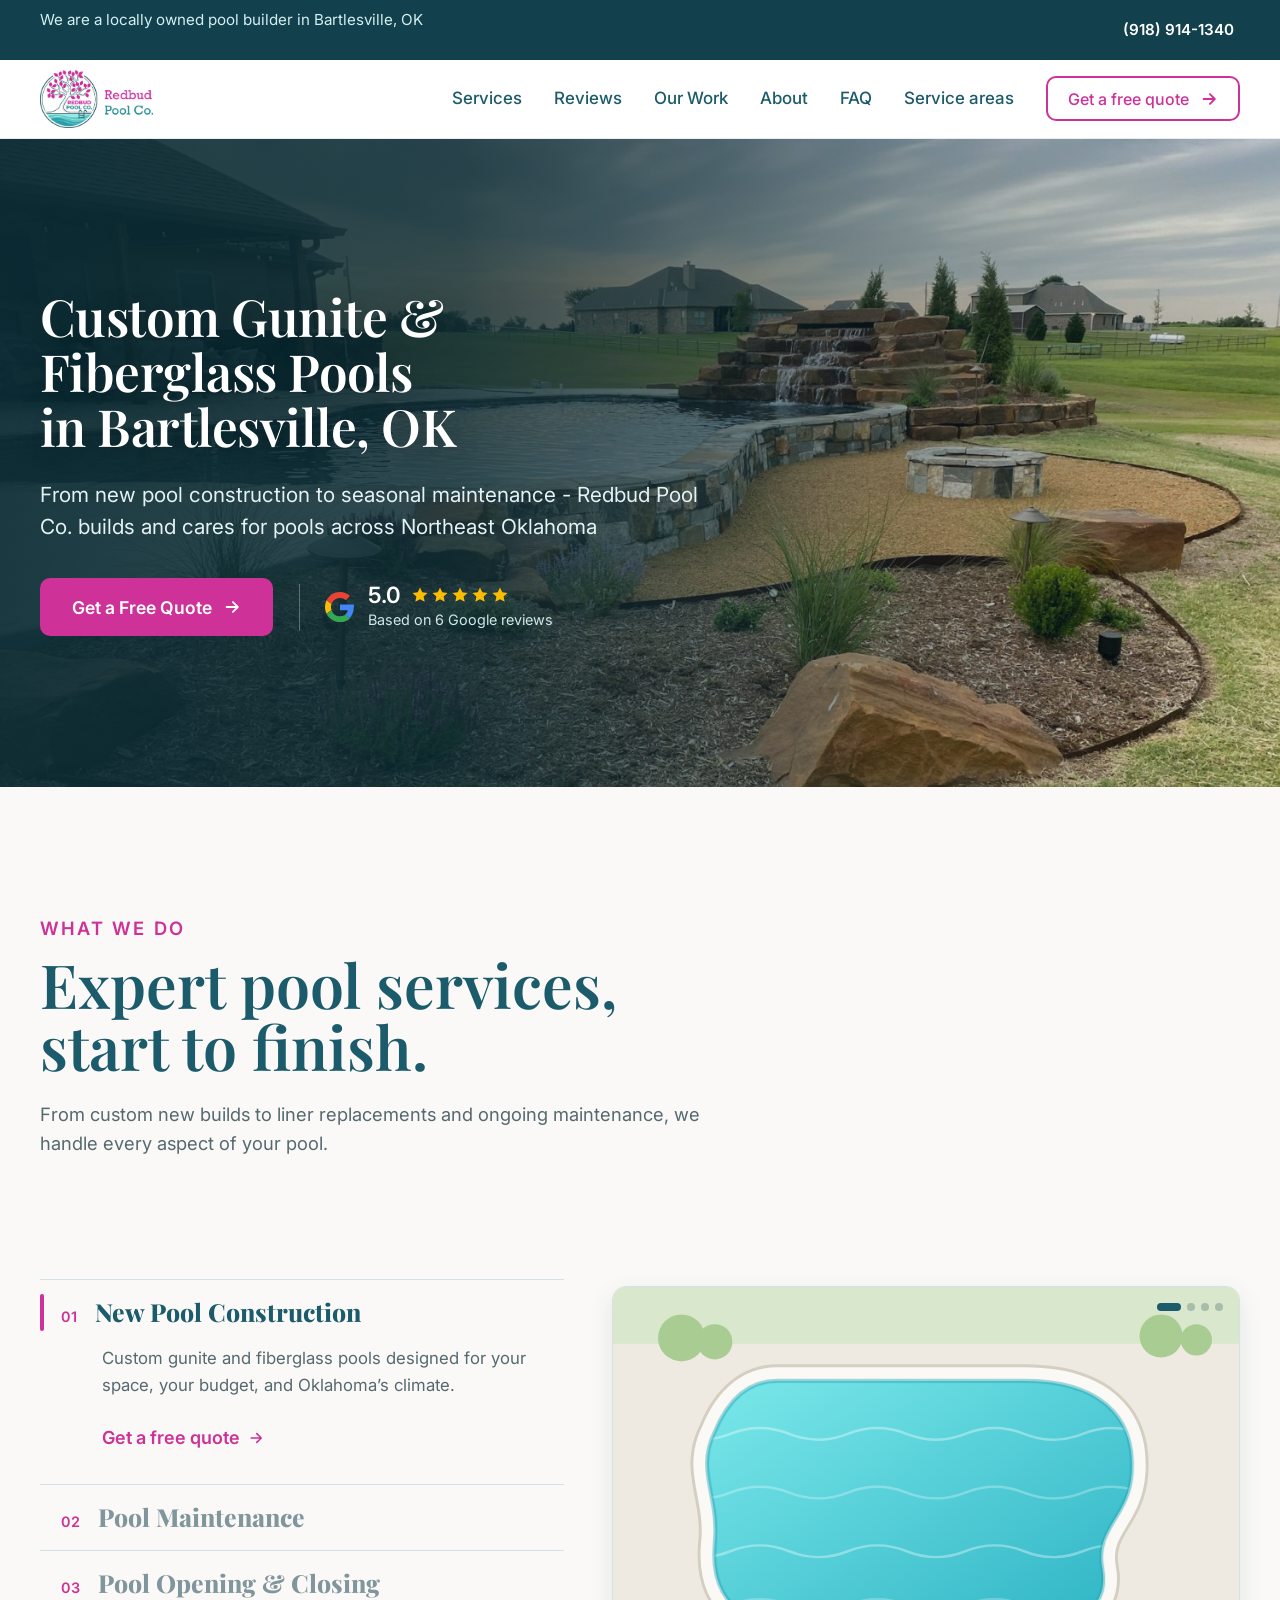
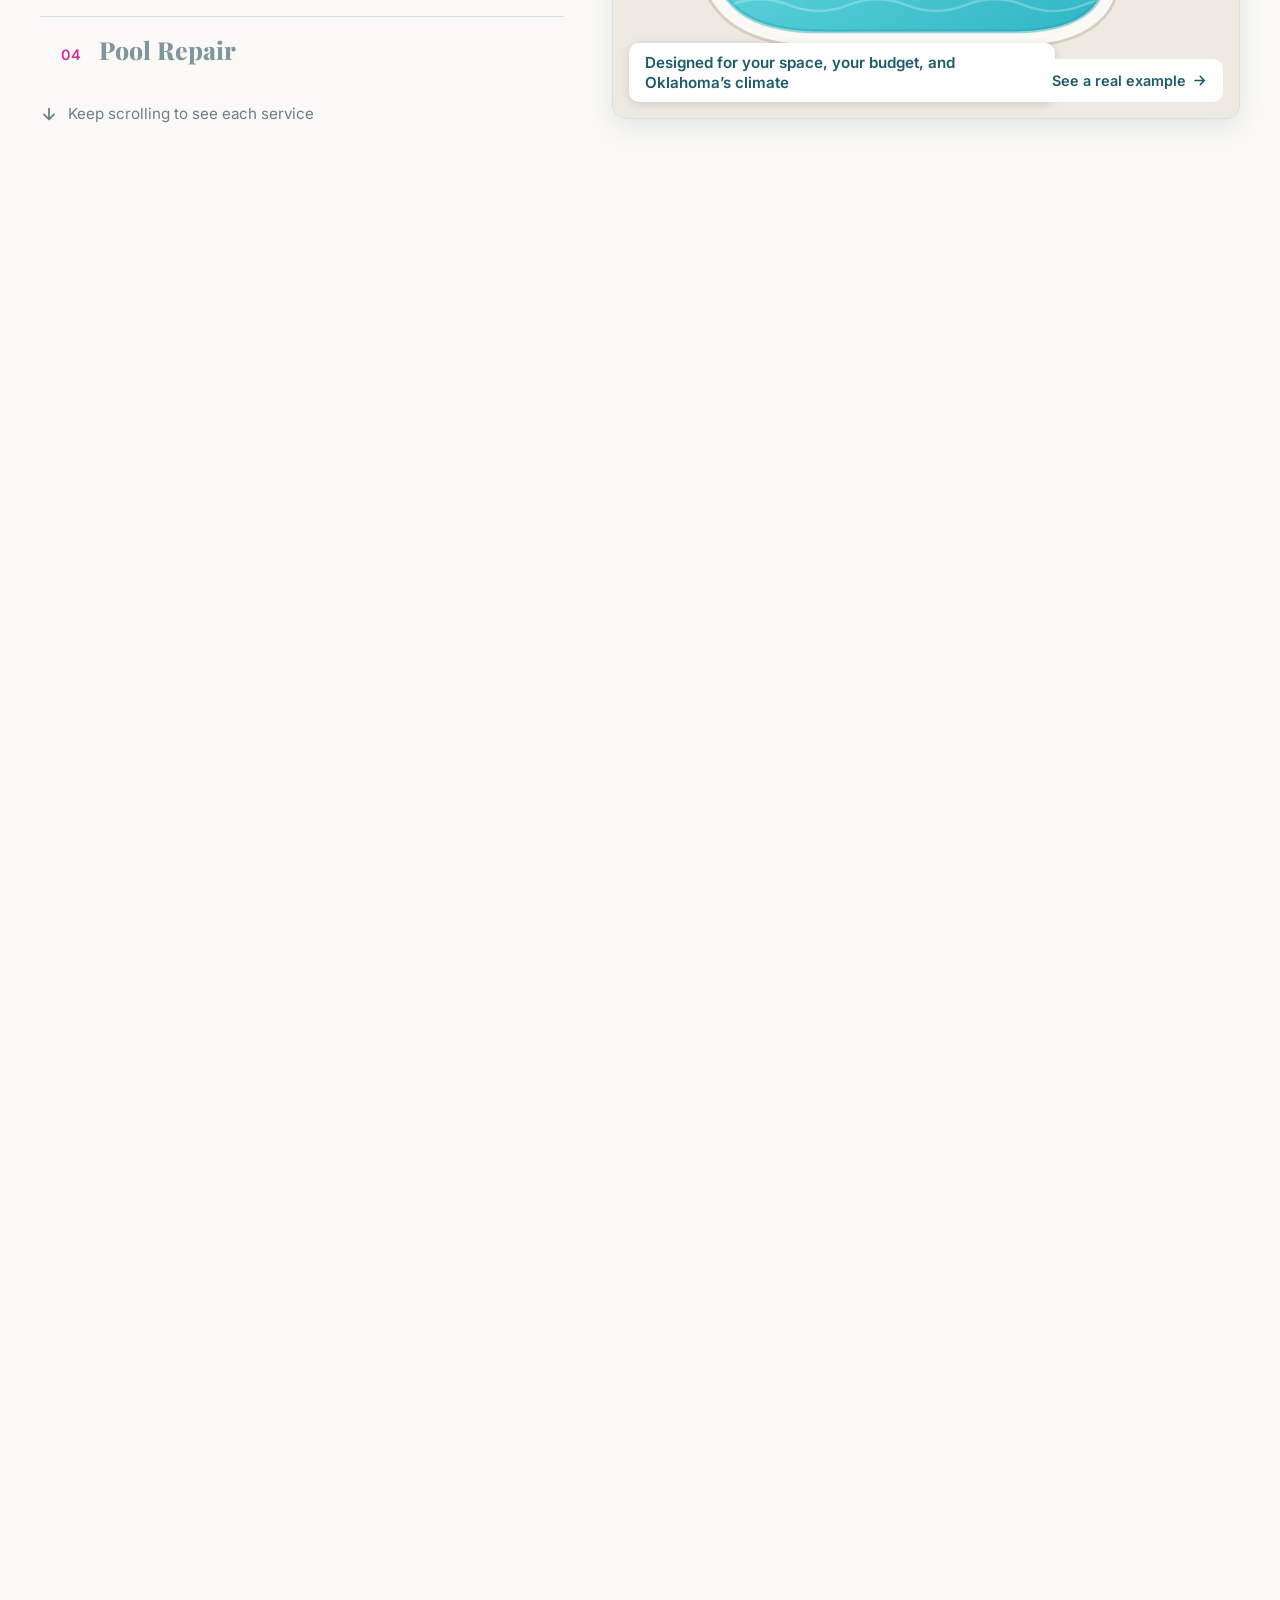
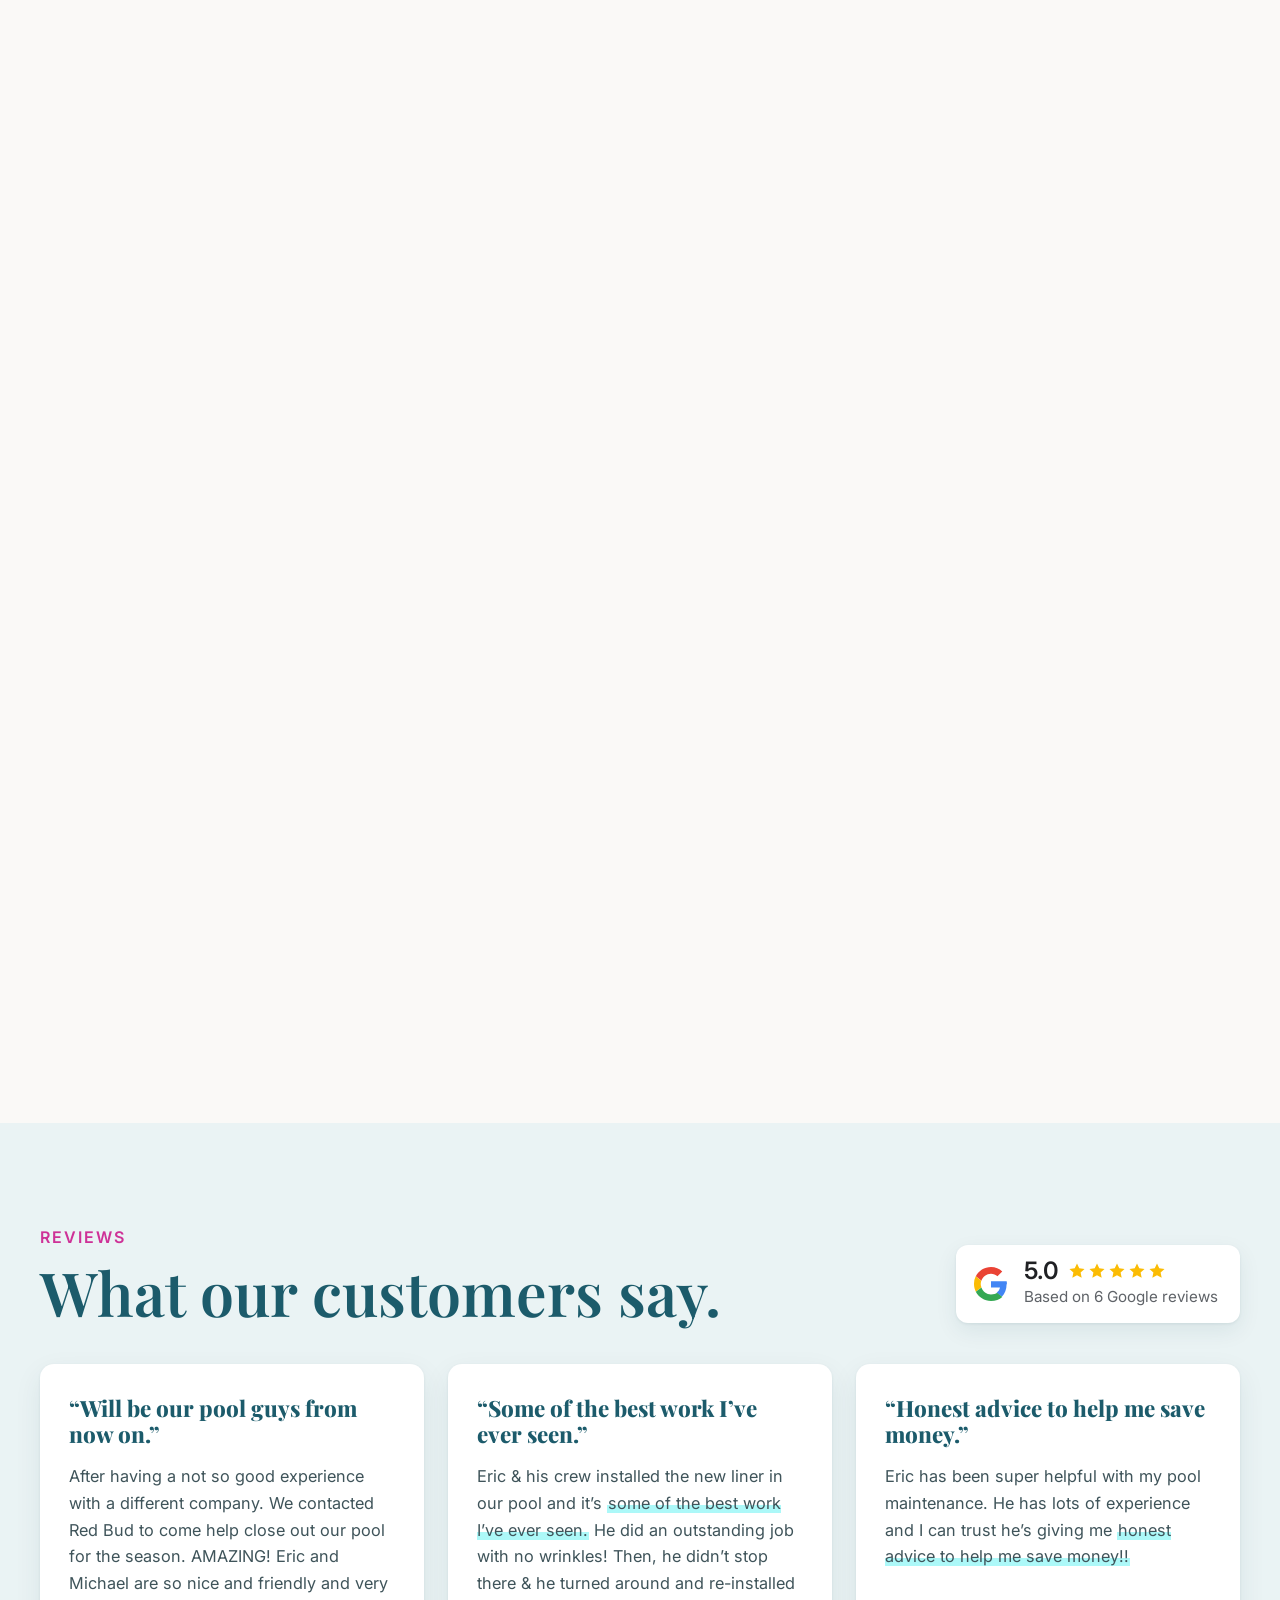
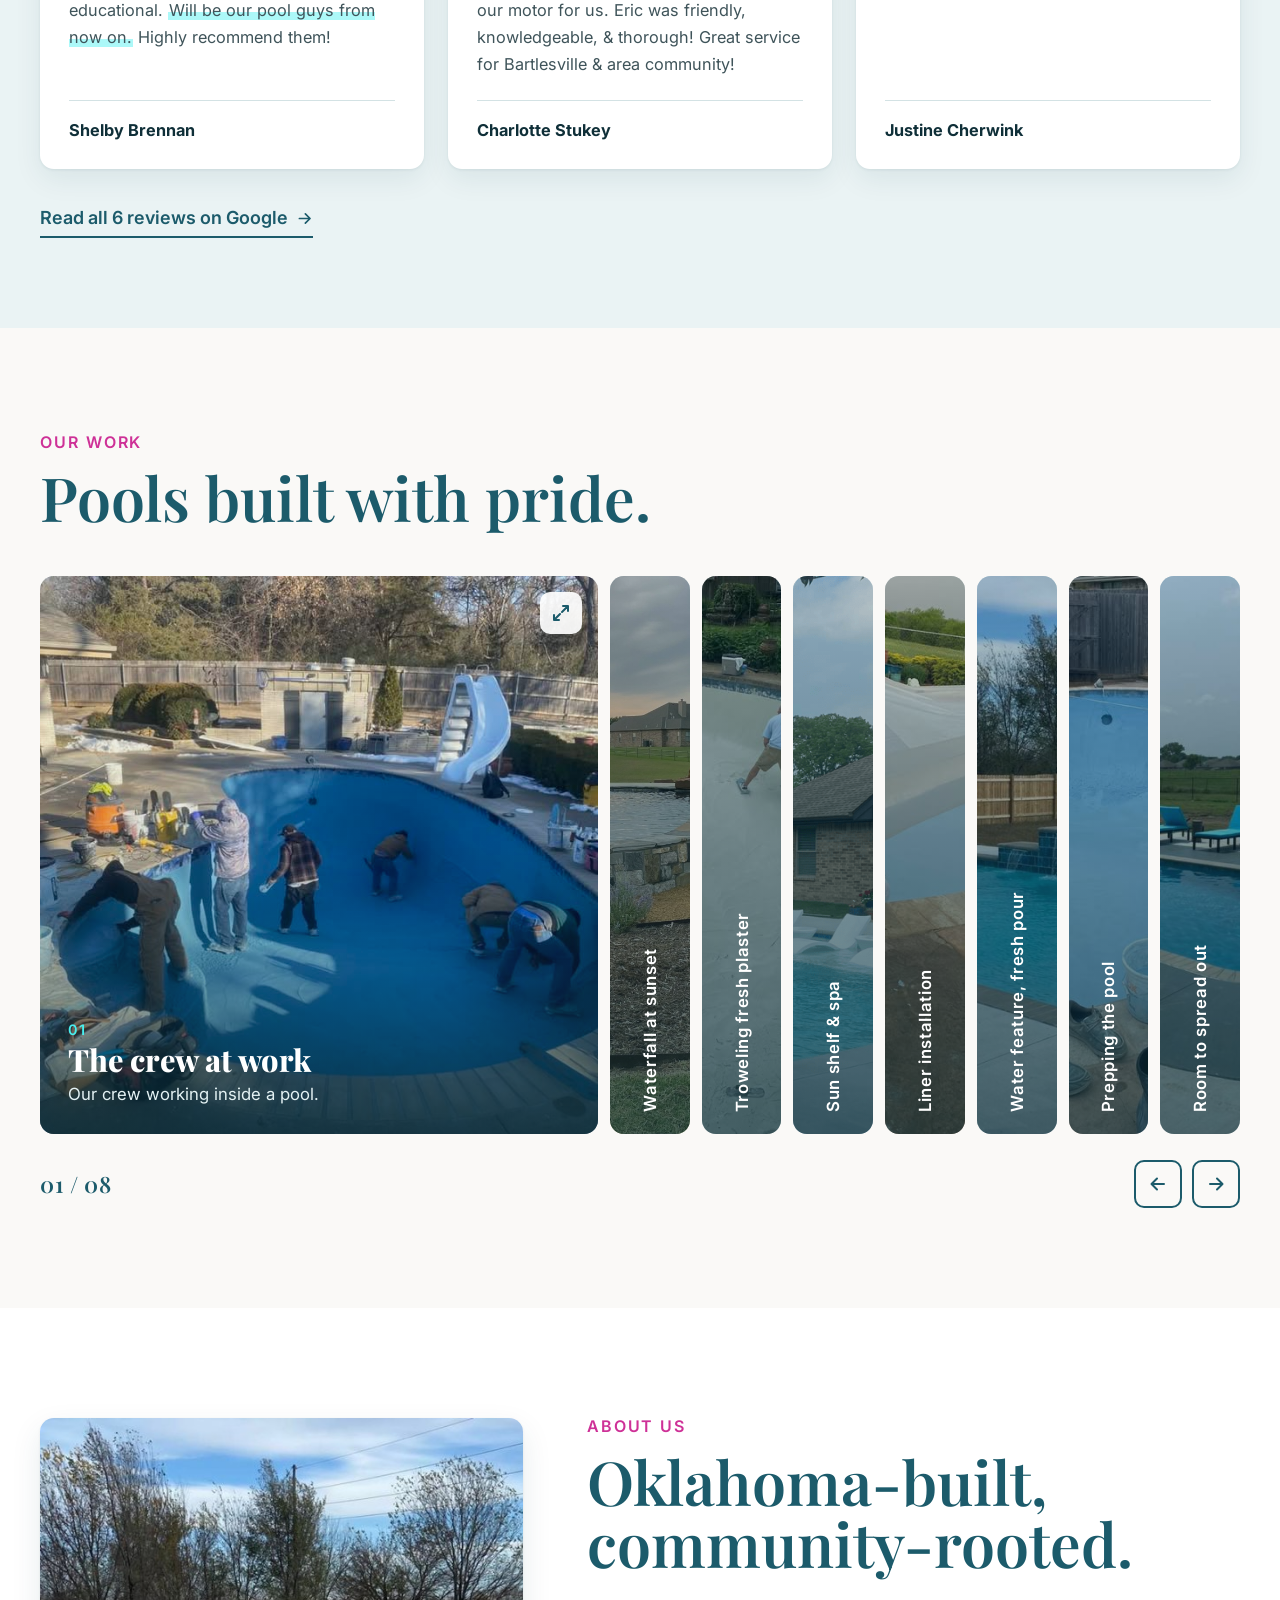
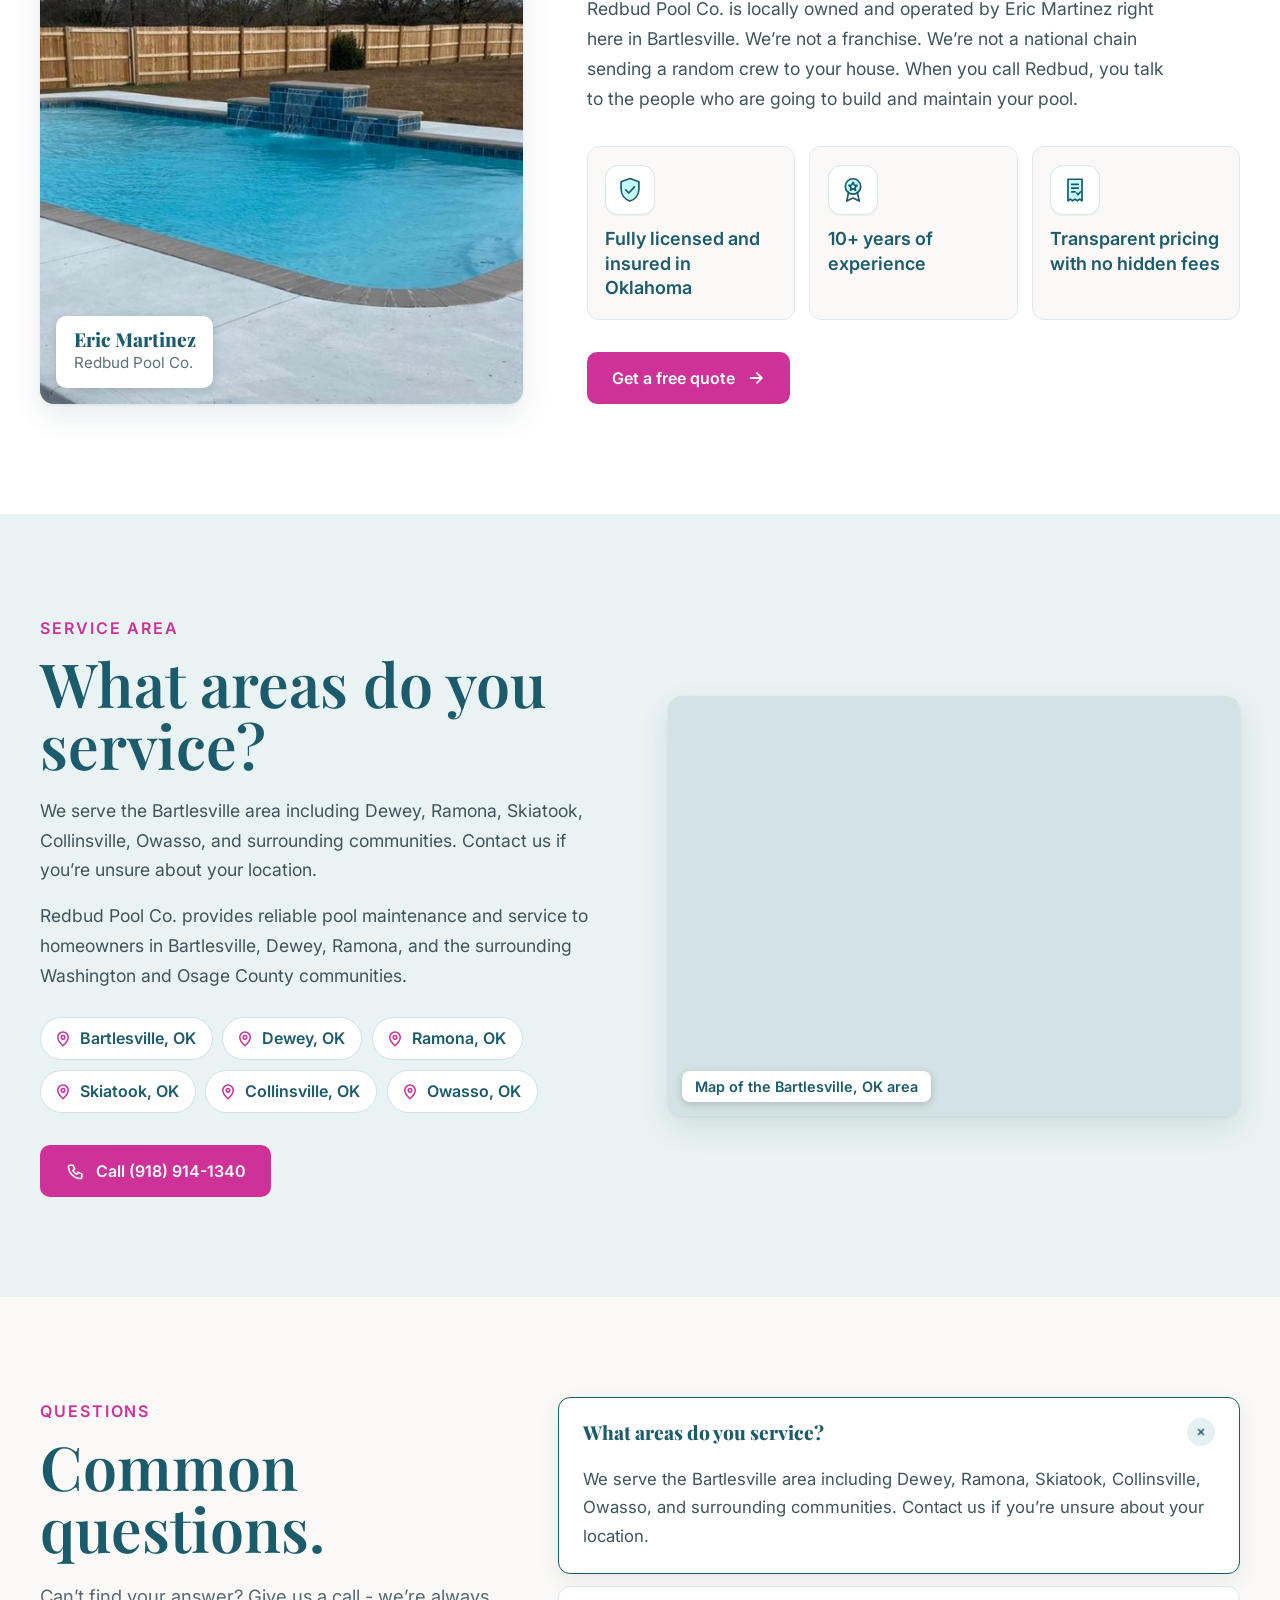
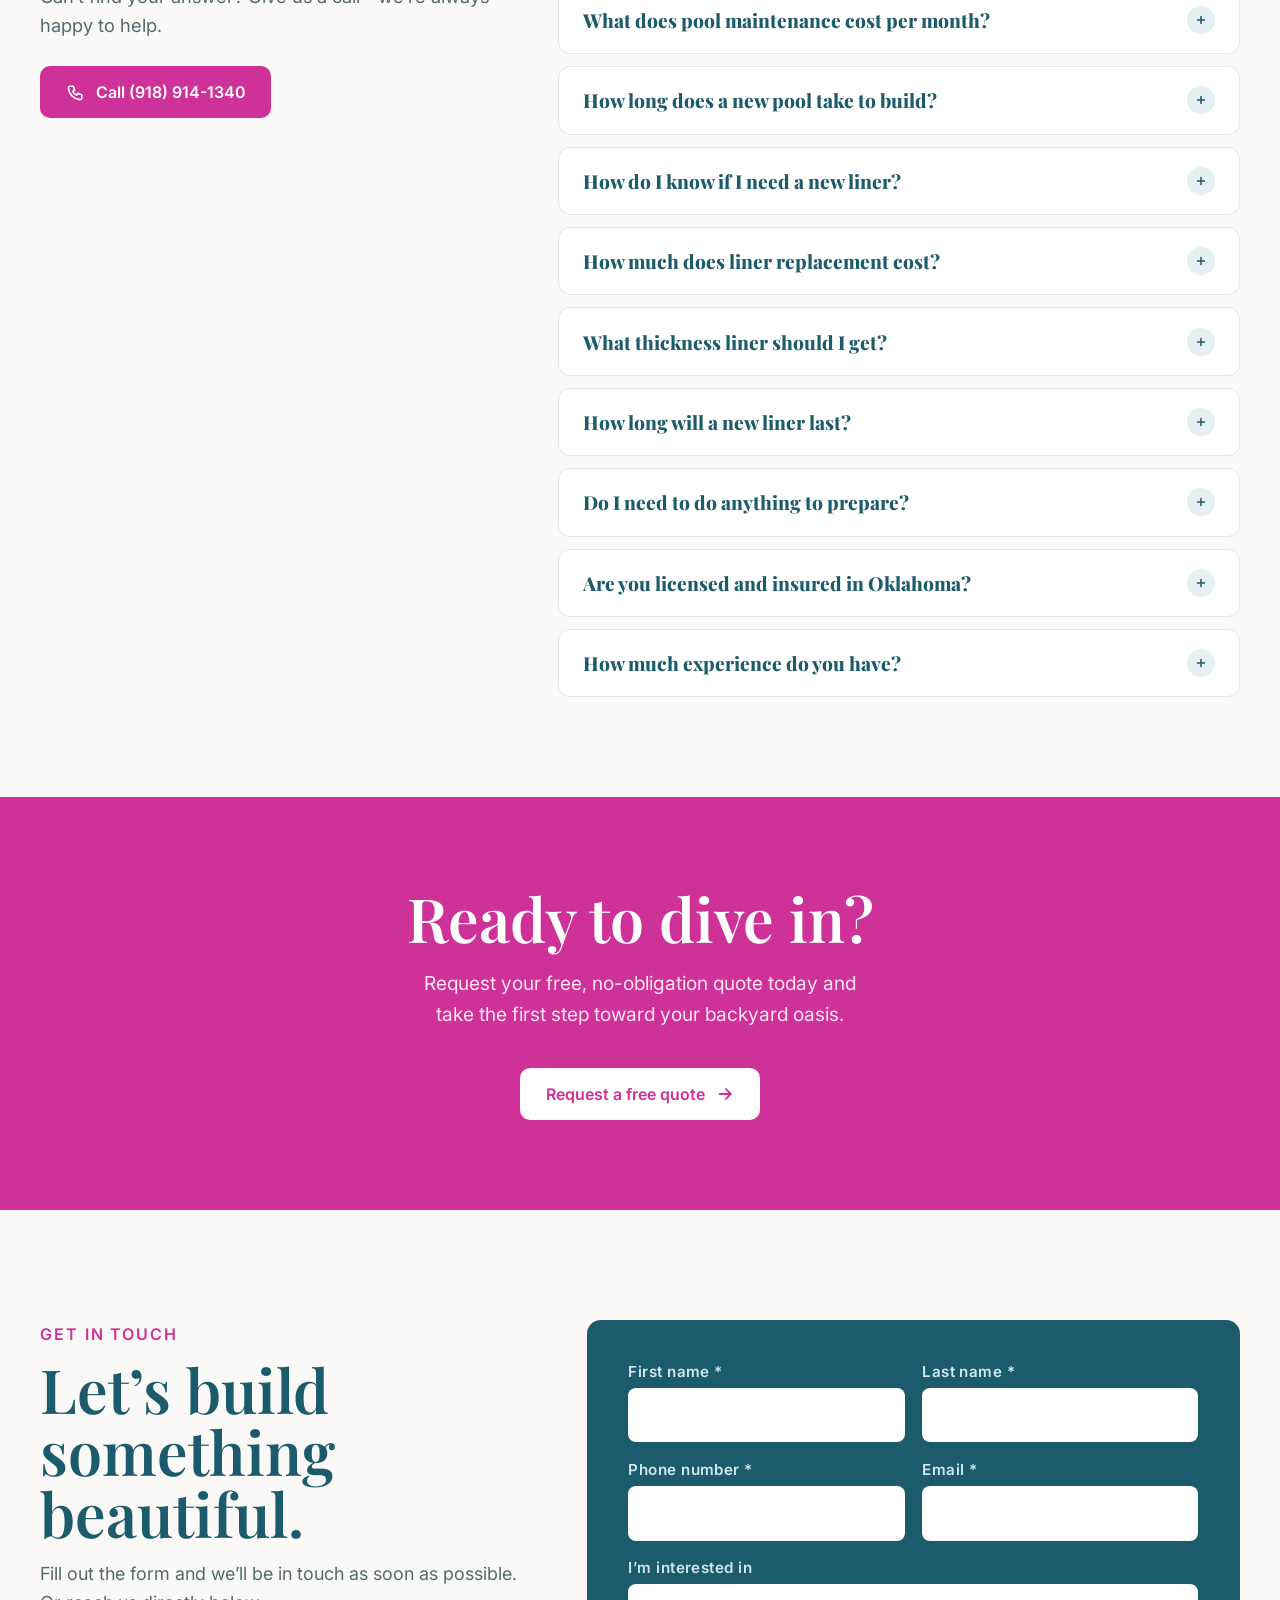
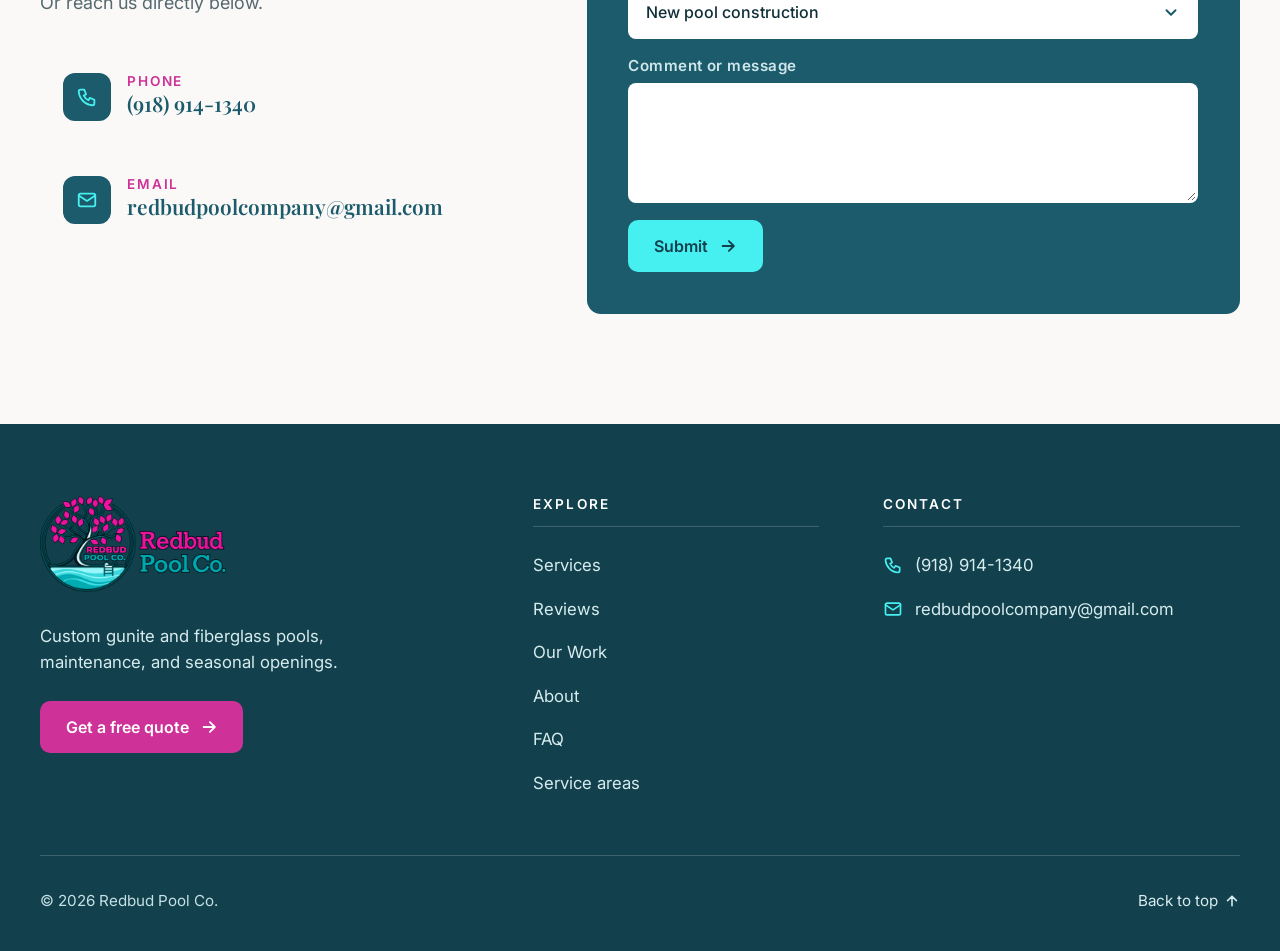
<file: index.html>
<!doctype html>
<html lang="en">
<head>
<meta charset="utf-8">
<meta name="viewport" content="width=device-width,initial-scale=1">
<title>Pool Builder Bartlesville, OK | Redbud Pool Company</title>
<meta name="description" content="We are a locally owned pool builder in Bartlesville, OK. Custom gunite and fiberglass pools, maintenance, and seasonal openings. 918.914.1340">
<link rel="preconnect" href="https://fonts.googleapis.com"><link rel="preconnect" href="https://fonts.gstatic.com" crossorigin>
<link href="https://fonts.googleapis.com/css2?family=Inter:wght@400;500;600;700&family=Playfair+Display:ital,wght@0,600;0,800;1,600&display=swap" rel="stylesheet">
<link rel="stylesheet" href="home.css?v=135">
</head>
<body>
<div class="topbar"><div class="wrap"><span>We are a locally owned pool builder in Bartlesville, OK</span><a href="tel:+19189141340">(918) 914-1340</a></div></div>
<header class="nav"><div class="wrap">
  <a class="logo" href="index.html" aria-label="Redbud Pool Co. home"><img src="assets/redbud-logo.png" alt="Redbud Pool Co."></a>
  <button class="burger" aria-label="Menu" aria-expanded="false"><span></span><span></span><span></span></button>
  <ul class="menu">
    <li><a href="#services">Services</a></li><li><a href="#reviews">Reviews</a></li><li><a href="#work">Our Work</a></li><li><a href="#about">About</a></li><li><a href="#faq">FAQ</a></li><li><a href="#area">Service areas</a></li>
    <li><a class="btn" href="#contact">Get a free quote <svg class="ar" viewBox="0 0 20 20" fill="none" stroke="currentColor" stroke-width="2" stroke-linecap="round" stroke-linejoin="round" aria-hidden="true"><path d="M4 10h12M11 4.5 16.5 10 11 15.5"/></svg></a></li>
  </ul>
</div></header>

<main id="main">
<section class="hero">
  <div class="hero-copy">
    <h1>Custom Gunite &amp; Fiberglass Pools in Bartlesville, OK</h1>
    <p class="lead">From new pool construction to seasonal maintenance - Redbud Pool Co. builds and cares for pools across Northeast Oklahoma</p>
    <div class="hero-cta"><a class="btn big" href="#contact">Get a Free Quote <svg class="ar" viewBox="0 0 20 20" fill="none" stroke="currentColor" stroke-width="2" stroke-linecap="round" stroke-linejoin="round" aria-hidden="true"><path d="M4 10h12M11 4.5 16.5 10 11 15.5"/></svg></a><a class="gbar" href="https://www.google.com/maps/place/Redbud+Pool+Co/data=!4m2!3m1!1s0x0:0x89cc2a04338c44eb" target="_blank" rel="noopener"><svg class="gicon" viewBox="0 0 48 48" aria-hidden="true"><path fill="#EA4335" d="M24 9.5c3.5 0 6.6 1.2 9.1 3.6l6.8-6.8C35.8 2.4 30.3 0 24 0 14.6 0 6.5 5.4 2.6 13.2l7.9 6.1C12.4 13.6 17.7 9.5 24 9.5z"/><path fill="#4285F4" d="M46.5 24.5c0-1.6-.1-3.1-.4-4.5H24v9h12.7c-.6 3-2.2 5.5-4.7 7.2l7.3 5.7c4.3-4 6.7-9.9 6.7-17.4z"/><path fill="#FBBC05" d="M10.5 28.7A14.5 14.5 0 0 1 9.5 24c0-1.6.3-3.2.8-4.7l-7.9-6.1A24 24 0 0 0 0 24c0 3.9.9 7.5 2.6 10.8l7.9-6.1z"/><path fill="#34A853" d="M24 48c6.5 0 11.9-2.1 15.9-5.8l-7.3-5.7c-2 1.4-4.6 2.3-8.6 2.3-6.3 0-11.6-4.1-13.5-9.8l-7.9 6.1C6.5 42.6 14.6 48 24 48z"/></svg><span class="gtxt"><span class="gtop"><b>5.0</b><span class="starrow" aria-hidden="true"><svg viewBox="0 0 20 20" aria-hidden="true"><path d="M10 1.6l2.5 5.4 5.9.7-4.4 4 1.2 5.8L10 14.6 4.8 17.5 6 11.7 1.6 7.7l5.9-.7z"/></svg><svg viewBox="0 0 20 20" aria-hidden="true"><path d="M10 1.6l2.5 5.4 5.9.7-4.4 4 1.2 5.8L10 14.6 4.8 17.5 6 11.7 1.6 7.7l5.9-.7z"/></svg><svg viewBox="0 0 20 20" aria-hidden="true"><path d="M10 1.6l2.5 5.4 5.9.7-4.4 4 1.2 5.8L10 14.6 4.8 17.5 6 11.7 1.6 7.7l5.9-.7z"/></svg><svg viewBox="0 0 20 20" aria-hidden="true"><path d="M10 1.6l2.5 5.4 5.9.7-4.4 4 1.2 5.8L10 14.6 4.8 17.5 6 11.7 1.6 7.7l5.9-.7z"/></svg><svg viewBox="0 0 20 20" aria-hidden="true"><path d="M10 1.6l2.5 5.4 5.9.7-4.4 4 1.2 5.8L10 14.6 4.8 17.5 6 11.7 1.6 7.7l5.9-.7z"/></svg></span></span><small>Based on 6 Google reviews</small></span></a></div>
  </div>
  <div class="hero-photo"><img src="assets/pool-494-project.jpg" alt="A Redbud pool with a stone waterfall at sunset" fetchpriority="high"></div>
</section>


<section class="services" id="services">
  <div class="wrap">
    <div class="sec-head"><div><p class="kicker">What we do</p><h2>Expert pool services,<br>start to finish.</h2></div><p>From custom new builds to liner replacements and ongoing maintenance, we handle every aspect of your pool.</p></div>
    <div class="svcx-track"><div class="svcx-sticky"><div class="svcx" data-state="build">
    <div class="svcx-list">
      <div class="item on" data-i="0"><button type="button" class="tab" id="t0" aria-expanded="true" aria-controls="m0"><span class="num">01</span><span class="ttl">New Pool Construction</span></button><div class="more" id="m0" role="region" aria-labelledby="t0"><div><p>Custom gunite and fiberglass pools designed for your space, your budget, and Oklahoma’s climate.</p><a class="go" href="#contact" data-svc="New pool construction">Get a free quote <svg class="ar" viewBox="0 0 20 20" fill="none" stroke="currentColor" stroke-width="2" stroke-linecap="round" stroke-linejoin="round" aria-hidden="true"><path d="M4 10h12M11 4.5 16.5 10 11 15.5"/></svg></a></div></div></div>
      <div class="item" data-i="1"><button type="button" class="tab" id="t1" aria-expanded="false" aria-controls="m1"><span class="num">02</span><span class="ttl">Pool Maintenance</span></button><div class="more" id="m1" role="region" aria-labelledby="t1"><div><p>Maintenance plans to keep your water clean, your equipment running, and your pool ready to use. We test, treat, and take care of it so you don’t have to.</p><a class="go" href="#contact" data-svc="Pool maintenance">Get a free quote <svg class="ar" viewBox="0 0 20 20" fill="none" stroke="currentColor" stroke-width="2" stroke-linecap="round" stroke-linejoin="round" aria-hidden="true"><path d="M4 10h12M11 4.5 16.5 10 11 15.5"/></svg></a></div></div></div>
      <div class="item" data-i="2"><button type="button" class="tab" id="t2" aria-expanded="false" aria-controls="m2"><span class="num">03</span><span class="ttl">Pool Opening &amp; Closing</span></button><div class="more" id="m2" role="region" aria-labelledby="t2"><div><p>Seasonal opening and closing services so your pool is protected through winter and ready to go in spring. We handle everything.</p><a class="go" href="#contact" data-svc="Pool opening &amp; closing">Get a free quote <svg class="ar" viewBox="0 0 20 20" fill="none" stroke="currentColor" stroke-width="2" stroke-linecap="round" stroke-linejoin="round" aria-hidden="true"><path d="M4 10h12M11 4.5 16.5 10 11 15.5"/></svg></a></div></div></div>
      <div class="item" data-i="3"><button type="button" class="tab" id="t3" aria-expanded="false" aria-controls="m3"><span class="num">04</span><span class="ttl">Pool Repair</span></button><div class="more" id="m3" role="region" aria-labelledby="t3"><div><p>We offer repair services so you can continue to enjoy your pool.</p><a class="go" href="#contact" data-svc="Pool repair">Get a free quote <svg class="ar" viewBox="0 0 20 20" fill="none" stroke="currentColor" stroke-width="2" stroke-linecap="round" stroke-linejoin="round" aria-hidden="true"><path d="M4 10h12M11 4.5 16.5 10 11 15.5"/></svg></a></div></div></div>
      <p class="hint"><svg viewBox="0 0 20 20" fill="none" stroke="currentColor" stroke-width="2" stroke-linecap="round" stroke-linejoin="round" aria-hidden="true"><path d="M10 4v12M4.5 10.5 10 16l5.5-5.5"/></svg>Keep scrolling to see each service</p>
    </div>
    <div class="svcx-stage">
      <svg class="pool" viewBox="0 0 640 440" preserveAspectRatio="xMidYMid slice" role="img" aria-label="Illustration of a pool: Pool construction" id="poolsvg">
        <defs>
          <path id="P" d="M168 96 H420 C492 96 534 128 530 190 C527 236 492 246 500 288 C508 332 466 352 410 352 H214 C140 352 98 326 104 262 C109 214 84 188 104 148 C118 114 140 96 168 96 Z"/>
          <clipPath id="poolClip"><use href="#P"/></clipPath>
          <linearGradient id="wg" x1="0" y1="0" x2="1" y2="1"><stop offset="0" stop-color="#7BE8EA"/><stop offset="1" stop-color="#2DB3C4"/></linearGradient>
          <pattern id="coverPat" width="16" height="16" patternUnits="userSpaceOnUse" patternTransform="rotate(35)"><rect width="16" height="16" fill="#1C5B6B"/><rect width="6" height="16" fill="#25707f"/></pattern>
          <pattern id="dirtPat" width="22" height="22" patternUnits="userSpaceOnUse"><rect width="22" height="22" fill="#C9A47B"/><circle cx="5" cy="6" r="2" fill="#B58D63"/><circle cx="16" cy="15" r="2.4" fill="#B58D63"/><circle cx="14" cy="4" r="1.3" fill="#D8B78F"/></pattern>
          <path id="wave" d="M0 0 q30 -12 60 0 t60 0 t60 0 t60 0 t60 0 t60 0 t60 0 t60 0 t60 0 t60 0 t60 0 t60 0 t60 0 t60 0 t60 0 t60 0 t60 0 t60 0 t60 0 t60 0"/>
          <path id="leafp" d="M0 0 c6 -10 18 -10 24 0 c-6 10 -18 10 -24 0z"/>
          <path id="spark" d="M0 -9 L2.2 -2.2 L9 0 L2.2 2.2 L0 9 L-2.2 2.2 L-9 0 L-2.2 -2.2Z"/>
        </defs>
        <rect width="640" height="440" fill="#EEEAE2"/>
        <rect width="640" height="58" fill="#D9E8CC"/>
        <g fill="#A9CC93"><circle cx="70" cy="52" r="24"/><circle cx="104" cy="56" r="18"/><circle cx="560" cy="50" r="22"/><circle cx="596" cy="54" r="16"/></g>
        <g fill="#fff" stroke="#D5CFC2" stroke-width="2"><rect x="150" y="386" width="86" height="28" rx="14"/><rect x="256" y="386" width="86" height="28" rx="14"/></g>
        <g fill="#7BE8EA"><rect x="158" y="391" width="30" height="18" rx="9"/><rect x="264" y="391" width="30" height="18" rx="9"/></g>
        <use href="#P" fill="none" stroke="#D5CFC2" stroke-width="34" stroke-linejoin="round"/>
        <use href="#P" fill="none" stroke="#FBF9F5" stroke-width="28" stroke-linejoin="round"/>
        <use href="#P" fill="url(#wg)"/>
        <g clip-path="url(#poolClip)">
          <g class="rip a"><use href="#wave" x="-240" y="150" fill="none" stroke="#fff" stroke-opacity=".35" stroke-width="2.5"/></g>
          <g class="rip b"><use href="#wave" x="-240" y="210" fill="none" stroke="#fff" stroke-opacity=".28" stroke-width="2.5"/></g>
          <g class="rip a"><use href="#wave" x="-240" y="270" fill="none" stroke="#fff" stroke-opacity=".35" stroke-width="2.5"/></g>
          <g class="rip b"><use href="#wave" x="-240" y="325" fill="none" stroke="#fff" stroke-opacity=".25" stroke-width="2.5"/></g>
          <rect class="dirt" width="640" height="440" fill="url(#dirtPat)"/>
          <rect class="cover" width="640" height="440" fill="url(#coverPat)"/>
          <g class="l-repair">
            <path class="crack" pathLength="100" d="M352 292 l18 -16 l-8 -18 l20 -13 l-5 -16 l16 -11" fill="none" stroke="#12404c" stroke-width="4" stroke-linecap="round" stroke-linejoin="round"/>
            <g class="bubs" fill="#fff" fill-opacity=".85"><circle class="bub" cx="372" cy="262" r="4"/><circle class="bub d2" cx="386" cy="244" r="3"/><circle class="bub d3" cx="364" cy="272" r="3.2"/></g>
            <g class="patch"><rect x="344" y="226" width="92" height="58" rx="12" fill="#CE3197"/><rect x="351" y="233" width="78" height="44" rx="8" fill="none" stroke="#fff" stroke-width="2" stroke-dasharray="5 5"/></g>
          </g>
        </g>
        <use href="#P" fill="none" stroke="#1FA3B4" stroke-opacity=".45" stroke-width="4"/>
        <path class="b-outline" pathLength="1000" d="M168 96 H420 C492 96 534 128 530 190 C527 236 492 246 500 288 C508 332 466 352 410 352 H214 C140 352 98 326 104 262 C109 214 84 188 104 148 C118 114 140 96 168 96 Z" fill="none" stroke="#CE3197" stroke-width="4" stroke-linejoin="round"/>
        <g class="l-maint">
          <rect x="522" y="172" width="22" height="30" rx="5" fill="#8FA3A8"/>
          <g transform="translate(210 150)"><use class="leaf" href="#leafp" fill="#B7873A" style="--dx:300px;--dy:40px"/></g>
          <g transform="translate(300 290)"><use class="leaf l2" href="#leafp" fill="#9C7A33" style="--dx:215px;--dy:-100px"/></g>
          <g transform="translate(400 130)"><use class="leaf l3" href="#leafp" fill="#B7873A" style="--dx:115px;--dy:60px"/></g>
          <g fill="#fff"><use class="sp" href="#spark" x="190" y="230"/><use class="sp s2" href="#spark" x="330" y="180"/><use class="sp s3" href="#spark" x="440" y="285"/></g>
        </g>
        <g class="l-season">
          <g class="sun"><circle cx="572" cy="100" r="15" fill="#FFC93C"/><g stroke="#FFC93C" stroke-width="3" stroke-linecap="round"><path d="M572 72v8M572 120v8M544 100h8M592 100h8M552 80l6 6M586 114l6 6M592 80l-6 6M558 114l-6 6"/></g></g>
          <g class="flake" stroke="#fff" stroke-width="3" stroke-linecap="round" fill="none"><circle cx="572" cy="100" r="22" fill="#1C5B6B" stroke="none"/><path d="M572 86v28M560 93l24 14M584 93l-24 14"/></g>
          <g class="snow" fill="#fff"><circle class="f" cx="170" cy="140" r="3.5"/><circle class="f f2" cx="230" cy="260" r="3"/><circle class="f f3" cx="290" cy="170" r="3.5"/><circle class="f f4" cx="350" cy="300" r="3"/><circle class="f f2" cx="410" cy="150" r="3.5"/><circle class="f f3" cx="470" cy="240" r="3"/><circle class="f" cx="260" cy="110" r="3"/><circle class="f f4" cx="440" cy="320" r="3.5"/></g>
        </g>
        <g class="check"><circle cx="436" cy="224" r="16" fill="#fff" stroke="#47F0F0" stroke-width="3"/><path d="M428 224l6 6 11-12" fill="none" stroke="#1C9A6B" stroke-width="4" stroke-linecap="round" stroke-linejoin="round"/></g>
      </svg>
      <div class="dots" aria-hidden="true"><i class="on"></i><i></i><i></i><i></i></div>
      <p class="chip c-build">Designed for your space, your budget, and Oklahoma’s climate</p>
      <p class="chip c-maint">We test, treat, and take care of it</p>
      <p class="chip c-season"><span class="t-open">Ready to go in spring</span><span class="t-closed">Protected through winter</span></p>
      <p class="chip c-repair">So you can continue to enjoy your pool</p>
      <a class="real" href="#work">See a real example <svg class="ar" viewBox="0 0 20 20" fill="none" stroke="currentColor" stroke-width="2" stroke-linecap="round" stroke-linejoin="round" aria-hidden="true"><path d="M4 10h12M11 4.5 16.5 10 11 15.5"/></svg></a>
    </div>
  </div></div></div>
  </div>
</section>

<section class="reviews" id="reviews">
  <div class="wrap">
    <div class="rev-head"><div><p class="kicker">Reviews</p><h2>What our customers say.</h2></div><a class="gbar light" href="https://www.google.com/maps/place/Redbud+Pool+Co/data=!4m2!3m1!1s0x0:0x89cc2a04338c44eb" target="_blank" rel="noopener"><svg class="gicon" viewBox="0 0 48 48" aria-hidden="true"><path fill="#EA4335" d="M24 9.5c3.5 0 6.6 1.2 9.1 3.6l6.8-6.8C35.8 2.4 30.3 0 24 0 14.6 0 6.5 5.4 2.6 13.2l7.9 6.1C12.4 13.6 17.7 9.5 24 9.5z"/><path fill="#4285F4" d="M46.5 24.5c0-1.6-.1-3.1-.4-4.5H24v9h12.7c-.6 3-2.2 5.5-4.7 7.2l7.3 5.7c4.3-4 6.7-9.9 6.7-17.4z"/><path fill="#FBBC05" d="M10.5 28.7A14.5 14.5 0 0 1 9.5 24c0-1.6.3-3.2.8-4.7l-7.9-6.1A24 24 0 0 0 0 24c0 3.9.9 7.5 2.6 10.8l7.9-6.1z"/><path fill="#34A853" d="M24 48c6.5 0 11.9-2.1 15.9-5.8l-7.3-5.7c-2 1.4-4.6 2.3-8.6 2.3-6.3 0-11.6-4.1-13.5-9.8l-7.9 6.1C6.5 42.6 14.6 48 24 48z"/></svg><span class="gtxt"><span class="gtop"><b>5.0</b><span class="starrow" aria-hidden="true"><svg viewBox="0 0 20 20" aria-hidden="true"><path d="M10 1.6l2.5 5.4 5.9.7-4.4 4 1.2 5.8L10 14.6 4.8 17.5 6 11.7 1.6 7.7l5.9-.7z"/></svg><svg viewBox="0 0 20 20" aria-hidden="true"><path d="M10 1.6l2.5 5.4 5.9.7-4.4 4 1.2 5.8L10 14.6 4.8 17.5 6 11.7 1.6 7.7l5.9-.7z"/></svg><svg viewBox="0 0 20 20" aria-hidden="true"><path d="M10 1.6l2.5 5.4 5.9.7-4.4 4 1.2 5.8L10 14.6 4.8 17.5 6 11.7 1.6 7.7l5.9-.7z"/></svg><svg viewBox="0 0 20 20" aria-hidden="true"><path d="M10 1.6l2.5 5.4 5.9.7-4.4 4 1.2 5.8L10 14.6 4.8 17.5 6 11.7 1.6 7.7l5.9-.7z"/></svg><svg viewBox="0 0 20 20" aria-hidden="true"><path d="M10 1.6l2.5 5.4 5.9.7-4.4 4 1.2 5.8L10 14.6 4.8 17.5 6 11.7 1.6 7.7l5.9-.7z"/></svg></span></span><small>Based on 6 Google reviews</small></span></a></div>
    <div class="rev-grid">
      <article class="rev"><h3>“Will be our pool guys from now on.”</h3><p>After having a not so good experience with a different company. We contacted Red Bud to come help close out our pool for the season. AMAZING! Eric and Michael are so nice and friendly and very educational. <mark>Will be our pool guys from now on.</mark> Highly recommend them!</p><footer><strong>Shelby Brennan</strong></footer></article>
      <article class="rev"><h3>“Some of the best work I’ve ever seen.”</h3><p>Eric &amp; his crew installed the new liner in our pool and it’s <mark>some of the best work I’ve ever seen.</mark> He did an outstanding job with no wrinkles! Then, he didn’t stop there &amp; he turned around and re-installed our motor for us. Eric was friendly, knowledgeable, &amp; thorough! Great service for Bartlesville &amp; area community!</p><footer><strong>Charlotte Stukey</strong></footer></article>
      <article class="rev"><h3>“Honest advice to help me save money.”</h3><p>Eric has been super helpful with my pool maintenance. He has lots of experience and I can trust he’s giving me <mark>honest advice to help me save money!!</mark></p><footer><strong>Justine Cherwink</strong></footer></article>
    </div>
    <p class="rev-more"><a class="tlink" href="https://www.google.com/maps/place/Redbud+Pool+Co/data=!4m2!3m1!1s0x0:0x89cc2a04338c44eb" target="_blank" rel="noopener">Read all 6 reviews on Google <svg class="ar" viewBox="0 0 20 20" fill="none" stroke="currentColor" stroke-width="2" stroke-linecap="round" stroke-linejoin="round" aria-hidden="true"><path d="M4 10h12M11 4.5 16.5 10 11 15.5"/></svg></a></p>
  </div>
</section>

<section class="work" id="work">
  <div class="wrap">
    <div class="sec-head"><p class="kicker">Our work</p><h2>Pools built with pride.</h2></div>
    <div class="gal">
      <button type="button" class="gal-item on" aria-expanded="true" aria-label="Photo 1 of 8: The crew at work" data-full="assets/work/crew-in-pool.jpg" data-cap="The Redbud crew at work inside a pool." style="--pos:50% 50%"><img src="assets/work/crew-in-pool.jpg" alt="The Redbud crew working in a pool" loading="lazy"><span class="gal-shade"></span><span class="gal-v">The crew at work</span><span class="gal-cap"><span class="gal-n">01</span><strong>The crew at work</strong><span>Our crew working inside a pool.</span></span><span class="gal-exp" aria-hidden="true"><svg viewBox="0 0 20 20" fill="none" stroke="currentColor" stroke-width="2" stroke-linecap="round" stroke-linejoin="round" aria-hidden="true"><path d="M12 3h5v5M8 17H3v-5M17 3l-6 6M3 17l6-6"/></svg></span></button>
      <button type="button" class="gal-item" aria-expanded="false" aria-label="Photo 2 of 8: Waterfall at sunset" data-full="assets/pool-494-project.jpg" data-cap="Stone waterfall, fire pit and a sunset to match." style="--pos:50% 55%"><img src="assets/pool-494-project.jpg" alt="Redbud pool with a stone waterfall and fire pit" loading="lazy"><span class="gal-shade"></span><span class="gal-v">Waterfall at sunset</span><span class="gal-cap"><span class="gal-n">02</span><strong>Waterfall at sunset</strong><span>Natural stone, fire pit and native planting.</span></span><span class="gal-exp" aria-hidden="true"><svg viewBox="0 0 20 20" fill="none" stroke="currentColor" stroke-width="2" stroke-linecap="round" stroke-linejoin="round" aria-hidden="true"><path d="M12 3h5v5M8 17H3v-5M17 3l-6 6M3 17l6-6"/></svg></span></button>
      <button type="button" class="gal-item" aria-expanded="false" aria-label="Photo 3 of 8: Troweling fresh plaster" data-full="assets/work/plaster-crew.jpg" data-cap="Crew members smoothing a new plaster finish by hand." style="--pos:50% 50%"><img src="assets/work/plaster-crew.jpg" alt="Redbud crew troweling fresh plaster in a pool" loading="lazy"><span class="gal-shade"></span><span class="gal-v">Troweling fresh plaster</span><span class="gal-cap"><span class="gal-n">03</span><strong>Troweling fresh plaster</strong><span>Smoothing a new plaster finish by hand.</span></span><span class="gal-exp" aria-hidden="true"><svg viewBox="0 0 20 20" fill="none" stroke="currentColor" stroke-width="2" stroke-linecap="round" stroke-linejoin="round" aria-hidden="true"><path d="M12 3h5v5M8 17H3v-5M17 3l-6 6M3 17l6-6"/></svg></span></button>
      <button type="button" class="gal-item" aria-expanded="false" aria-label="Photo 4 of 8: Sun shelf &amp; spa" data-full="assets/pool-482-project.png" data-cap="Sun shelf loungers and a raised spa, steps from the back porch." style="--pos:60% 60%"><img src="assets/pool-482-project.png" alt="Redbud pool with sun shelf loungers and a spa" loading="lazy"><span class="gal-shade"></span><span class="gal-v">Sun shelf &amp; spa</span><span class="gal-cap"><span class="gal-n">04</span><strong>Sun shelf &amp; spa</strong><span>Loungers in the water, covered patio beyond.</span></span><span class="gal-exp" aria-hidden="true"><svg viewBox="0 0 20 20" fill="none" stroke="currentColor" stroke-width="2" stroke-linecap="round" stroke-linejoin="round" aria-hidden="true"><path d="M12 3h5v5M8 17H3v-5M17 3l-6 6M3 17l6-6"/></svg></span></button>
      <button type="button" class="gal-item" aria-expanded="false" aria-label="Photo 5 of 8: Liner installation" data-full="assets/work/liner-install.jpg" data-cap="Fitting a new vinyl liner under protective sheeting." style="--pos:50% 50%"><img src="assets/work/liner-install.jpg" alt="Redbud crew installing a pool liner under protective sheeting" loading="lazy"><span class="gal-shade"></span><span class="gal-v">Liner installation</span><span class="gal-cap"><span class="gal-n">05</span><strong>Liner installation</strong><span>Fitting a new vinyl liner under protective sheeting.</span></span><span class="gal-exp" aria-hidden="true"><svg viewBox="0 0 20 20" fill="none" stroke="currentColor" stroke-width="2" stroke-linecap="round" stroke-linejoin="round" aria-hidden="true"><path d="M12 3h5v5M8 17H3v-5M17 3l-6 6M3 17l6-6"/></svg></span></button>
      <button type="button" class="gal-item" aria-expanded="false" aria-label="Photo 6 of 8: Water feature, fresh pour" data-full="assets/pool-476-project.jpg" data-cap="A pool with a three-spout tiled water feature." style="--pos:50% 55%"><img src="assets/pool-476-project.jpg" alt="Redbud pool with a tiled water feature" loading="lazy"><span class="gal-shade"></span><span class="gal-v">Water feature, fresh pour</span><span class="gal-cap"><span class="gal-n">06</span><strong>Water feature, fresh pour</strong><span>Tiled spillway into a clean new deck.</span></span><span class="gal-exp" aria-hidden="true"><svg viewBox="0 0 20 20" fill="none" stroke="currentColor" stroke-width="2" stroke-linecap="round" stroke-linejoin="round" aria-hidden="true"><path d="M12 3h5v5M8 17H3v-5M17 3l-6 6M3 17l6-6"/></svg></span></button>
      <button type="button" class="gal-item" aria-expanded="false" aria-label="Photo 7 of 8: Prepping the pool" data-full="assets/work/crew-prep.jpg" data-cap="Our crew preparing a pool for the next step." style="--pos:50% 50%"><img src="assets/work/crew-prep.jpg" alt="Redbud crew preparing a pool" loading="lazy"><span class="gal-shade"></span><span class="gal-v">Prepping the pool</span><span class="gal-cap"><span class="gal-n">07</span><strong>Prepping the pool</strong><span>Our crew preparing a pool.</span></span><span class="gal-exp" aria-hidden="true"><svg viewBox="0 0 20 20" fill="none" stroke="currentColor" stroke-width="2" stroke-linecap="round" stroke-linejoin="round" aria-hidden="true"><path d="M12 3h5v5M8 17H3v-5M17 3l-6 6M3 17l6-6"/></svg></span></button>
      <button type="button" class="gal-item" aria-expanded="false" aria-label="Photo 8 of 8: Room to spread out" data-full="assets/pool-470-project.jpg" data-cap="A clean rectangle with bright loungers and plenty of room." style="--pos:70% 60%"><img src="assets/pool-470-project.jpg" alt="Redbud pool with blue loungers on the deck" loading="lazy"><span class="gal-shade"></span><span class="gal-v">Room to spread out</span><span class="gal-cap"><span class="gal-n">08</span><strong>Room to spread out</strong><span>Wide deck, patio seating, open Oklahoma sky.</span></span><span class="gal-exp" aria-hidden="true"><svg viewBox="0 0 20 20" fill="none" stroke="currentColor" stroke-width="2" stroke-linecap="round" stroke-linejoin="round" aria-hidden="true"><path d="M12 3h5v5M8 17H3v-5M17 3l-6 6M3 17l6-6"/></svg></span></button>
    </div>
    <div class="gal-nav"><span class="gal-count" aria-live="polite">01 / 08</span><div class="gal-btns"><button type="button" class="gal-prev" aria-label="Previous photo"><svg viewBox="0 0 20 20" fill="none" stroke="currentColor" stroke-width="2" stroke-linecap="round" stroke-linejoin="round" aria-hidden="true"><path d="M16 10H4M9 4.5 3.5 10 9 15.5"/></svg></button><button type="button" class="gal-next" aria-label="Next photo"><svg viewBox="0 0 20 20" fill="none" stroke="currentColor" stroke-width="2" stroke-linecap="round" stroke-linejoin="round" aria-hidden="true"><path d="M4 10h12M11 4.5 16.5 10 11 15.5"/></svg></button></div></div>
  </div>
</section>

<section class="about" id="about">
  <div class="wrap about-grid">
    <figure class="about-img">
      <img src="assets/pool-476-project.jpg" alt="Tiled water feature on a pool built by Redbud" loading="lazy">
      <figcaption class="about-tag"><strong>Eric Martinez</strong><span>Redbud Pool Co.</span></figcaption>
    </figure>
    <div class="about-copy">
      <p class="kicker">About us</p>
      <h2>Oklahoma-built, community-rooted.</h2>
      <p class="about-lead">Redbud Pool Co. is locally owned and operated by Eric Martinez right here in Bartlesville. We’re not a franchise. We’re not a national chain sending a random crew to your house. When you call Redbud, you talk to the people who are going to build and maintain your pool.</p>
      <ul class="facts"><li><i class="ic" aria-hidden="true"><svg viewBox="0 0 32 32" fill="none" stroke="currentColor" stroke-width="1.8" stroke-linecap="round" stroke-linejoin="round"><path fill="#47F0F0" fill-opacity=".32" d="M16 3.8 25.5 7.2v7.6c0 6.2-4 11.1-9.5 13-5.5-1.9-9.5-6.8-9.5-13V7.2z"/><path d="m11.4 15.9 3.3 3.3 6-6.6"/></svg></i><span>Fully licensed and insured in Oklahoma</span></li><li><i class="ic" aria-hidden="true"><svg viewBox="0 0 32 32" fill="none" stroke="currentColor" stroke-width="1.8" stroke-linecap="round" stroke-linejoin="round"><circle fill="#47F0F0" fill-opacity=".32" cx="16" cy="12.2" r="8.2"/><path d="m16 7.9 1.35 2.75 3 .43-2.18 2.12.52 3L16 14.7l-2.69 1.5.52-3-2.18-2.12 3-.43z"/><path d="m11.3 18.6-2 9.2 6.7-3.3 6.7 3.3-2-9.2"/></svg></i><span>10+ years of experience</span></li><li><i class="ic" aria-hidden="true"><svg viewBox="0 0 32 32" fill="none" stroke="currentColor" stroke-width="1.8" stroke-linecap="round" stroke-linejoin="round"><path fill="#47F0F0" fill-opacity=".32" d="M8.5 4.5h15v23l-2.5-1.8-2.5 1.8-2.5-1.8-2.5 1.8-2.5-1.8-2.5 1.8z"/><path d="M12.5 10h7M12.5 14h7M12.5 18h3.5"/><path d="m17.8 19.4 1.5 1.5 2.7-3"/></svg></i><span>Transparent pricing with no hidden fees</span></li></ul>
      <a class="btn" href="#contact">Get a free quote <svg class="ar" viewBox="0 0 20 20" fill="none" stroke="currentColor" stroke-width="2" stroke-linecap="round" stroke-linejoin="round" aria-hidden="true"><path d="M4 10h12M11 4.5 16.5 10 11 15.5"/></svg></a>
    </div>
  </div>
</section>

<section class="pg alt" id="area">
  <div class="wrap area-grid">
    <div>
      <p class="kicker">Service area</p>
      <h2>What areas do you service?</h2>
      <p class="area-lead">We serve the Bartlesville area including Dewey, Ramona, Skiatook, Collinsville, Owasso, and surrounding communities. Contact us if you’re unsure about your location.</p>
      <p class="area-lead">Redbud Pool Co. provides reliable pool maintenance and service to homeowners in Bartlesville, Dewey, Ramona, and the surrounding Washington and Osage County communities.</p>
      <ul class="towns"><li><svg viewBox="0 0 24 24" fill="none" stroke="currentColor" stroke-width="2" stroke-linecap="round" stroke-linejoin="round" aria-hidden="true"><path d="M12 21s-7-6.2-7-11.2A7 7 0 0 1 19 9.8C19 14.8 12 21 12 21z"/><circle cx="12" cy="9.8" r="2.4"/></svg>Bartlesville, OK</li><li><svg viewBox="0 0 24 24" fill="none" stroke="currentColor" stroke-width="2" stroke-linecap="round" stroke-linejoin="round" aria-hidden="true"><path d="M12 21s-7-6.2-7-11.2A7 7 0 0 1 19 9.8C19 14.8 12 21 12 21z"/><circle cx="12" cy="9.8" r="2.4"/></svg>Dewey, OK</li><li><svg viewBox="0 0 24 24" fill="none" stroke="currentColor" stroke-width="2" stroke-linecap="round" stroke-linejoin="round" aria-hidden="true"><path d="M12 21s-7-6.2-7-11.2A7 7 0 0 1 19 9.8C19 14.8 12 21 12 21z"/><circle cx="12" cy="9.8" r="2.4"/></svg>Ramona, OK</li><li><svg viewBox="0 0 24 24" fill="none" stroke="currentColor" stroke-width="2" stroke-linecap="round" stroke-linejoin="round" aria-hidden="true"><path d="M12 21s-7-6.2-7-11.2A7 7 0 0 1 19 9.8C19 14.8 12 21 12 21z"/><circle cx="12" cy="9.8" r="2.4"/></svg>Skiatook, OK</li><li><svg viewBox="0 0 24 24" fill="none" stroke="currentColor" stroke-width="2" stroke-linecap="round" stroke-linejoin="round" aria-hidden="true"><path d="M12 21s-7-6.2-7-11.2A7 7 0 0 1 19 9.8C19 14.8 12 21 12 21z"/><circle cx="12" cy="9.8" r="2.4"/></svg>Collinsville, OK</li><li><svg viewBox="0 0 24 24" fill="none" stroke="currentColor" stroke-width="2" stroke-linecap="round" stroke-linejoin="round" aria-hidden="true"><path d="M12 21s-7-6.2-7-11.2A7 7 0 0 1 19 9.8C19 14.8 12 21 12 21z"/><circle cx="12" cy="9.8" r="2.4"/></svg>Owasso, OK</li></ul>
      <a class="btn" href="tel:+19189141340"><svg viewBox="0 0 24 24" fill="none" stroke="currentColor" stroke-width="2" stroke-linecap="round" stroke-linejoin="round" aria-hidden="true"><path d="M5 4h4l2 5-2.5 1.5a11 11 0 0 0 5 5L15 13l5 2v4a2 2 0 0 1-2 2A16 16 0 0 1 3 6a2 2 0 0 1 2-2z"/></svg>Call (918) 914-1340</a>
    </div>
    <figure class="map"><iframe title="Map of the Bartlesville, Oklahoma service area" src="https://www.google.com/maps?q=Bartlesville%2C%20OK&amp;z=10&amp;output=embed" loading="lazy" referrerpolicy="no-referrer-when-downgrade"></iframe><figcaption>Map of the Bartlesville, OK area</figcaption></figure>
  </div>
</section>

<section class="pg paper" id="faq">
  <div class="wrap faq-grid">
    <div class="sec-head"><p class="kicker">Questions</p><h2>Common questions.</h2><p>Can’t find your answer? Give us a call - we’re always happy to help.</p><a class="btn dark" href="tel:+19189141340"><svg viewBox="0 0 24 24" fill="none" stroke="currentColor" stroke-width="2" stroke-linecap="round" stroke-linejoin="round" aria-hidden="true"><path d="M5 4h4l2 5-2.5 1.5a11 11 0 0 0 5 5L15 13l5 2v4a2 2 0 0 1-2 2A16 16 0 0 1 3 6a2 2 0 0 1 2-2z"/></svg>Call (918) 914-1340</a></div>
    <div class="faq">
      <details class="faq-item" open><summary>What areas do you service?</summary><p>We serve the Bartlesville area including Dewey, Ramona, Skiatook, Collinsville, Owasso, and surrounding communities. Contact us if you’re unsure about your location.</p></details>
      <details class="faq-item"><summary>What does pool maintenance cost per month?</summary><p>Monthly maintenance plans typically range from $100-$225/month depending on pool size, visit frequency, and chemical needs. We’ll customize a plan that fits your pool and schedule.</p></details>
      <details class="faq-item"><summary>How long does a new pool take to build?</summary><p>Most inground pool builds take 8-14 weeks from permit approval to finish, depending on design complexity, weather, and material lead times. We’ll give you a realistic timeline upfront.</p></details>
      <details class="faq-item"><summary>How do I know if I need a new liner?</summary><p>Signs include visible fading, cracks, wrinkles, or unexplained water loss. Most vinyl liners last 10-15 years. We offer free liner inspections to assess your situation honestly.</p></details>
      <details class="faq-item"><summary>How much does liner replacement cost?</summary><p>Liner replacement cost varies depending on pool size, liner pattern/thickness, and any wall or floor repairs needed. We provide a free, itemized quote before any work begins.</p></details>
      <details class="faq-item"><summary>What thickness liner should I get?</summary><p>We offer liners with different thickness. Thicker liners are more durable and puncture-resistant. We’ll recommend the right thickness based on your pool usage and budget.</p></details>
      <details class="faq-item"><summary>How long will a new liner last?</summary><p>A properly maintained vinyl liner typically lasts 10–15 years. Proper water chemistry, avoiding sharp objects, and winterizing correctly all extend liner life significantly.</p></details>
      <details class="faq-item"><summary>Do I need to do anything to prepare?</summary><p>Just clear the pool deck area so our crew can work safely. We handle everything else – draining, old liner removal, disposal, and installation. You just need to be available to refill with water after.</p></details>
      <details class="faq-item"><summary>Are you licensed and insured in Oklahoma?</summary><p>Absolutely. Redbud Pool Co. is fully licensed and insured in the state of Oklahoma. We pull all required permits and follow all local building codes on every project.</p></details>
      <details class="faq-item"><summary>How much experience do you have?</summary><p>We have been serving our community for over 10 years. Handling every pool need our customers have.</p></details>
    </div>
  </div>
</section>

<section class="cta">
  <div class="wrap"><h2>Ready to dive in?</h2><p>Request your free, no-obligation quote today and take the first step toward your backyard oasis.</p><a class="btn" href="#contact">Request a free quote <svg class="ar" viewBox="0 0 20 20" fill="none" stroke="currentColor" stroke-width="2" stroke-linecap="round" stroke-linejoin="round" aria-hidden="true"><path d="M4 10h12M11 4.5 16.5 10 11 15.5"/></svg></a></div>
</section>

<section class="contact" id="contact">
  <div class="wrap contact-grid">
    <div ><p class="kicker">Get in touch</p><h2>Let’s build something beautiful.</h2><p>Fill out the form and we’ll be in touch as soon as possible. Or reach us directly below.</p>
      <div class="reach"><a href="tel:+19189141340"><i><svg viewBox="0 0 24 24" fill="none" stroke="currentColor" stroke-width="2" stroke-linecap="round" stroke-linejoin="round" aria-hidden="true"><path d="M5 4h4l2 5-2.5 1.5a11 11 0 0 0 5 5L15 13l5 2v4a2 2 0 0 1-2 2A16 16 0 0 1 3 6a2 2 0 0 1 2-2z"/></svg></i><span><small>PHONE</small><b>(918) 914-1340</b></span></a><a href="mailto:redbudpoolcompany@gmail.com"><i><svg viewBox="0 0 24 24" fill="none" stroke="currentColor" stroke-width="2" stroke-linecap="round" stroke-linejoin="round" aria-hidden="true"><rect x="3" y="5" width="18" height="14" rx="2"/><path d="m3 7 9 6 9-6"/></svg></i><span><small>EMAIL</small><b>redbudpoolcompany@gmail.com</b></span></a></div></div>
    <form id="quote"  novalidate>
      <label>First name *<input name="first" required autocomplete="given-name"></label>
      <label>Last name *<input name="last" required autocomplete="family-name"></label>
      <label>Phone number *<input name="phone" type="tel" required autocomplete="tel"></label>
      <label>Email *<input name="email" type="email" required autocomplete="email"></label>
      <div class="full field"><span class="lbl">I’m interested in</span><select name="service"><option>New pool construction</option><option>Pool maintenance</option><option>Pool opening &amp; closing</option><option>Pool repair</option></select></div>
      <label class="full">Comment or message<textarea name="msg"></textarea></label>
      <button class="btn aqua" type="submit">Submit <svg class="ar" viewBox="0 0 20 20" fill="none" stroke="currentColor" stroke-width="2" stroke-linecap="round" stroke-linejoin="round" aria-hidden="true"><path d="M4 10h12M11 4.5 16.5 10 11 15.5"/></svg></button><span class="note" id="note" aria-live="polite"></span>
    </form>
  </div>
</section>
</main>

<footer class="site"><div class="wrap">
  <div class="f-grid">
    <div class="f-brand">
      <a class="f-logo" href="index.html" aria-label="Redbud Pool Co. home"><img src="assets/redbud-logo-footer.png" alt="Redbud Pool Co."></a>
      <p class="f-note">Custom gunite and fiberglass pools, maintenance, and seasonal openings.</p>
      <a class="btn" href="#contact">Get a free quote <svg class="ar" viewBox="0 0 20 20" fill="none" stroke="currentColor" stroke-width="2" stroke-linecap="round" stroke-linejoin="round" aria-hidden="true"><path d="M4 10h12M11 4.5 16.5 10 11 15.5"/></svg></a>
    </div>
    <nav class="f-col" aria-label="Footer"><h4>Explore</h4><a href="#services">Services</a><a href="#reviews">Reviews</a><a href="#work">Our Work</a><a href="#about">About</a><a href="#faq">FAQ</a><a href="#area">Service areas</a></nav>
    <div class="f-col"><h4>Contact</h4><a class="f-line" href="tel:+19189141340"><svg viewBox="0 0 24 24" fill="none" stroke="currentColor" stroke-width="2" stroke-linecap="round" stroke-linejoin="round" aria-hidden="true"><path d="M5 4h4l2 5-2.5 1.5a11 11 0 0 0 5 5L15 13l5 2v4a2 2 0 0 1-2 2A16 16 0 0 1 3 6a2 2 0 0 1 2-2z"/></svg><span>(918) 914-1340</span></a><a class="f-line" href="mailto:redbudpoolcompany@gmail.com"><svg viewBox="0 0 24 24" fill="none" stroke="currentColor" stroke-width="2" stroke-linecap="round" stroke-linejoin="round" aria-hidden="true"><rect x="3" y="5" width="18" height="14" rx="2"/><path d="m3 7 9 6 9-6"/></svg><span>redbudpoolcompany@gmail.com</span></a></div>
  </div>
  <div class="f-bot"><span>© 2026 Redbud Pool Co.</span><a href="#main">Back to top <svg viewBox="0 0 20 20" fill="none" stroke="currentColor" stroke-width="2" stroke-linecap="round" stroke-linejoin="round" aria-hidden="true"><path d="M10 16V4M4.5 9.5 10 4l5.5 5.5"/></svg></a></div>
</div></footer>

<dialog id="dlg" aria-label="Project photos"><button type="button" id="dx" aria-label="Close">Close ×</button><button type="button" class="lb-nav lb-prev" aria-label="Previous photo"><svg viewBox="0 0 20 20" fill="none" stroke="currentColor" stroke-width="2" stroke-linecap="round" stroke-linejoin="round" aria-hidden="true"><path d="M16 10H4M9 4.5 3.5 10 9 15.5"/></svg></button><img alt=""><button type="button" class="lb-nav lb-next" aria-label="Next photo"><svg viewBox="0 0 20 20" fill="none" stroke="currentColor" stroke-width="2" stroke-linecap="round" stroke-linejoin="round" aria-hidden="true"><path d="M4 10h12M11 4.5 16.5 10 11 15.5"/></svg></button><p></p></dialog>
<script src="home.js?v=134"></script>
</body>
</html>
</file>
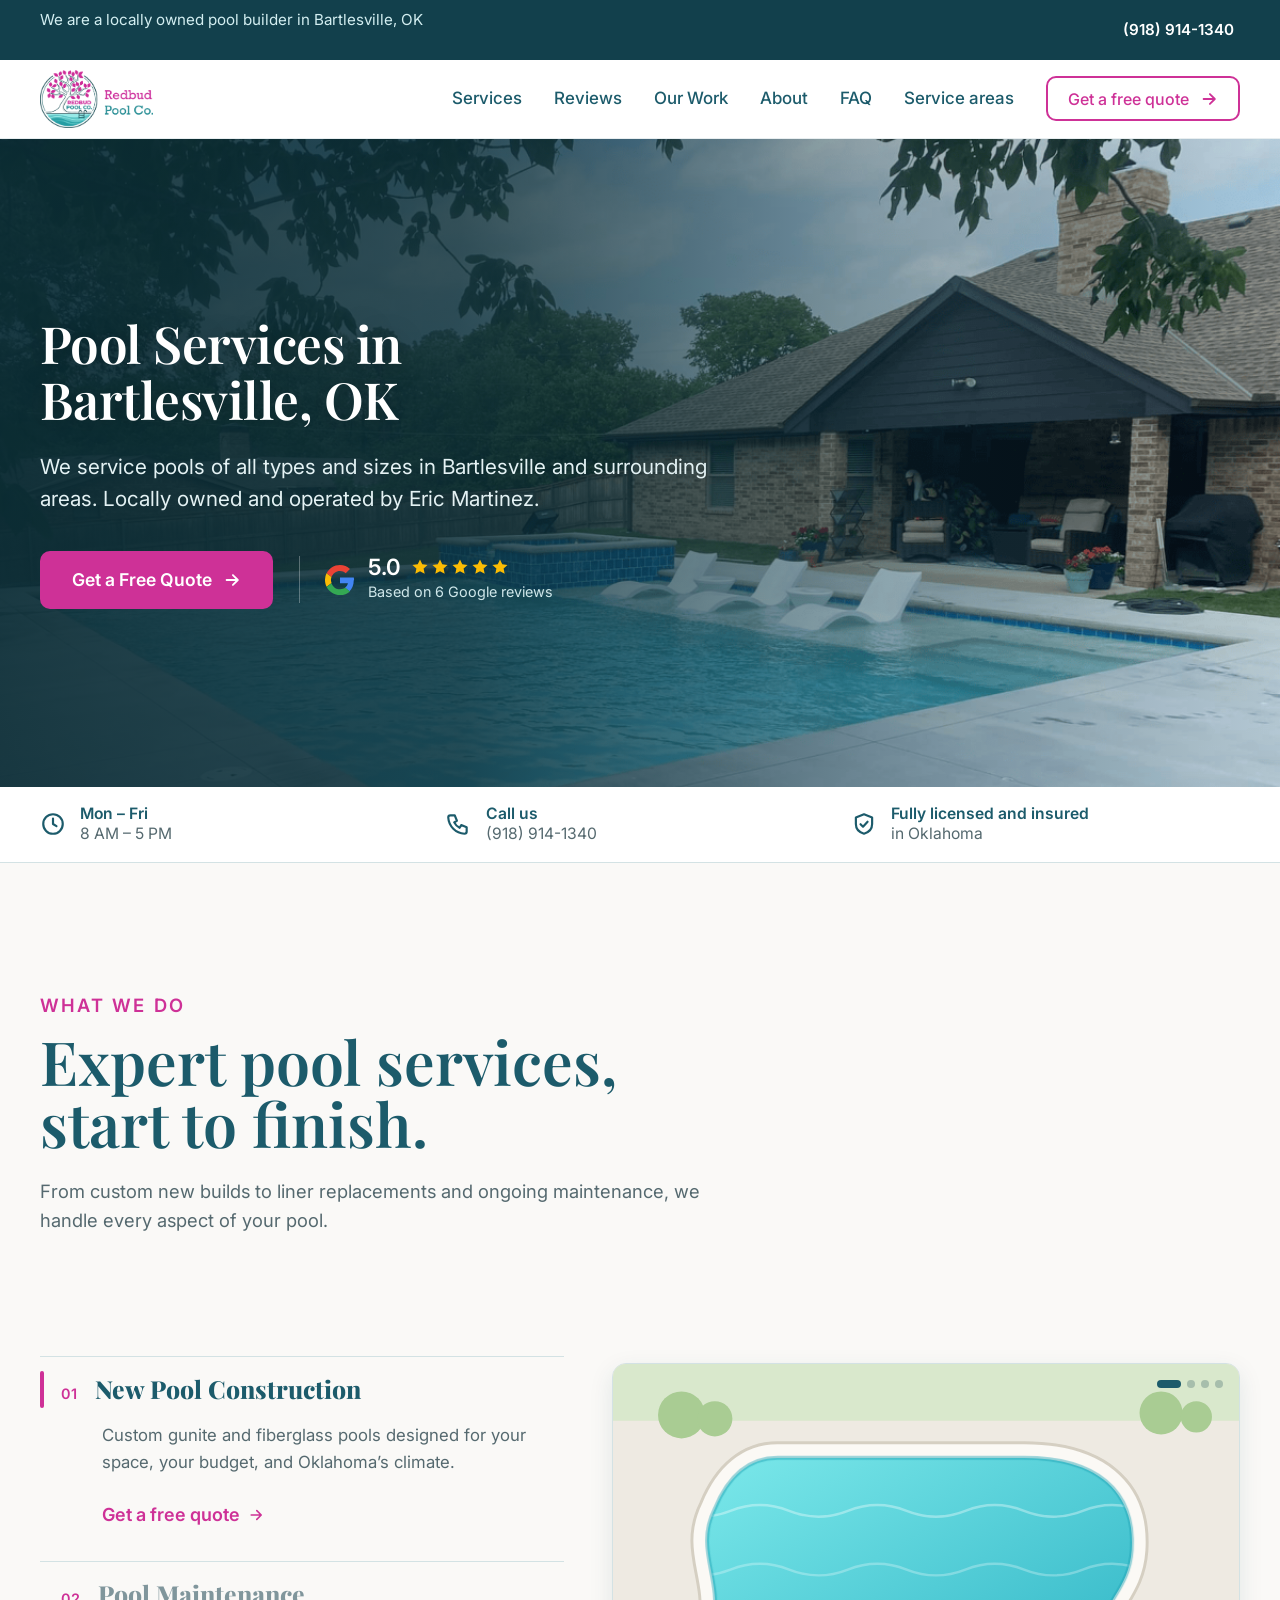
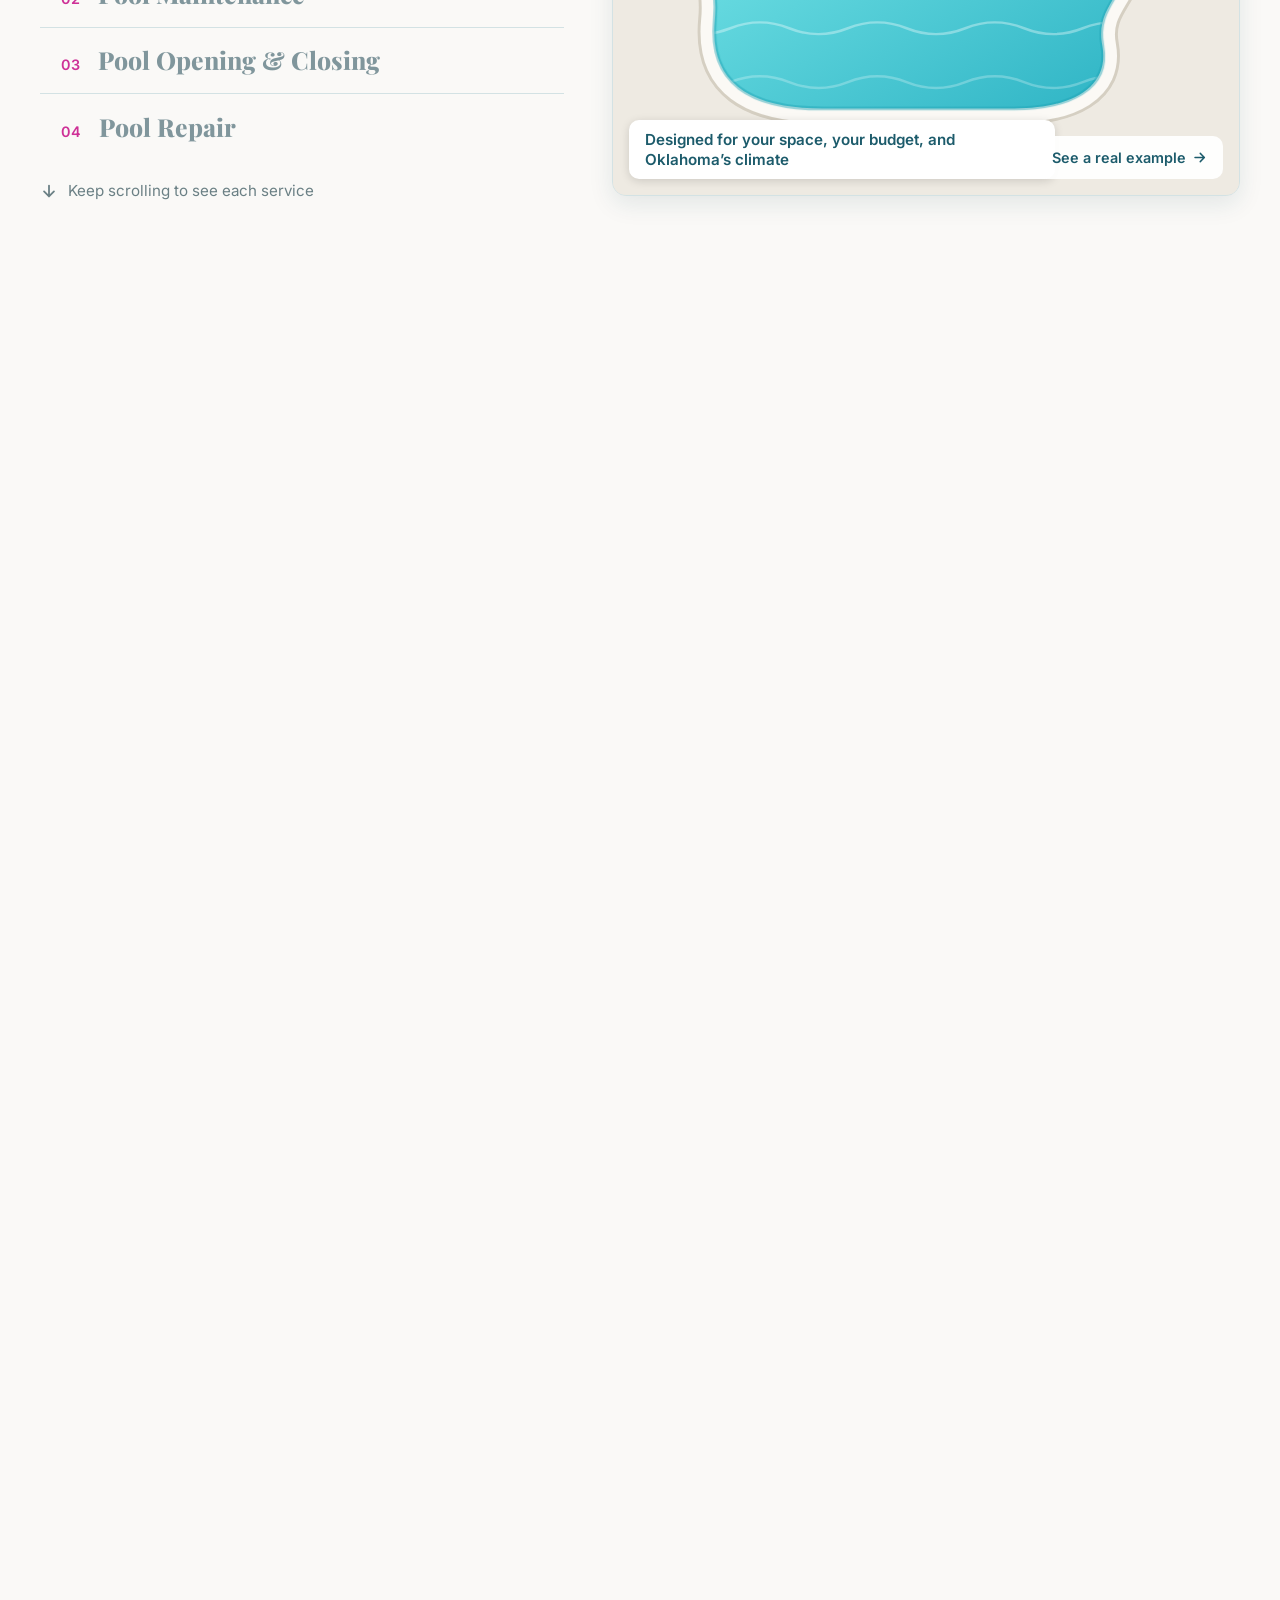
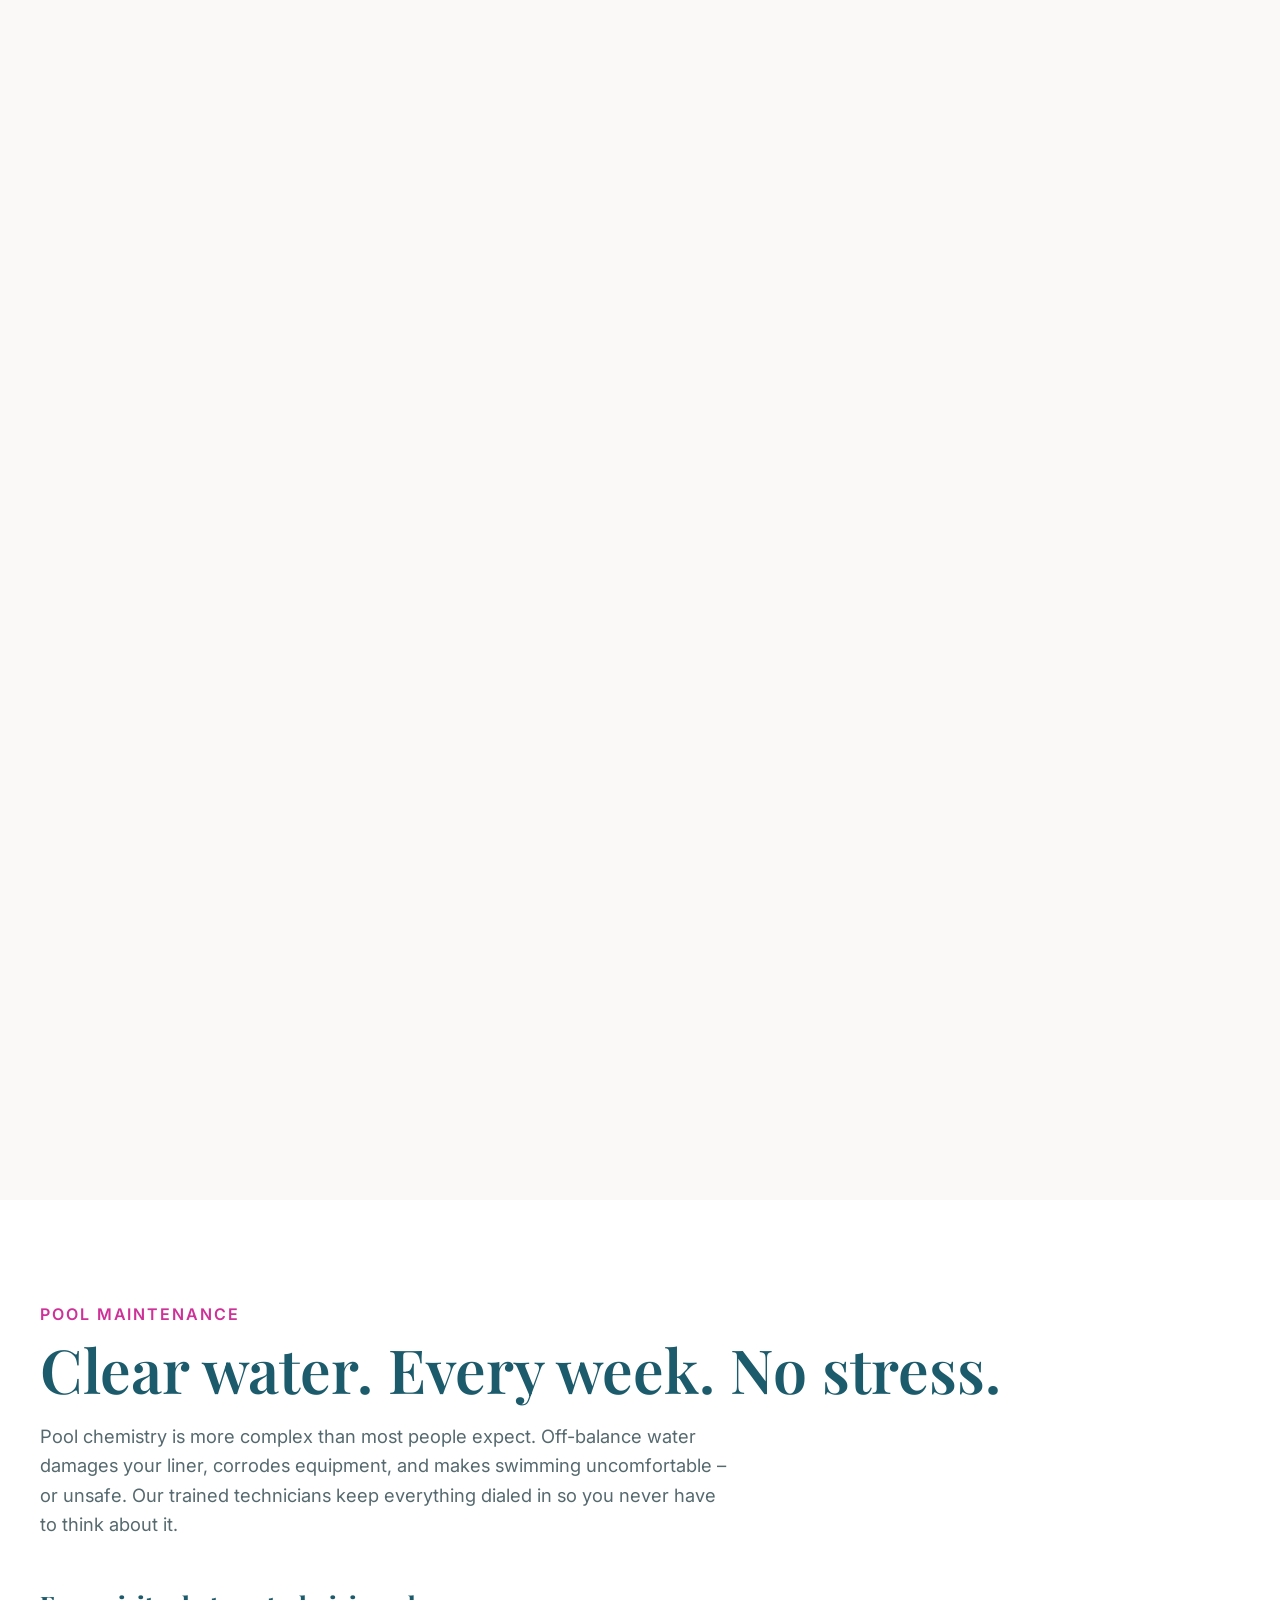
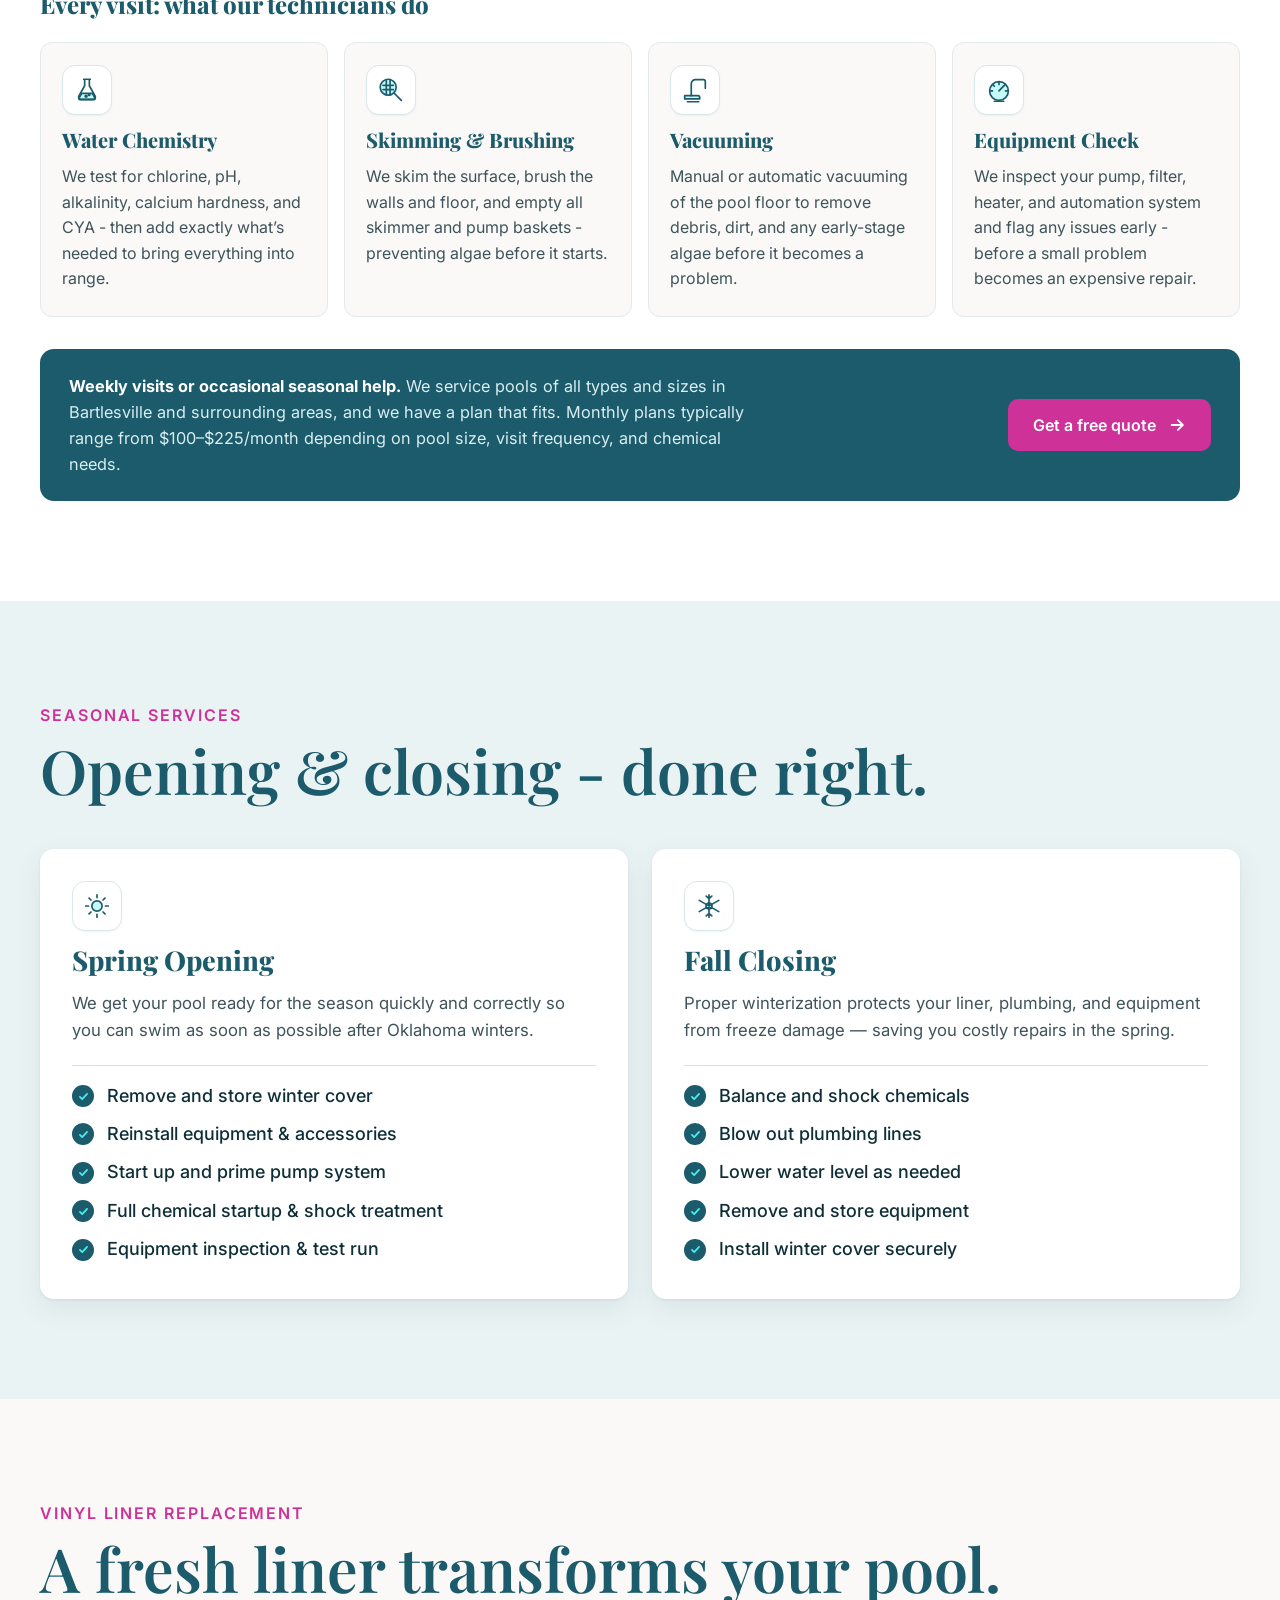
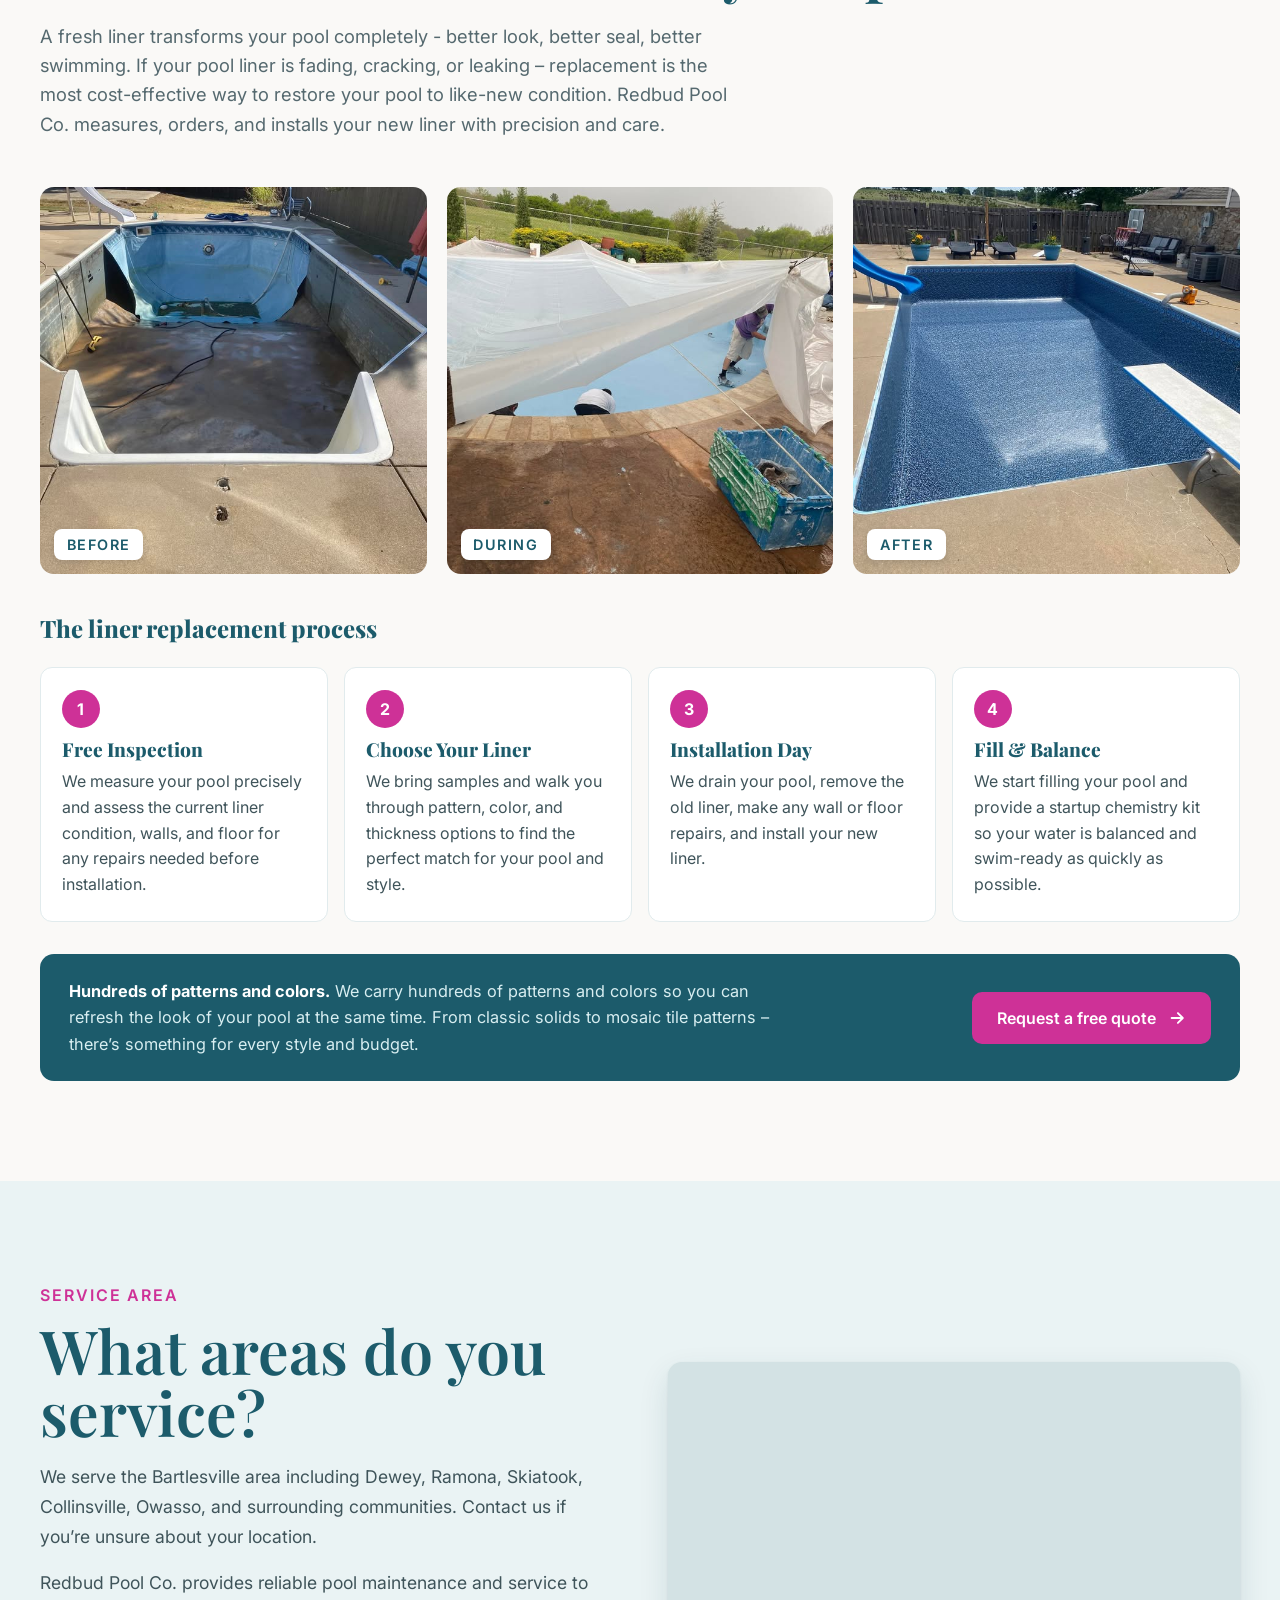
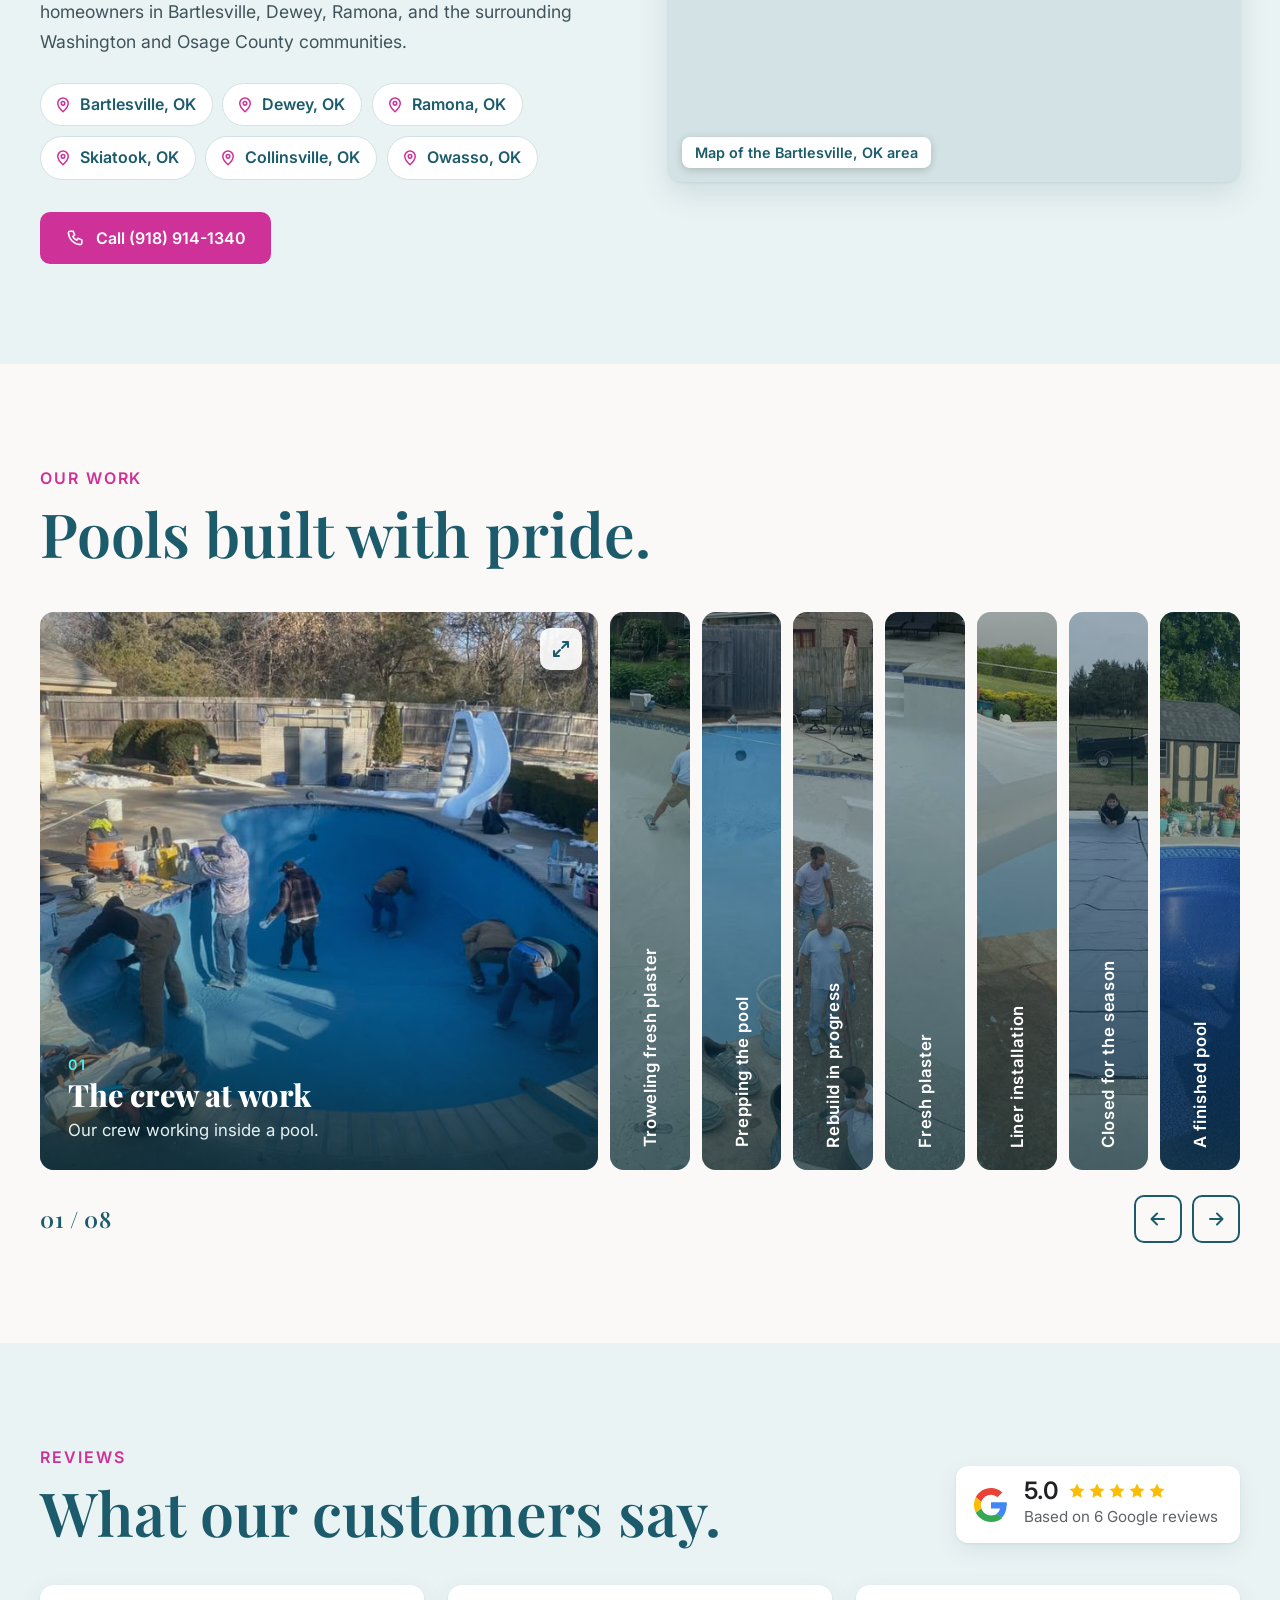
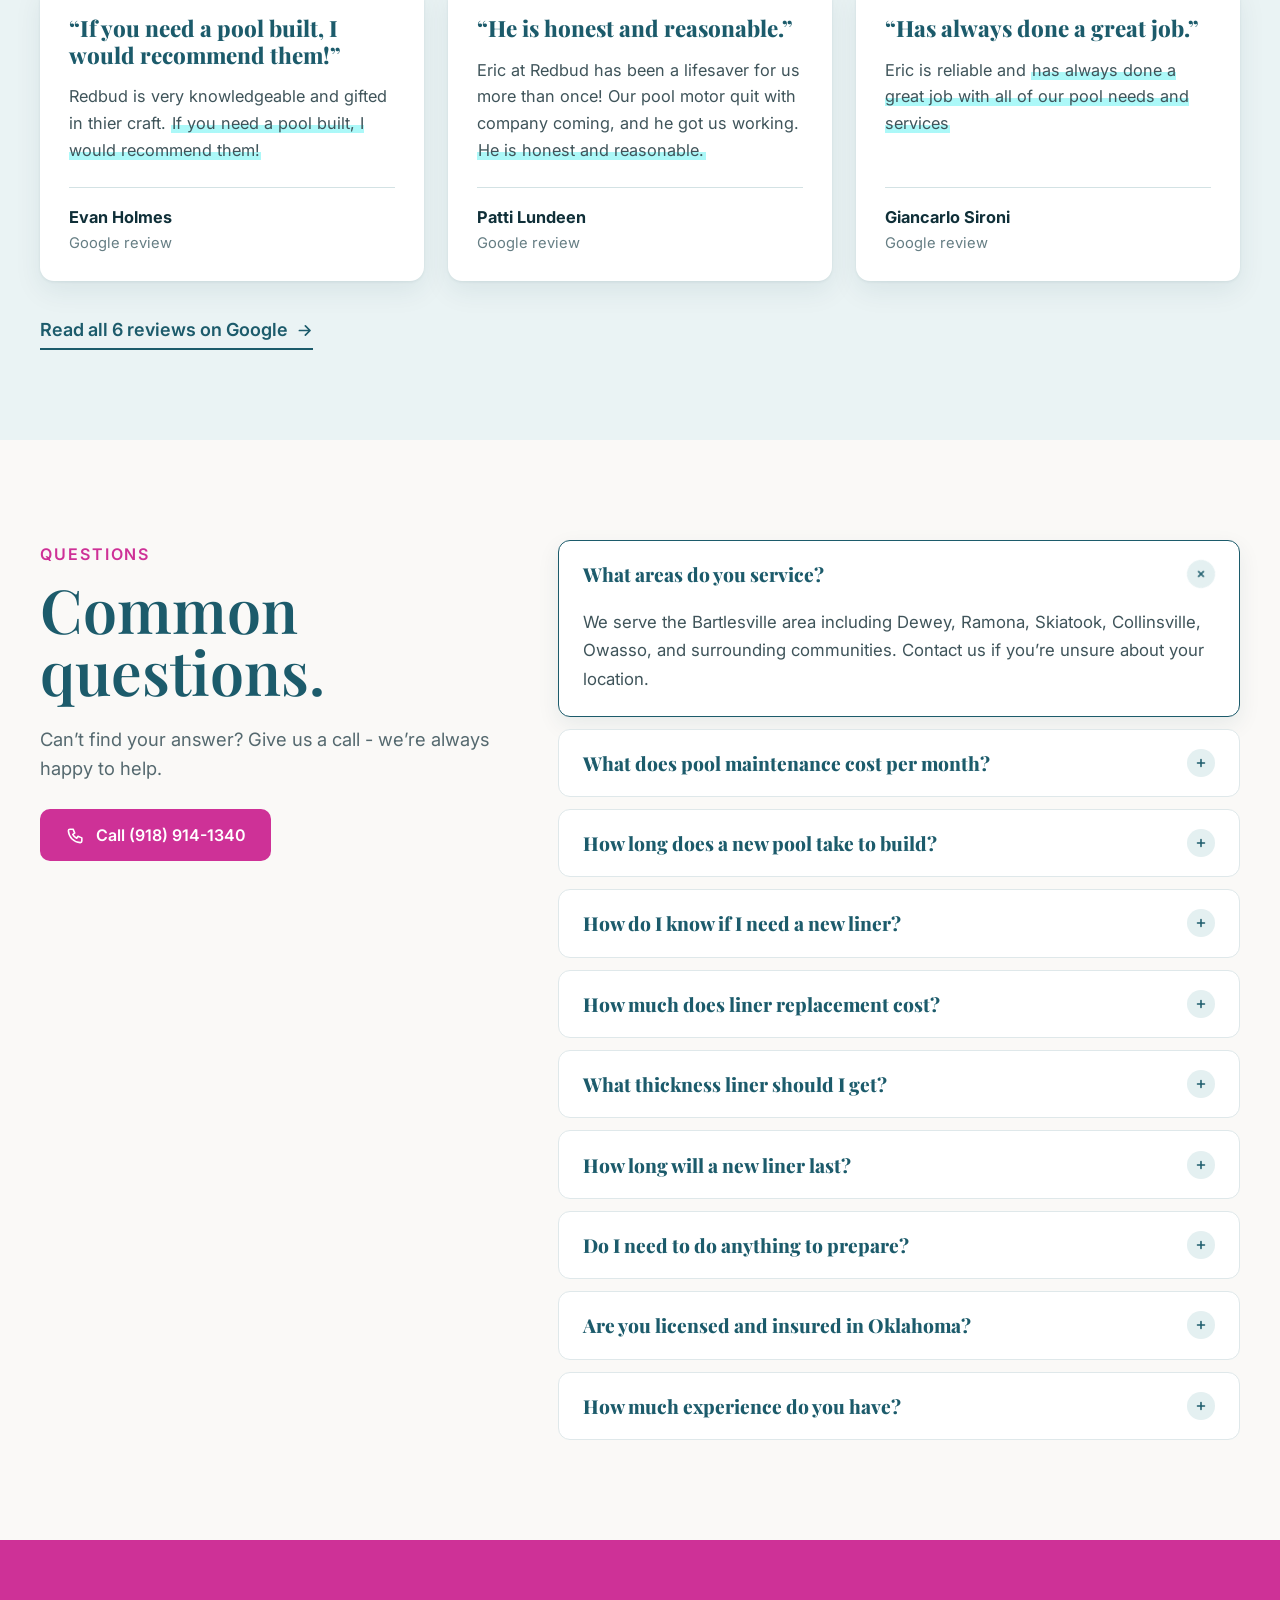
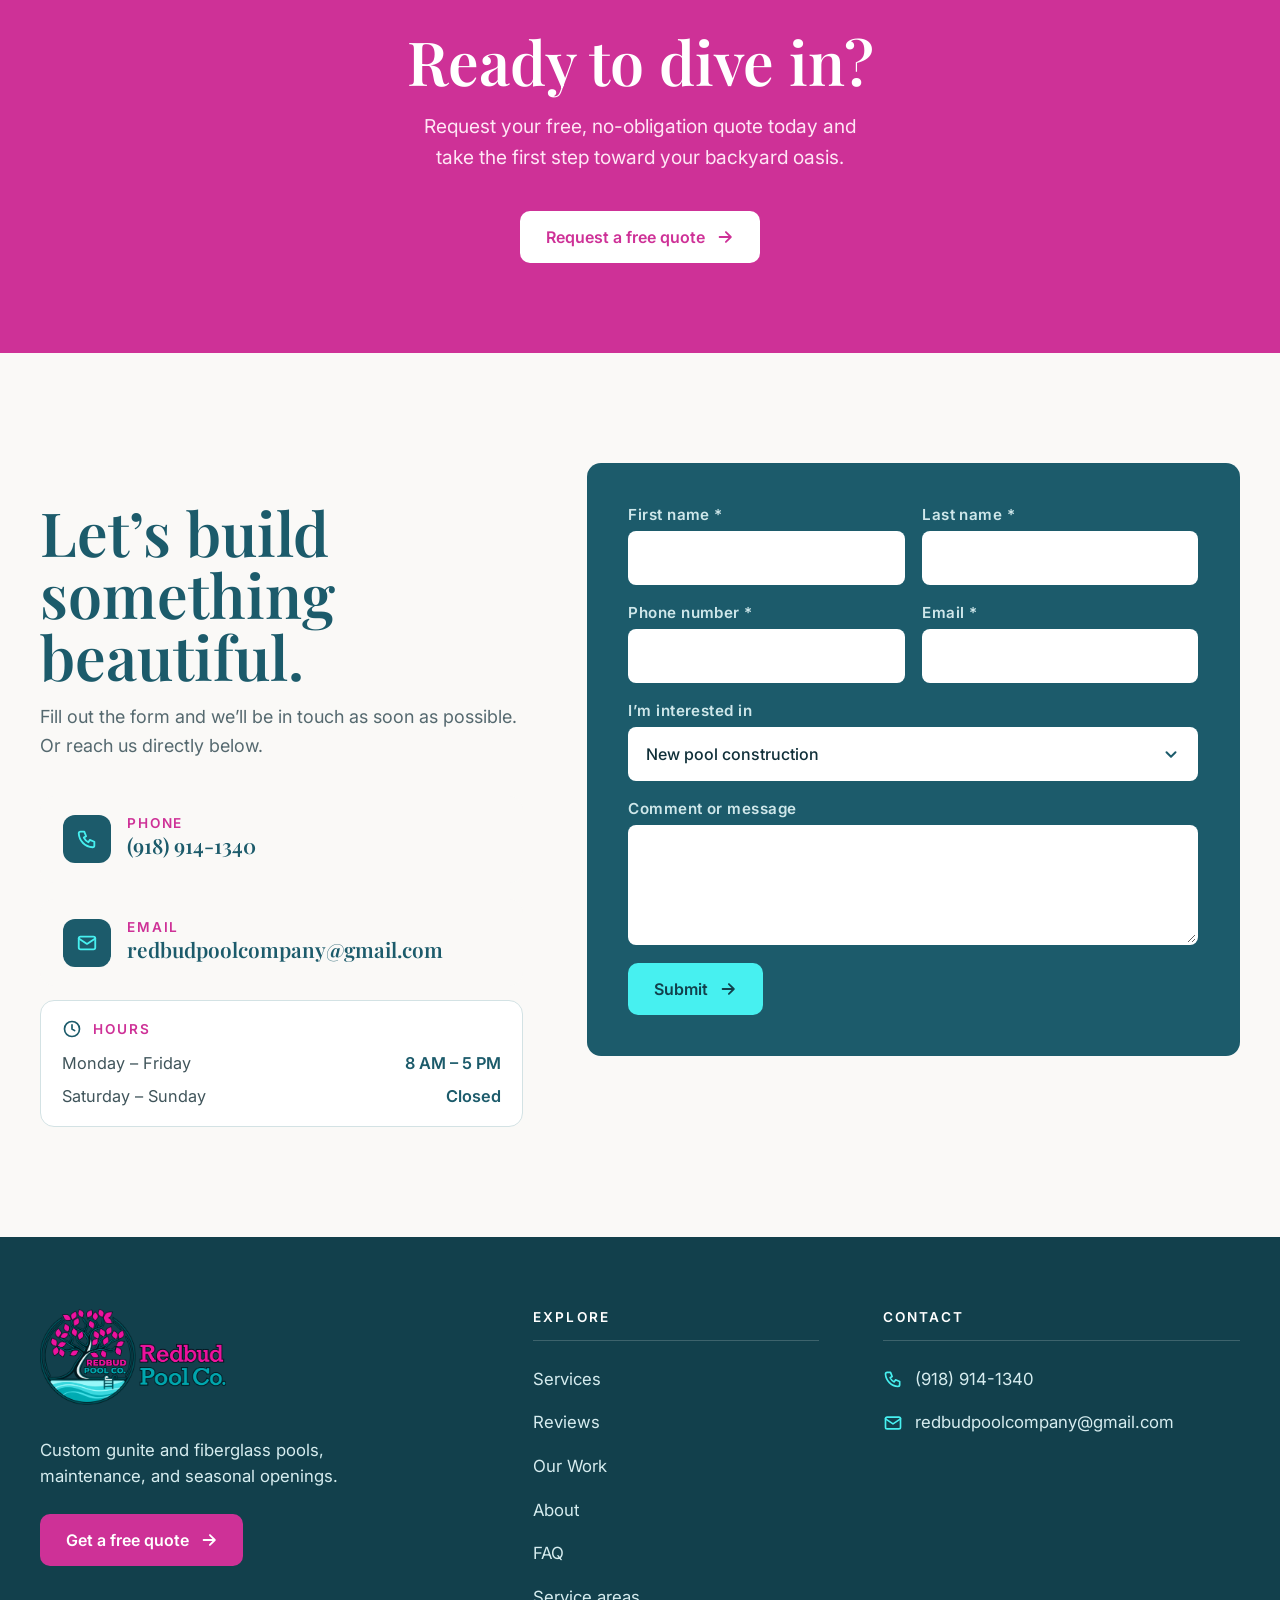
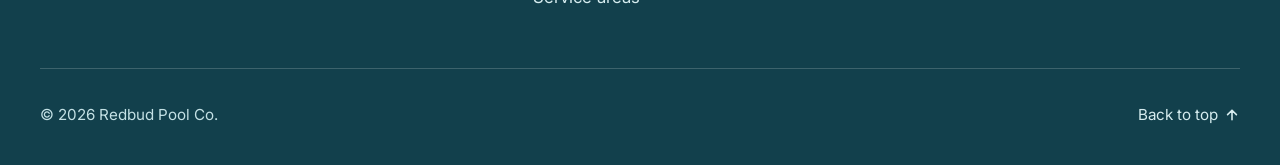
<file: bartlesville.html>
<!doctype html>
<html lang="en">
<head>
<meta charset="utf-8">
<meta name="viewport" content="width=device-width,initial-scale=1">
<title>Pool Services in Bartlesville, OK | Redbud Pool Co.</title>
<meta name="description" content="Pool construction, maintenance, opening and closing, vinyl liner replacement and repairs in Bartlesville, OK, Dewey, Ramona, Skiatook, Collinsville and Owasso. Call (918) 914-1340.">
<link rel="preconnect" href="https://fonts.googleapis.com"><link rel="preconnect" href="https://fonts.gstatic.com" crossorigin>
<link href="https://fonts.googleapis.com/css2?family=Inter:wght@400;500;600;700&family=Playfair+Display:wght@600;800&display=swap" rel="stylesheet">
<link rel="stylesheet" href="home.css?v=135">
<script type="application/ld+json">{"@context":"https://schema.org","@graph":[{"@type":"HomeAndConstructionBusiness","@id":"https://redbudpoolcompany.com/#business","name":"Redbud Pool Co.","url":"https://redbudpoolcompany.com/","telephone":"+1-918-914-1340","email":"redbudpoolcompany@gmail.com","description":"Locally owned pool builder in Bartlesville, OK. Custom gunite and fiberglass pools, maintenance, seasonal openings and closings, vinyl liner replacement and repairs.","areaServed":[{"@type":"City","name":"Bartlesville, OK"},{"@type":"City","name":"Dewey, OK"},{"@type":"City","name":"Ramona, OK"},{"@type":"City","name":"Skiatook, OK"},{"@type":"City","name":"Collinsville, OK"},{"@type":"City","name":"Owasso, OK"}],"openingHoursSpecification":[{"@type":"OpeningHoursSpecification","dayOfWeek":["Monday","Tuesday","Wednesday","Thursday","Friday"],"opens":"08:00","closes":"17:00"}],"aggregateRating":{"@type":"AggregateRating","ratingValue":"5.0","reviewCount":"6"},"sameAs":["https://www.facebook.com/people/Redbud-Pool-Co-LLC/100063706654412/","https://www.google.com/maps/place/Redbud+Pool+Co/data=!4m2!3m1!1s0x0:0x89cc2a04338c44eb"]},{"@type":"FAQPage","mainEntity":[{"@type":"Question","name":"What areas do you service?","acceptedAnswer":{"@type":"Answer","text":"We serve the Bartlesville area including Dewey, Ramona, Skiatook, Collinsville, Owasso, and surrounding communities. Contact us if you’re unsure about your location."}},{"@type":"Question","name":"What does pool maintenance cost per month?","acceptedAnswer":{"@type":"Answer","text":"Monthly maintenance plans typically range from $100-$225/month depending on pool size, visit frequency, and chemical needs. We’ll customize a plan that fits your pool and schedule."}},{"@type":"Question","name":"How long does a new pool take to build?","acceptedAnswer":{"@type":"Answer","text":"Most inground pool builds take 8-14 weeks from permit approval to finish, depending on design complexity, weather, and material lead times. We’ll give you a realistic timeline upfront."}},{"@type":"Question","name":"How do I know if I need a new liner?","acceptedAnswer":{"@type":"Answer","text":"Signs include visible fading, cracks, wrinkles, or unexplained water loss. Most vinyl liners last 10-15 years. We offer free liner inspections to assess your situation honestly."}},{"@type":"Question","name":"How much does liner replacement cost?","acceptedAnswer":{"@type":"Answer","text":"Liner replacement cost varies depending on pool size, liner pattern/thickness, and any wall or floor repairs needed. We provide a free, itemized quote before any work begins."}},{"@type":"Question","name":"What thickness liner should I get?","acceptedAnswer":{"@type":"Answer","text":"We offer liners with different thickness. Thicker liners are more durable and puncture-resistant. We’ll recommend the right thickness based on your pool usage and budget."}},{"@type":"Question","name":"How long will a new liner last?","acceptedAnswer":{"@type":"Answer","text":"A properly maintained vinyl liner typically lasts 10–15 years. Proper water chemistry, avoiding sharp objects, and winterizing correctly all extend liner life significantly."}},{"@type":"Question","name":"Do I need to do anything to prepare?","acceptedAnswer":{"@type":"Answer","text":"Just clear the pool deck area so our crew can work safely. We handle everything else – draining, old liner removal, disposal, and installation. You just need to be available to refill with water after."}},{"@type":"Question","name":"Are you licensed and insured in Oklahoma?","acceptedAnswer":{"@type":"Answer","text":"Absolutely. Redbud Pool Co. is fully licensed and insured in the state of Oklahoma. We pull all required permits and follow all local building codes on every project."}},{"@type":"Question","name":"How much experience do you have?","acceptedAnswer":{"@type":"Answer","text":"We have been serving our community for over 10 years. Handling every pool need our customers have."}}]}]}</script>
</head>
<body>
<div class="topbar"><div class="wrap"><span>We are a locally owned pool builder in Bartlesville, OK</span><a href="tel:+19189141340">(918) 914-1340</a></div></div>
<header class="nav"><div class="wrap">
  <a class="logo" href="index.html" aria-label="Redbud Pool Co. home"><img src="assets/redbud-logo.png" alt="Redbud Pool Co."></a>
  <button class="burger" aria-label="Menu" aria-expanded="false"><span></span><span></span><span></span></button>
  <ul class="menu">
    <li><a href="index.html#services">Services</a></li><li><a href="index.html#reviews">Reviews</a></li><li><a href="index.html#work">Our Work</a></li><li><a href="index.html#about">About</a></li><li><a href="index.html#faq">FAQ</a></li><li><a href="index.html#area">Service areas</a></li>
    <li><a class="btn" href="#contact">Get a free quote <svg class="ar" viewBox="0 0 20 20" fill="none" stroke="currentColor" stroke-width="2" stroke-linecap="round" stroke-linejoin="round" aria-hidden="true"><path d="M4 10h12M11 4.5 16.5 10 11 15.5"/></svg></a></li>
  </ul>
</div></header>

<main id="main">
<section class="hero">
  <div class="hero-copy">
    <h1>Pool Services in Bartlesville, OK</h1>
    <p class="lead">We service pools of all types and sizes in Bartlesville and surrounding areas. Locally owned and operated by Eric Martinez.</p>
    <div class="hero-cta"><a class="btn big" href="#contact">Get a Free Quote <svg class="ar" viewBox="0 0 20 20" fill="none" stroke="currentColor" stroke-width="2" stroke-linecap="round" stroke-linejoin="round" aria-hidden="true"><path d="M4 10h12M11 4.5 16.5 10 11 15.5"/></svg></a><a class="gbar" href="https://www.google.com/maps/place/Redbud+Pool+Co/data=!4m2!3m1!1s0x0:0x89cc2a04338c44eb" target="_blank" rel="noopener"><svg class="gicon" viewBox="0 0 48 48" aria-hidden="true"><path fill="#EA4335" d="M24 9.5c3.5 0 6.6 1.2 9.1 3.6l6.8-6.8C35.8 2.4 30.3 0 24 0 14.6 0 6.5 5.4 2.6 13.2l7.9 6.1C12.4 13.6 17.7 9.5 24 9.5z"/><path fill="#4285F4" d="M46.5 24.5c0-1.6-.1-3.1-.4-4.5H24v9h12.7c-.6 3-2.2 5.5-4.7 7.2l7.3 5.7c4.3-4 6.7-9.9 6.7-17.4z"/><path fill="#FBBC05" d="M10.5 28.7A14.5 14.5 0 0 1 9.5 24c0-1.6.3-3.2.8-4.7l-7.9-6.1A24 24 0 0 0 0 24c0 3.9.9 7.5 2.6 10.8l7.9-6.1z"/><path fill="#34A853" d="M24 48c6.5 0 11.9-2.1 15.9-5.8l-7.3-5.7c-2 1.4-4.6 2.3-8.6 2.3-6.3 0-11.6-4.1-13.5-9.8l-7.9 6.1C6.5 42.6 14.6 48 24 48z"/></svg><span class="gtxt"><span class="gtop"><b>5.0</b><span class="starrow" aria-hidden="true"><svg viewBox="0 0 20 20" aria-hidden="true"><path d="M10 1.6l2.5 5.4 5.9.7-4.4 4 1.2 5.8L10 14.6 4.8 17.5 6 11.7 1.6 7.7l5.9-.7z"/></svg><svg viewBox="0 0 20 20" aria-hidden="true"><path d="M10 1.6l2.5 5.4 5.9.7-4.4 4 1.2 5.8L10 14.6 4.8 17.5 6 11.7 1.6 7.7l5.9-.7z"/></svg><svg viewBox="0 0 20 20" aria-hidden="true"><path d="M10 1.6l2.5 5.4 5.9.7-4.4 4 1.2 5.8L10 14.6 4.8 17.5 6 11.7 1.6 7.7l5.9-.7z"/></svg><svg viewBox="0 0 20 20" aria-hidden="true"><path d="M10 1.6l2.5 5.4 5.9.7-4.4 4 1.2 5.8L10 14.6 4.8 17.5 6 11.7 1.6 7.7l5.9-.7z"/></svg><svg viewBox="0 0 20 20" aria-hidden="true"><path d="M10 1.6l2.5 5.4 5.9.7-4.4 4 1.2 5.8L10 14.6 4.8 17.5 6 11.7 1.6 7.7l5.9-.7z"/></svg></span></span><small>Based on 6 Google reviews</small></span></a></div>
  </div>
  <div class="hero-photo"><img src="assets/pool-482-project.png" alt="A Redbud pool with a sun shelf and covered patio in Bartlesville" fetchpriority="high"></div>
</section>

<div class="qbar"><div class="wrap">
  <div class="qi"><svg viewBox="0 0 24 24" fill="none" stroke="currentColor" stroke-width="2" stroke-linecap="round" stroke-linejoin="round" aria-hidden="true"><circle cx="12" cy="12" r="9"/><path d="M12 7v5l3.2 2"/></svg><span><b>Mon – Fri</b>8 AM – 5 PM</span></div>
  <a class="qi" href="tel:+19189141340"><svg viewBox="0 0 24 24" fill="none" stroke="currentColor" stroke-width="2" stroke-linecap="round" stroke-linejoin="round" aria-hidden="true"><path d="M5 4h4l2 5-2.5 1.5a11 11 0 0 0 5 5L15 13l5 2v4a2 2 0 0 1-2 2A16 16 0 0 1 3 6a2 2 0 0 1 2-2z"/></svg><span><b>Call us</b>(918) 914-1340</span></a>
  <div class="qi"><svg viewBox="0 0 24 24" fill="none" stroke="currentColor" stroke-width="2" stroke-linecap="round" stroke-linejoin="round" aria-hidden="true"><path d="M12 3 19.5 6v6c0 4.6-3.1 7.7-7.5 9-4.4-1.3-7.5-4.4-7.5-9V6z"/><path d="m8.8 12.2 2.3 2.3 4.2-4.6"/></svg><span><b>Fully licensed and insured</b>in Oklahoma</span></div>
</div></div>

<section class="services" id="services">
  <div class="wrap">
    <div class="sec-head"><div><p class="kicker">What we do</p><h2>Expert pool services,<br>start to finish.</h2></div><p>From custom new builds to liner replacements and ongoing maintenance, we handle every aspect of your pool.</p></div>
    <div class="svcx-track"><div class="svcx-sticky"><div class="svcx" data-state="build">
    <div class="svcx-list">
      <div class="item on" data-i="0"><button type="button" class="tab" id="t0" aria-expanded="true" aria-controls="m0"><span class="num">01</span><span class="ttl">New Pool Construction</span></button><div class="more" id="m0" role="region" aria-labelledby="t0"><div><p>Custom gunite and fiberglass pools designed for your space, your budget, and Oklahoma’s climate.</p><a class="go" href="#contact" data-svc="New pool construction">Get a free quote <svg class="ar" viewBox="0 0 20 20" fill="none" stroke="currentColor" stroke-width="2" stroke-linecap="round" stroke-linejoin="round" aria-hidden="true"><path d="M4 10h12M11 4.5 16.5 10 11 15.5"/></svg></a></div></div></div>
      <div class="item" data-i="1"><button type="button" class="tab" id="t1" aria-expanded="false" aria-controls="m1"><span class="num">02</span><span class="ttl">Pool Maintenance</span></button><div class="more" id="m1" role="region" aria-labelledby="t1"><div><p>Maintenance plans to keep your water clean, your equipment running, and your pool ready to use. We test, treat, and take care of it so you don’t have to.</p><a class="go" href="#contact" data-svc="Pool maintenance">Get a free quote <svg class="ar" viewBox="0 0 20 20" fill="none" stroke="currentColor" stroke-width="2" stroke-linecap="round" stroke-linejoin="round" aria-hidden="true"><path d="M4 10h12M11 4.5 16.5 10 11 15.5"/></svg></a></div></div></div>
      <div class="item" data-i="2"><button type="button" class="tab" id="t2" aria-expanded="false" aria-controls="m2"><span class="num">03</span><span class="ttl">Pool Opening &amp; Closing</span></button><div class="more" id="m2" role="region" aria-labelledby="t2"><div><p>Seasonal opening and closing services so your pool is protected through winter and ready to go in spring. We handle everything.</p><a class="go" href="#contact" data-svc="Pool opening &amp; closing">Get a free quote <svg class="ar" viewBox="0 0 20 20" fill="none" stroke="currentColor" stroke-width="2" stroke-linecap="round" stroke-linejoin="round" aria-hidden="true"><path d="M4 10h12M11 4.5 16.5 10 11 15.5"/></svg></a></div></div></div>
      <div class="item" data-i="3"><button type="button" class="tab" id="t3" aria-expanded="false" aria-controls="m3"><span class="num">04</span><span class="ttl">Pool Repair</span></button><div class="more" id="m3" role="region" aria-labelledby="t3"><div><p>We offer repair services so you can continue to enjoy your pool.</p><a class="go" href="#contact" data-svc="Pool repair">Get a free quote <svg class="ar" viewBox="0 0 20 20" fill="none" stroke="currentColor" stroke-width="2" stroke-linecap="round" stroke-linejoin="round" aria-hidden="true"><path d="M4 10h12M11 4.5 16.5 10 11 15.5"/></svg></a></div></div></div>
      <p class="hint"><svg viewBox="0 0 20 20" fill="none" stroke="currentColor" stroke-width="2" stroke-linecap="round" stroke-linejoin="round" aria-hidden="true"><path d="M10 4v12M4.5 10.5 10 16l5.5-5.5"/></svg>Keep scrolling to see each service</p>
    </div>
    <div class="svcx-stage">
      <svg class="pool" viewBox="0 0 640 440" preserveAspectRatio="xMidYMid slice" role="img" aria-label="Illustration of a pool: Pool construction" id="poolsvg">
        <defs>
          <path id="P" d="M168 96 H420 C492 96 534 128 530 190 C527 236 492 246 500 288 C508 332 466 352 410 352 H214 C140 352 98 326 104 262 C109 214 84 188 104 148 C118 114 140 96 168 96 Z"/>
          <clipPath id="poolClip"><use href="#P"/></clipPath>
          <linearGradient id="wg" x1="0" y1="0" x2="1" y2="1"><stop offset="0" stop-color="#7BE8EA"/><stop offset="1" stop-color="#2DB3C4"/></linearGradient>
          <pattern id="coverPat" width="16" height="16" patternUnits="userSpaceOnUse" patternTransform="rotate(35)"><rect width="16" height="16" fill="#1C5B6B"/><rect width="6" height="16" fill="#25707f"/></pattern>
          <pattern id="dirtPat" width="22" height="22" patternUnits="userSpaceOnUse"><rect width="22" height="22" fill="#C9A47B"/><circle cx="5" cy="6" r="2" fill="#B58D63"/><circle cx="16" cy="15" r="2.4" fill="#B58D63"/><circle cx="14" cy="4" r="1.3" fill="#D8B78F"/></pattern>
          <path id="wave" d="M0 0 q30 -12 60 0 t60 0 t60 0 t60 0 t60 0 t60 0 t60 0 t60 0 t60 0 t60 0 t60 0 t60 0 t60 0 t60 0 t60 0 t60 0 t60 0 t60 0 t60 0 t60 0"/>
          <path id="leafp" d="M0 0 c6 -10 18 -10 24 0 c-6 10 -18 10 -24 0z"/>
          <path id="spark" d="M0 -9 L2.2 -2.2 L9 0 L2.2 2.2 L0 9 L-2.2 2.2 L-9 0 L-2.2 -2.2Z"/>
        </defs>
        <rect width="640" height="440" fill="#EEEAE2"/>
        <rect width="640" height="58" fill="#D9E8CC"/>
        <g fill="#A9CC93"><circle cx="70" cy="52" r="24"/><circle cx="104" cy="56" r="18"/><circle cx="560" cy="50" r="22"/><circle cx="596" cy="54" r="16"/></g>
        <g fill="#fff" stroke="#D5CFC2" stroke-width="2"><rect x="150" y="386" width="86" height="28" rx="14"/><rect x="256" y="386" width="86" height="28" rx="14"/></g>
        <g fill="#7BE8EA"><rect x="158" y="391" width="30" height="18" rx="9"/><rect x="264" y="391" width="30" height="18" rx="9"/></g>
        <use href="#P" fill="none" stroke="#D5CFC2" stroke-width="34" stroke-linejoin="round"/>
        <use href="#P" fill="none" stroke="#FBF9F5" stroke-width="28" stroke-linejoin="round"/>
        <use href="#P" fill="url(#wg)"/>
        <g clip-path="url(#poolClip)">
          <g class="rip a"><use href="#wave" x="-240" y="150" fill="none" stroke="#fff" stroke-opacity=".35" stroke-width="2.5"/></g>
          <g class="rip b"><use href="#wave" x="-240" y="210" fill="none" stroke="#fff" stroke-opacity=".28" stroke-width="2.5"/></g>
          <g class="rip a"><use href="#wave" x="-240" y="270" fill="none" stroke="#fff" stroke-opacity=".35" stroke-width="2.5"/></g>
          <g class="rip b"><use href="#wave" x="-240" y="325" fill="none" stroke="#fff" stroke-opacity=".25" stroke-width="2.5"/></g>
          <rect class="dirt" width="640" height="440" fill="url(#dirtPat)"/>
          <rect class="cover" width="640" height="440" fill="url(#coverPat)"/>
          <g class="l-repair">
            <path class="crack" pathLength="100" d="M352 292 l18 -16 l-8 -18 l20 -13 l-5 -16 l16 -11" fill="none" stroke="#12404c" stroke-width="4" stroke-linecap="round" stroke-linejoin="round"/>
            <g class="bubs" fill="#fff" fill-opacity=".85"><circle class="bub" cx="372" cy="262" r="4"/><circle class="bub d2" cx="386" cy="244" r="3"/><circle class="bub d3" cx="364" cy="272" r="3.2"/></g>
            <g class="patch"><rect x="344" y="226" width="92" height="58" rx="12" fill="#CE3197"/><rect x="351" y="233" width="78" height="44" rx="8" fill="none" stroke="#fff" stroke-width="2" stroke-dasharray="5 5"/></g>
          </g>
        </g>
        <use href="#P" fill="none" stroke="#1FA3B4" stroke-opacity=".45" stroke-width="4"/>
        <path class="b-outline" pathLength="1000" d="M168 96 H420 C492 96 534 128 530 190 C527 236 492 246 500 288 C508 332 466 352 410 352 H214 C140 352 98 326 104 262 C109 214 84 188 104 148 C118 114 140 96 168 96 Z" fill="none" stroke="#CE3197" stroke-width="4" stroke-linejoin="round"/>
        <g class="l-maint">
          <rect x="522" y="172" width="22" height="30" rx="5" fill="#8FA3A8"/>
          <g transform="translate(210 150)"><use class="leaf" href="#leafp" fill="#B7873A" style="--dx:300px;--dy:40px"/></g>
          <g transform="translate(300 290)"><use class="leaf l2" href="#leafp" fill="#9C7A33" style="--dx:215px;--dy:-100px"/></g>
          <g transform="translate(400 130)"><use class="leaf l3" href="#leafp" fill="#B7873A" style="--dx:115px;--dy:60px"/></g>
          <g fill="#fff"><use class="sp" href="#spark" x="190" y="230"/><use class="sp s2" href="#spark" x="330" y="180"/><use class="sp s3" href="#spark" x="440" y="285"/></g>
        </g>
        <g class="l-season">
          <g class="sun"><circle cx="572" cy="100" r="15" fill="#FFC93C"/><g stroke="#FFC93C" stroke-width="3" stroke-linecap="round"><path d="M572 72v8M572 120v8M544 100h8M592 100h8M552 80l6 6M586 114l6 6M592 80l-6 6M558 114l-6 6"/></g></g>
          <g class="flake" stroke="#fff" stroke-width="3" stroke-linecap="round" fill="none"><circle cx="572" cy="100" r="22" fill="#1C5B6B" stroke="none"/><path d="M572 86v28M560 93l24 14M584 93l-24 14"/></g>
          <g class="snow" fill="#fff"><circle class="f" cx="170" cy="140" r="3.5"/><circle class="f f2" cx="230" cy="260" r="3"/><circle class="f f3" cx="290" cy="170" r="3.5"/><circle class="f f4" cx="350" cy="300" r="3"/><circle class="f f2" cx="410" cy="150" r="3.5"/><circle class="f f3" cx="470" cy="240" r="3"/><circle class="f" cx="260" cy="110" r="3"/><circle class="f f4" cx="440" cy="320" r="3.5"/></g>
        </g>
        <g class="check"><circle cx="436" cy="224" r="16" fill="#fff" stroke="#47F0F0" stroke-width="3"/><path d="M428 224l6 6 11-12" fill="none" stroke="#1C9A6B" stroke-width="4" stroke-linecap="round" stroke-linejoin="round"/></g>
      </svg>
      <div class="dots" aria-hidden="true"><i class="on"></i><i></i><i></i><i></i></div>
      <p class="chip c-build">Designed for your space, your budget, and Oklahoma’s climate</p>
      <p class="chip c-maint">We test, treat, and take care of it</p>
      <p class="chip c-season"><span class="t-open">Ready to go in spring</span><span class="t-closed">Protected through winter</span></p>
      <p class="chip c-repair">So you can continue to enjoy your pool</p>
      <a class="real" href="#work">See a real example <svg class="ar" viewBox="0 0 20 20" fill="none" stroke="currentColor" stroke-width="2" stroke-linecap="round" stroke-linejoin="round" aria-hidden="true"><path d="M4 10h12M11 4.5 16.5 10 11 15.5"/></svg></a>
    </div>
  </div></div></div>
  </div>
</section>

<section class="pg" id="maintenance">
  <div class="wrap">
    <div class="sec-head"><p class="kicker">Pool maintenance</p><h2>Clear water. Every week. No stress.</h2><p>Pool chemistry is more complex than most people expect. Off-balance water damages your liner, corrodes equipment, and makes swimming uncomfortable – or unsafe. Our trained technicians keep everything dialed in so you never have to think about it.</p></div>
    <p class="subhead">Every visit: what our technicians do</p>
    <div class="mtiles">
      <div class="mt"><i class="ic" aria-hidden="true"><svg viewBox="0 0 32 32" fill="none" stroke="currentColor" stroke-width="1.8" stroke-linecap="round" stroke-linejoin="round"><path fill="#47F0F0" fill-opacity=".32" d="M10.4 19.5h11.2l2.9 5a1.2 1.2 0 0 1-1 1.8H8.5a1.2 1.2 0 0 1-1-1.8z"/><path d="M12.5 4.5h7M13.5 4.5v7l-6.2 11a2.4 2.4 0 0 0 2.1 3.5h13.2a2.4 2.4 0 0 0 2.1-3.5l-6.2-11v-7"/><circle cx="15" cy="22.6" r="1"/><circle cx="18.3" cy="21" r=".8"/></svg></i><h3>Water Chemistry</h3><p>We test for chlorine, pH, alkalinity, calcium hardness, and CYA - then add exactly what’s needed to bring everything into range.</p></div>
      <div class="mt"><i class="ic" aria-hidden="true"><svg viewBox="0 0 32 32" fill="none" stroke="currentColor" stroke-width="1.8" stroke-linecap="round" stroke-linejoin="round"><circle fill="#47F0F0" fill-opacity=".32" cx="13" cy="13" r="8.5"/><path d="M7.5 11h11M7.5 15.5h11M11 5v16M15 4.7v16.6M19.2 19.2 27 27"/></svg></i><h3>Skimming &amp; Brushing</h3><p>We skim the surface, brush the walls and floor, and empty all skimmer and pump baskets - preventing algae before it starts.</p></div>
      <div class="mt"><i class="ic" aria-hidden="true"><svg viewBox="0 0 32 32" fill="none" stroke="currentColor" stroke-width="1.8" stroke-linecap="round" stroke-linejoin="round"><path fill="#47F0F0" fill-opacity=".32" d="M5 22h14a2 2 0 0 1 2 2v1.5H5z"/><path d="M12 22V9.5A4.5 4.5 0 0 1 16.5 5H22M22 5h3a2 2 0 0 1 2 2v7"/><path d="M8 28.5h12"/></svg></i><h3>Vacuuming</h3><p>Manual or automatic vacuuming of the pool floor to remove debris, dirt, and any early-stage algae before it becomes a problem.</p></div>
      <div class="mt"><i class="ic" aria-hidden="true"><svg viewBox="0 0 32 32" fill="none" stroke="currentColor" stroke-width="1.8" stroke-linecap="round" stroke-linejoin="round"><circle fill="#47F0F0" fill-opacity=".32" cx="16" cy="17" r="10"/><path d="M16 17l4.8-5.2M7 17h2M23 17h2M16 8v2M9.6 10.6l1.4 1.4M22.4 10.6 21 12M11 28h10"/></svg></i><h3>Equipment Check</h3><p>We inspect your pump, filter, heater, and automation system and flag any issues early - before a small problem becomes an expensive repair.</p></div>
    </div>
    <div class="note-bar"><p><strong>Weekly visits or occasional seasonal help.</strong> We service pools of all types and sizes in Bartlesville and surrounding areas, and we have a plan that fits. Monthly plans typically range from $100–$225/month depending on pool size, visit frequency, and chemical needs.</p><a class="btn" href="#contact">Get a free quote <svg class="ar" viewBox="0 0 20 20" fill="none" stroke="currentColor" stroke-width="2" stroke-linecap="round" stroke-linejoin="round" aria-hidden="true"><path d="M4 10h12M11 4.5 16.5 10 11 15.5"/></svg></a></div>
  </div>
</section>

<section class="pg alt" id="seasonal">
  <div class="wrap">
    <div class="sec-head"><p class="kicker">Seasonal services</p><h2>Opening &amp; closing - done right.</h2></div>
    <div class="seasons">
      <article class="season"><i class="ic" aria-hidden="true"><svg viewBox="0 0 32 32" fill="none" stroke="currentColor" stroke-width="1.8" stroke-linecap="round" stroke-linejoin="round"><circle fill="#47F0F0" fill-opacity=".32" cx="16" cy="16" r="5.5"/><path d="M16 4v3M16 25v3M4 16h3M25 16h3M7.5 7.5l2.1 2.1M22.4 22.4l2.1 2.1M24.5 7.5l-2.1 2.1M9.6 22.4l-2.1 2.1"/></svg></i><h3>Spring Opening</h3><p>We get your pool ready for the season quickly and correctly so you can swim as soon as possible after Oklahoma winters.</p><ul class="checks"><li>Remove and store winter cover</li><li>Reinstall equipment &amp; accessories</li><li>Start up and prime pump system</li><li>Full chemical startup &amp; shock treatment</li><li>Equipment inspection &amp; test run</li></ul></article>
      <article class="season"><i class="ic" aria-hidden="true"><svg viewBox="0 0 32 32" fill="none" stroke="currentColor" stroke-width="1.8" stroke-linecap="round" stroke-linejoin="round"><circle fill="#47F0F0" fill-opacity=".32" cx="16" cy="16" r="3.2"/><path d="M16 4v24M5.6 10l20.8 12M26.4 10 5.6 22M13 5.5l3 2.5 3-2.5M13 26.5l3-2.5 3 2.5"/></svg></i><h3>Fall Closing</h3><p>Proper winterization protects your liner, plumbing, and equipment from freeze damage — saving you costly repairs in the spring.</p><ul class="checks"><li>Balance and shock chemicals</li><li>Blow out plumbing lines</li><li>Lower water level as needed</li><li>Remove and store equipment</li><li>Install winter cover securely</li></ul></article>
    </div>
  </div>
</section>

<section class="pg paper" id="liners">
  <div class="wrap">
    <div class="sec-head"><p class="kicker">Vinyl liner replacement</p><h2>A fresh liner transforms your pool.</h2><p>A fresh liner transforms your pool completely - better look, better seal, better swimming. If your pool liner is fading, cracking, or leaking – replacement is the most cost-effective way to restore your pool to like-new condition. Redbud Pool Co. measures, orders, and installs your new liner with precision and care.</p></div>
    <div class="trio">
      <figure><img src="assets/work/old-liner-out.jpg" alt="A pool with its old liner removed" loading="lazy"><figcaption>Before</figcaption></figure>
      <figure><img src="assets/work/liner-install.jpg" alt="Redbud crew installing a new liner" loading="lazy"><figcaption>During</figcaption></figure>
      <figure><img src="assets/work/liner-pool.jpg" alt="A pool with a new blue liner" loading="lazy"><figcaption>After</figcaption></figure>
    </div>
    <p class="subhead">The liner replacement process</p>
    <ol class="steps">
      <li class="step"><span class="sn">1</span><h3>Free Inspection</h3><p>We measure your pool precisely and assess the current liner condition, walls, and floor for any repairs needed before installation.</p></li>
      <li class="step"><span class="sn">2</span><h3>Choose Your Liner</h3><p>We bring samples and walk you through pattern, color, and thickness options to find the perfect match for your pool and style.</p></li>
      <li class="step"><span class="sn">3</span><h3>Installation Day</h3><p>We drain your pool, remove the old liner, make any wall or floor repairs, and install your new liner.</p></li>
      <li class="step"><span class="sn">4</span><h3>Fill &amp; Balance</h3><p>We start filling your pool and provide a startup chemistry kit so your water is balanced and swim-ready as quickly as possible.</p></li>
    </ol>
    <div class="note-bar"><p><strong>Hundreds of patterns and colors.</strong> We carry hundreds of patterns and colors so you can refresh the look of your pool at the same time. From classic solids to mosaic tile patterns – there’s something for every style and budget.</p><a class="btn" href="#contact">Request a free quote <svg class="ar" viewBox="0 0 20 20" fill="none" stroke="currentColor" stroke-width="2" stroke-linecap="round" stroke-linejoin="round" aria-hidden="true"><path d="M4 10h12M11 4.5 16.5 10 11 15.5"/></svg></a></div>
  </div>
</section>

<section class="pg alt" id="area">
  <div class="wrap area-grid">
    <div>
      <p class="kicker">Service area</p>
      <h2>What areas do you service?</h2>
      <p class="area-lead">We serve the Bartlesville area including Dewey, Ramona, Skiatook, Collinsville, Owasso, and surrounding communities. Contact us if you’re unsure about your location.</p>
      <p class="area-lead">Redbud Pool Co. provides reliable pool maintenance and service to homeowners in Bartlesville, Dewey, Ramona, and the surrounding Washington and Osage County communities.</p>
      <ul class="towns"><li><svg viewBox="0 0 24 24" fill="none" stroke="currentColor" stroke-width="2" stroke-linecap="round" stroke-linejoin="round" aria-hidden="true"><path d="M12 21s-7-6.2-7-11.2A7 7 0 0 1 19 9.8C19 14.8 12 21 12 21z"/><circle cx="12" cy="9.8" r="2.4"/></svg>Bartlesville, OK</li><li><svg viewBox="0 0 24 24" fill="none" stroke="currentColor" stroke-width="2" stroke-linecap="round" stroke-linejoin="round" aria-hidden="true"><path d="M12 21s-7-6.2-7-11.2A7 7 0 0 1 19 9.8C19 14.8 12 21 12 21z"/><circle cx="12" cy="9.8" r="2.4"/></svg>Dewey, OK</li><li><svg viewBox="0 0 24 24" fill="none" stroke="currentColor" stroke-width="2" stroke-linecap="round" stroke-linejoin="round" aria-hidden="true"><path d="M12 21s-7-6.2-7-11.2A7 7 0 0 1 19 9.8C19 14.8 12 21 12 21z"/><circle cx="12" cy="9.8" r="2.4"/></svg>Ramona, OK</li><li><svg viewBox="0 0 24 24" fill="none" stroke="currentColor" stroke-width="2" stroke-linecap="round" stroke-linejoin="round" aria-hidden="true"><path d="M12 21s-7-6.2-7-11.2A7 7 0 0 1 19 9.8C19 14.8 12 21 12 21z"/><circle cx="12" cy="9.8" r="2.4"/></svg>Skiatook, OK</li><li><svg viewBox="0 0 24 24" fill="none" stroke="currentColor" stroke-width="2" stroke-linecap="round" stroke-linejoin="round" aria-hidden="true"><path d="M12 21s-7-6.2-7-11.2A7 7 0 0 1 19 9.8C19 14.8 12 21 12 21z"/><circle cx="12" cy="9.8" r="2.4"/></svg>Collinsville, OK</li><li><svg viewBox="0 0 24 24" fill="none" stroke="currentColor" stroke-width="2" stroke-linecap="round" stroke-linejoin="round" aria-hidden="true"><path d="M12 21s-7-6.2-7-11.2A7 7 0 0 1 19 9.8C19 14.8 12 21 12 21z"/><circle cx="12" cy="9.8" r="2.4"/></svg>Owasso, OK</li></ul>
      <a class="btn" href="tel:+19189141340"><svg viewBox="0 0 24 24" fill="none" stroke="currentColor" stroke-width="2" stroke-linecap="round" stroke-linejoin="round" aria-hidden="true"><path d="M5 4h4l2 5-2.5 1.5a11 11 0 0 0 5 5L15 13l5 2v4a2 2 0 0 1-2 2A16 16 0 0 1 3 6a2 2 0 0 1 2-2z"/></svg>Call (918) 914-1340</a>
    </div>
    <figure class="map"><iframe title="Map of the Bartlesville, Oklahoma service area" src="https://www.google.com/maps?q=Bartlesville%2C%20OK&amp;z=10&amp;output=embed" loading="lazy" referrerpolicy="no-referrer-when-downgrade"></iframe><figcaption>Map of the Bartlesville, OK area</figcaption></figure>
  </div>
</section>

<section class="work" id="work">
  <div class="wrap">
    <div class="sec-head"><p class="kicker">Our work</p><h2>Pools built with pride.</h2></div>
    <div class="gal">
      <button type="button" class="gal-item on" aria-expanded="true" aria-label="Photo 1 of 8: The crew at work" data-full="assets/work/crew-in-pool.jpg" data-cap="The Redbud crew at work inside a pool." style="--pos:50% 50%"><img src="assets/work/crew-in-pool.jpg" alt="The Redbud crew working in a pool" loading="lazy"><span class="gal-shade"></span><span class="gal-v">The crew at work</span><span class="gal-cap"><span class="gal-n">01</span><strong>The crew at work</strong><span>Our crew working inside a pool.</span></span><span class="gal-exp" aria-hidden="true"><svg viewBox="0 0 20 20" fill="none" stroke="currentColor" stroke-width="2" stroke-linecap="round" stroke-linejoin="round" aria-hidden="true"><path d="M12 3h5v5M8 17H3v-5M17 3l-6 6M3 17l6-6"/></svg></span></button>
      <button type="button" class="gal-item" aria-expanded="false" aria-label="Photo 2 of 8: Troweling fresh plaster" data-full="assets/work/plaster-crew.jpg" data-cap="Crew members smoothing a new plaster finish by hand." style="--pos:50% 50%"><img src="assets/work/plaster-crew.jpg" alt="Redbud crew troweling fresh plaster in a pool" loading="lazy"><span class="gal-shade"></span><span class="gal-v">Troweling fresh plaster</span><span class="gal-cap"><span class="gal-n">02</span><strong>Troweling fresh plaster</strong><span>Smoothing a new plaster finish by hand.</span></span><span class="gal-exp" aria-hidden="true"><svg viewBox="0 0 20 20" fill="none" stroke="currentColor" stroke-width="2" stroke-linecap="round" stroke-linejoin="round" aria-hidden="true"><path d="M12 3h5v5M8 17H3v-5M17 3l-6 6M3 17l6-6"/></svg></span></button>
      <button type="button" class="gal-item" aria-expanded="false" aria-label="Photo 3 of 8: Prepping the pool" data-full="assets/work/crew-prep.jpg" data-cap="Our crew preparing a pool for the next step." style="--pos:50% 50%"><img src="assets/work/crew-prep.jpg" alt="Redbud crew preparing a pool" loading="lazy"><span class="gal-shade"></span><span class="gal-v">Prepping the pool</span><span class="gal-cap"><span class="gal-n">03</span><strong>Prepping the pool</strong><span>Our crew preparing a pool.</span></span><span class="gal-exp" aria-hidden="true"><svg viewBox="0 0 20 20" fill="none" stroke="currentColor" stroke-width="2" stroke-linecap="round" stroke-linejoin="round" aria-hidden="true"><path d="M12 3h5v5M8 17H3v-5M17 3l-6 6M3 17l6-6"/></svg></span></button>
      <button type="button" class="gal-item" aria-expanded="false" aria-label="Photo 4 of 8: Rebuild in progress" data-full="assets/work/crew-demo.jpg" data-cap="The crew working inside a pool during a rebuild." style="--pos:50% 50%"><img src="assets/work/crew-demo.jpg" alt="Redbud crew working inside a pool during a rebuild" loading="lazy"><span class="gal-shade"></span><span class="gal-v">Rebuild in progress</span><span class="gal-cap"><span class="gal-n">04</span><strong>Rebuild in progress</strong><span>The crew working inside a pool during a rebuild.</span></span><span class="gal-exp" aria-hidden="true"><svg viewBox="0 0 20 20" fill="none" stroke="currentColor" stroke-width="2" stroke-linecap="round" stroke-linejoin="round" aria-hidden="true"><path d="M12 3h5v5M8 17H3v-5M17 3l-6 6M3 17l6-6"/></svg></span></button>
      <button type="button" class="gal-item" aria-expanded="false" aria-label="Photo 5 of 8: Fresh plaster" data-full="assets/work/plaster-finish.jpg" data-cap="A newly plastered pool shell with steps." style="--pos:50% 50%"><img src="assets/work/plaster-finish.jpg" alt="A freshly plastered pool" loading="lazy"><span class="gal-shade"></span><span class="gal-v">Fresh plaster</span><span class="gal-cap"><span class="gal-n">05</span><strong>Fresh plaster</strong><span>A newly plastered pool shell.</span></span><span class="gal-exp" aria-hidden="true"><svg viewBox="0 0 20 20" fill="none" stroke="currentColor" stroke-width="2" stroke-linecap="round" stroke-linejoin="round" aria-hidden="true"><path d="M12 3h5v5M8 17H3v-5M17 3l-6 6M3 17l6-6"/></svg></span></button>
      <button type="button" class="gal-item" aria-expanded="false" aria-label="Photo 6 of 8: Liner installation" data-full="assets/work/liner-install.jpg" data-cap="Fitting a new vinyl liner under protective sheeting." style="--pos:50% 50%"><img src="assets/work/liner-install.jpg" alt="Redbud crew installing a pool liner under protective sheeting" loading="lazy"><span class="gal-shade"></span><span class="gal-v">Liner installation</span><span class="gal-cap"><span class="gal-n">06</span><strong>Liner installation</strong><span>Fitting a new vinyl liner under protective sheeting.</span></span><span class="gal-exp" aria-hidden="true"><svg viewBox="0 0 20 20" fill="none" stroke="currentColor" stroke-width="2" stroke-linecap="round" stroke-linejoin="round" aria-hidden="true"><path d="M12 3h5v5M8 17H3v-5M17 3l-6 6M3 17l6-6"/></svg></span></button>
      <button type="button" class="gal-item" aria-expanded="false" aria-label="Photo 7 of 8: Closed for the season" data-full="assets/work/winter-cover.jpg" data-cap="A winter cover installed for the off-season." style="--pos:50% 50%"><img src="assets/work/winter-cover.jpg" alt="A pool closed for the season with a winter cover" loading="lazy"><span class="gal-shade"></span><span class="gal-v">Closed for the season</span><span class="gal-cap"><span class="gal-n">07</span><strong>Closed for the season</strong><span>A winter cover installed for the off-season.</span></span><span class="gal-exp" aria-hidden="true"><svg viewBox="0 0 20 20" fill="none" stroke="currentColor" stroke-width="2" stroke-linecap="round" stroke-linejoin="round" aria-hidden="true"><path d="M12 3h5v5M8 17H3v-5M17 3l-6 6M3 17l6-6"/></svg></span></button>
      <button type="button" class="gal-item" aria-expanded="false" aria-label="Photo 8 of 8: A finished pool" data-full="assets/work/fiberglass-pool.jpg" data-cap="A finished blue pool with steps." style="--pos:50% 50%"><img src="assets/work/fiberglass-pool.jpg" alt="A finished blue pool with steps" loading="lazy"><span class="gal-shade"></span><span class="gal-v">A finished pool</span><span class="gal-cap"><span class="gal-n">08</span><strong>A finished pool</strong><span>A finished blue pool with steps.</span></span><span class="gal-exp" aria-hidden="true"><svg viewBox="0 0 20 20" fill="none" stroke="currentColor" stroke-width="2" stroke-linecap="round" stroke-linejoin="round" aria-hidden="true"><path d="M12 3h5v5M8 17H3v-5M17 3l-6 6M3 17l6-6"/></svg></span></button>
    </div>
    <div class="gal-nav"><span class="gal-count" aria-live="polite">01 / 08</span><div class="gal-btns"><button type="button" class="gal-prev" aria-label="Previous photo"><svg viewBox="0 0 20 20" fill="none" stroke="currentColor" stroke-width="2" stroke-linecap="round" stroke-linejoin="round" aria-hidden="true"><path d="M16 10H4M9 4.5 3.5 10 9 15.5"/></svg></button><button type="button" class="gal-next" aria-label="Next photo"><svg viewBox="0 0 20 20" fill="none" stroke="currentColor" stroke-width="2" stroke-linecap="round" stroke-linejoin="round" aria-hidden="true"><path d="M4 10h12M11 4.5 16.5 10 11 15.5"/></svg></button></div></div>
  </div>
</section>

<section class="reviews" id="reviews">
  <div class="wrap">
    <div class="rev-head"><div><p class="kicker">Reviews</p><h2>What our customers say.</h2></div><a class="gbar light" href="https://www.google.com/maps/place/Redbud+Pool+Co/data=!4m2!3m1!1s0x0:0x89cc2a04338c44eb" target="_blank" rel="noopener"><svg class="gicon" viewBox="0 0 48 48" aria-hidden="true"><path fill="#EA4335" d="M24 9.5c3.5 0 6.6 1.2 9.1 3.6l6.8-6.8C35.8 2.4 30.3 0 24 0 14.6 0 6.5 5.4 2.6 13.2l7.9 6.1C12.4 13.6 17.7 9.5 24 9.5z"/><path fill="#4285F4" d="M46.5 24.5c0-1.6-.1-3.1-.4-4.5H24v9h12.7c-.6 3-2.2 5.5-4.7 7.2l7.3 5.7c4.3-4 6.7-9.9 6.7-17.4z"/><path fill="#FBBC05" d="M10.5 28.7A14.5 14.5 0 0 1 9.5 24c0-1.6.3-3.2.8-4.7l-7.9-6.1A24 24 0 0 0 0 24c0 3.9.9 7.5 2.6 10.8l7.9-6.1z"/><path fill="#34A853" d="M24 48c6.5 0 11.9-2.1 15.9-5.8l-7.3-5.7c-2 1.4-4.6 2.3-8.6 2.3-6.3 0-11.6-4.1-13.5-9.8l-7.9 6.1C6.5 42.6 14.6 48 24 48z"/></svg><span class="gtxt"><span class="gtop"><b>5.0</b><span class="starrow" aria-hidden="true"><svg viewBox="0 0 20 20" aria-hidden="true"><path d="M10 1.6l2.5 5.4 5.9.7-4.4 4 1.2 5.8L10 14.6 4.8 17.5 6 11.7 1.6 7.7l5.9-.7z"/></svg><svg viewBox="0 0 20 20" aria-hidden="true"><path d="M10 1.6l2.5 5.4 5.9.7-4.4 4 1.2 5.8L10 14.6 4.8 17.5 6 11.7 1.6 7.7l5.9-.7z"/></svg><svg viewBox="0 0 20 20" aria-hidden="true"><path d="M10 1.6l2.5 5.4 5.9.7-4.4 4 1.2 5.8L10 14.6 4.8 17.5 6 11.7 1.6 7.7l5.9-.7z"/></svg><svg viewBox="0 0 20 20" aria-hidden="true"><path d="M10 1.6l2.5 5.4 5.9.7-4.4 4 1.2 5.8L10 14.6 4.8 17.5 6 11.7 1.6 7.7l5.9-.7z"/></svg><svg viewBox="0 0 20 20" aria-hidden="true"><path d="M10 1.6l2.5 5.4 5.9.7-4.4 4 1.2 5.8L10 14.6 4.8 17.5 6 11.7 1.6 7.7l5.9-.7z"/></svg></span></span><small>Based on 6 Google reviews</small></span></a></div>
    <div class="rev-grid">
      <article class="rev"><h3>“If you need a pool built, I would recommend them!”</h3><p>Redbud is very knowledgeable and gifted in thier craft. <mark>If you need a pool built, I would recommend them!</mark></p><footer><strong>Evan Holmes</strong><span>Google review</span></footer></article>
      <article class="rev"><h3>“He is honest and reasonable.”</h3><p>Eric at Redbud has been a lifesaver for us more than once! Our pool motor quit with company coming, and he got us working. <mark>He is honest and reasonable.</mark></p><footer><strong>Patti Lundeen</strong><span>Google review</span></footer></article>
      <article class="rev"><h3>“Has always done a great job.”</h3><p>Eric is reliable and <mark>has always done a great job with all of our pool needs and services</mark></p><footer><strong>Giancarlo Sironi</strong><span>Google review</span></footer></article>
    </div>
    <p class="rev-more"><a class="tlink" href="https://www.google.com/maps/place/Redbud+Pool+Co/data=!4m2!3m1!1s0x0:0x89cc2a04338c44eb" target="_blank" rel="noopener">Read all 6 reviews on Google <svg class="ar" viewBox="0 0 20 20" fill="none" stroke="currentColor" stroke-width="2" stroke-linecap="round" stroke-linejoin="round" aria-hidden="true"><path d="M4 10h12M11 4.5 16.5 10 11 15.5"/></svg></a></p>
  </div>
</section>

<section class="pg paper" id="faq">
  <div class="wrap faq-grid">
    <div class="sec-head"><p class="kicker">Questions</p><h2>Common questions.</h2><p>Can’t find your answer? Give us a call - we’re always happy to help.</p><a class="btn dark" href="tel:+19189141340"><svg viewBox="0 0 24 24" fill="none" stroke="currentColor" stroke-width="2" stroke-linecap="round" stroke-linejoin="round" aria-hidden="true"><path d="M5 4h4l2 5-2.5 1.5a11 11 0 0 0 5 5L15 13l5 2v4a2 2 0 0 1-2 2A16 16 0 0 1 3 6a2 2 0 0 1 2-2z"/></svg>Call (918) 914-1340</a></div>
    <div class="faq">
      <details class="faq-item" open><summary>What areas do you service?</summary><p>We serve the Bartlesville area including Dewey, Ramona, Skiatook, Collinsville, Owasso, and surrounding communities. Contact us if you’re unsure about your location.</p></details>
      <details class="faq-item"><summary>What does pool maintenance cost per month?</summary><p>Monthly maintenance plans typically range from $100-$225/month depending on pool size, visit frequency, and chemical needs. We’ll customize a plan that fits your pool and schedule.</p></details>
      <details class="faq-item"><summary>How long does a new pool take to build?</summary><p>Most inground pool builds take 8-14 weeks from permit approval to finish, depending on design complexity, weather, and material lead times. We’ll give you a realistic timeline upfront.</p></details>
      <details class="faq-item"><summary>How do I know if I need a new liner?</summary><p>Signs include visible fading, cracks, wrinkles, or unexplained water loss. Most vinyl liners last 10-15 years. We offer free liner inspections to assess your situation honestly.</p></details>
      <details class="faq-item"><summary>How much does liner replacement cost?</summary><p>Liner replacement cost varies depending on pool size, liner pattern/thickness, and any wall or floor repairs needed. We provide a free, itemized quote before any work begins.</p></details>
      <details class="faq-item"><summary>What thickness liner should I get?</summary><p>We offer liners with different thickness. Thicker liners are more durable and puncture-resistant. We’ll recommend the right thickness based on your pool usage and budget.</p></details>
      <details class="faq-item"><summary>How long will a new liner last?</summary><p>A properly maintained vinyl liner typically lasts 10–15 years. Proper water chemistry, avoiding sharp objects, and winterizing correctly all extend liner life significantly.</p></details>
      <details class="faq-item"><summary>Do I need to do anything to prepare?</summary><p>Just clear the pool deck area so our crew can work safely. We handle everything else – draining, old liner removal, disposal, and installation. You just need to be available to refill with water after.</p></details>
      <details class="faq-item"><summary>Are you licensed and insured in Oklahoma?</summary><p>Absolutely. Redbud Pool Co. is fully licensed and insured in the state of Oklahoma. We pull all required permits and follow all local building codes on every project.</p></details>
      <details class="faq-item"><summary>How much experience do you have?</summary><p>We have been serving our community for over 10 years. Handling every pool need our customers have.</p></details>
    </div>
  </div>
</section>

<section class="cta">
  <div class="wrap"><h2>Ready to dive in?</h2><p>Request your free, no-obligation quote today and take the first step toward your backyard oasis.</p><a class="btn" href="#contact">Request a free quote <svg class="ar" viewBox="0 0 20 20" fill="none" stroke="currentColor" stroke-width="2" stroke-linecap="round" stroke-linejoin="round" aria-hidden="true"><path d="M4 10h12M11 4.5 16.5 10 11 15.5"/></svg></a></div>
</section>

<section class="contact" id="contact">
  <div class="wrap contact-grid">
    <div ><p class="kicker">Get in touch</p><h2>Let’s build something beautiful.</h2><p>Fill out the form and we’ll be in touch as soon as possible. Or reach us directly below.</p>
      <div class="reach"><a href="tel:+19189141340"><i><svg viewBox="0 0 24 24" fill="none" stroke="currentColor" stroke-width="2" stroke-linecap="round" stroke-linejoin="round" aria-hidden="true"><path d="M5 4h4l2 5-2.5 1.5a11 11 0 0 0 5 5L15 13l5 2v4a2 2 0 0 1-2 2A16 16 0 0 1 3 6a2 2 0 0 1 2-2z"/></svg></i><span><small>PHONE</small><b>(918) 914-1340</b></span></a><a href="mailto:redbudpoolcompany@gmail.com"><i><svg viewBox="0 0 24 24" fill="none" stroke="currentColor" stroke-width="2" stroke-linecap="round" stroke-linejoin="round" aria-hidden="true"><rect x="3" y="5" width="18" height="14" rx="2"/><path d="m3 7 9 6 9-6"/></svg></i><span><small>EMAIL</small><b>redbudpoolcompany@gmail.com</b></span></a></div><div class="hours"><div class="hours-h"><svg viewBox="0 0 24 24" fill="none" stroke="currentColor" stroke-width="2" stroke-linecap="round" stroke-linejoin="round" aria-hidden="true"><circle cx="12" cy="12" r="9"/><path d="M12 7v5l3.2 2"/></svg><span>Hours</span></div><dl><div><dt>Monday – Friday</dt><dd>8 AM – 5 PM</dd></div><div><dt>Saturday – Sunday</dt><dd>Closed</dd></div></dl></div></div>
    <form id="quote"  novalidate>
      <label>First name *<input name="first" required autocomplete="given-name"></label>
      <label>Last name *<input name="last" required autocomplete="family-name"></label>
      <label>Phone number *<input name="phone" type="tel" required autocomplete="tel"></label>
      <label>Email *<input name="email" type="email" required autocomplete="email"></label>
      <div class="full field"><span class="lbl">I’m interested in</span><select name="service"><option>New pool construction</option><option>Pool maintenance</option><option>Pool opening &amp; closing</option><option>Pool repair</option></select></div>
      <label class="full">Comment or message<textarea name="msg"></textarea></label>
      <button class="btn aqua" type="submit">Submit <svg class="ar" viewBox="0 0 20 20" fill="none" stroke="currentColor" stroke-width="2" stroke-linecap="round" stroke-linejoin="round" aria-hidden="true"><path d="M4 10h12M11 4.5 16.5 10 11 15.5"/></svg></button><span class="note" id="note" aria-live="polite"></span>
    </form>
  </div>
</section>
</main>

<footer class="site"><div class="wrap">
  <div class="f-grid">
    <div class="f-brand">
      <a class="f-logo" href="index.html" aria-label="Redbud Pool Co. home"><img src="assets/redbud-logo-footer.png" alt="Redbud Pool Co."></a>
      <p class="f-note">Custom gunite and fiberglass pools, maintenance, and seasonal openings.</p>
      <a class="btn" href="#contact">Get a free quote <svg class="ar" viewBox="0 0 20 20" fill="none" stroke="currentColor" stroke-width="2" stroke-linecap="round" stroke-linejoin="round" aria-hidden="true"><path d="M4 10h12M11 4.5 16.5 10 11 15.5"/></svg></a>
    </div>
    <nav class="f-col" aria-label="Footer"><h4>Explore</h4><a href="index.html#services">Services</a><a href="index.html#reviews">Reviews</a><a href="index.html#work">Our Work</a><a href="index.html#about">About</a><a href="index.html#faq">FAQ</a><a href="index.html#area">Service areas</a></nav>
    <div class="f-col"><h4>Contact</h4><a class="f-line" href="tel:+19189141340"><svg viewBox="0 0 24 24" fill="none" stroke="currentColor" stroke-width="2" stroke-linecap="round" stroke-linejoin="round" aria-hidden="true"><path d="M5 4h4l2 5-2.5 1.5a11 11 0 0 0 5 5L15 13l5 2v4a2 2 0 0 1-2 2A16 16 0 0 1 3 6a2 2 0 0 1 2-2z"/></svg><span>(918) 914-1340</span></a><a class="f-line" href="mailto:redbudpoolcompany@gmail.com"><svg viewBox="0 0 24 24" fill="none" stroke="currentColor" stroke-width="2" stroke-linecap="round" stroke-linejoin="round" aria-hidden="true"><rect x="3" y="5" width="18" height="14" rx="2"/><path d="m3 7 9 6 9-6"/></svg><span>redbudpoolcompany@gmail.com</span></a></div>
  </div>
  <div class="f-bot"><span>© 2026 Redbud Pool Co.</span><a href="#main">Back to top <svg viewBox="0 0 20 20" fill="none" stroke="currentColor" stroke-width="2" stroke-linecap="round" stroke-linejoin="round" aria-hidden="true"><path d="M10 16V4M4.5 9.5 10 4l5.5 5.5"/></svg></a></div>
</div></footer>

<dialog id="dlg" aria-label="Project photos"><button type="button" id="dx" aria-label="Close">Close ×</button><button type="button" class="lb-nav lb-prev" aria-label="Previous photo"><svg viewBox="0 0 20 20" fill="none" stroke="currentColor" stroke-width="2" stroke-linecap="round" stroke-linejoin="round" aria-hidden="true"><path d="M16 10H4M9 4.5 3.5 10 9 15.5"/></svg></button><img alt=""><button type="button" class="lb-nav lb-next" aria-label="Next photo"><svg viewBox="0 0 20 20" fill="none" stroke="currentColor" stroke-width="2" stroke-linecap="round" stroke-linejoin="round" aria-hidden="true"><path d="M4 10h12M11 4.5 16.5 10 11 15.5"/></svg></button><p></p></dialog>
<script src="home.js?v=134"></script>
</body>
</html>
</file>
<file: home.css>
/* Redbud Pool Co. — homepage v3 "alive" */
:root{
  --teal:#1C5B6B; --teal-d:#12404c; --mag:#CE3197; --aqua:#47F0F0; --paper:#FAF9F7; --ink:#0f2f38; --body:#55696f;
  --serif:'Playfair Display',Georgia,serif; --sans:'Inter',system-ui,sans-serif;
  --wrap:1200px; --r:28px;
}
*{box-sizing:border-box;margin:0;padding:0}
html{scroll-behavior:smooth;scroll-padding-top:90px}
body{font-family:var(--sans);color:var(--body);background:#fff;font-size:18px;line-height:1.6;overflow-x:hidden}
img{display:block;max-width:100%}
a{color:inherit}
.wrap{width:min(var(--wrap),100% - 40px);margin-inline:auto}
h1,h2,h3{font-family:var(--serif);font-weight:600;color:var(--teal);line-height:1.02}
h2{font-size:clamp(2.2rem,5vw,3.8rem)}
.kicker{font:600 1rem/1 var(--sans);letter-spacing:.14em;text-transform:uppercase;color:var(--mag);display:inline-flex;align-items:center;gap:.6rem;margin-bottom:1rem}
.kicker::before{content:"";width:22px;height:8px;border-radius:8px;background:currentColor}
.btn{display:inline-flex;align-items:center;gap:.7rem;background:var(--mag);color:#fff;font:600 1rem var(--sans);padding:1rem 1.6rem;border-radius:999px;text-decoration:none;border:0;cursor:pointer;transition:transform .25s,box-shadow .25s,background .25s;box-shadow:0 8px 0 #8d1f66}
.btn:hover{transform:translateY(4px);box-shadow:0 4px 0 #8d1f66}
.btn:active{transform:translateY(8px);box-shadow:0 0 0 #8d1f66}
.btn .ar{width:1.5rem;height:1.5rem;border-radius:50%;background:#fff;color:var(--mag);display:grid;place-items:center;font-size:.95rem;transition:transform .3s}
.btn:hover .ar{transform:rotate(-45deg)}
.btn.aqua{background:var(--aqua);color:var(--teal-d);box-shadow:0 8px 0 #1fa9a9}.btn.aqua:hover{box-shadow:0 4px 0 #1fa9a9}.btn.aqua .ar{background:var(--teal-d);color:var(--aqua)}
:focus-visible{outline:3px solid var(--aqua);outline-offset:3px}

/* top bar + nav */
.topbar{background:var(--teal-d);color:#d3eef1;font-size:.95rem}
.topbar .wrap{display:flex;justify-content:space-between;padding-block:.5rem;gap:1rem}
.topbar a{text-decoration:none;font-weight:600;color:#fff}
header.nav{position:sticky;top:0;z-index:50;background:rgba(255,255,255,.94);backdrop-filter:blur(10px);border-bottom:1px solid #e8eef0}
header.nav .wrap{display:flex;align-items:center;justify-content:space-between;height:78px}
.logo img{height:58px;width:auto}
.menu{display:flex;align-items:center;gap:2rem;list-style:none}
.menu a{text-decoration:none;font-weight:500;font-size:1.06rem;color:var(--teal);position:relative}
.menu a:not(.btn)::after{content:"";position:absolute;left:0;right:0;bottom:-6px;height:3px;border-radius:3px;background:var(--mag);transform:scaleX(0);transform-origin:left;transition:transform .3s}
.menu a:not(.btn):hover::after{transform:scaleX(1)}
.menu .btn{padding:.8rem 1.4rem;font-size:1rem;box-shadow:0 5px 0 #8d1f66;color:#fff}
.burger{display:none;background:none;border:0;width:44px;height:44px;cursor:pointer}
.burger span{display:block;width:24px;height:3px;background:var(--teal);margin:5px auto;border-radius:3px;transition:.3s}

/* hero */
@keyframes drift{to{transform:translateX(-520px)}}
@keyframes draw{to{stroke-dashoffset:0}}

@keyframes morph{50%{border-radius:48% 52% 42% 58%/58% 44% 56% 42%}}
@keyframes pan{to{transform:scale(1.18) translateX(-3%)}}
@keyframes bob{50%{transform:translateY(-14px) rotate(-3deg)}}
@keyframes spin{to{transform:rotate(360deg)}}
@keyframes drift2{to{transform:translateX(-50%)}}

/* tile strip */
.tiles{display:grid;grid-template-columns:repeat(var(--n,40),1fr);gap:3px;padding:3px 0;background:#fff}
.tiles i{aspect-ratio:1;border-radius:3px;background:#c9eef0;animation:shimmer 4s ease-in-out infinite}
@keyframes shimmer{50%{background:var(--aqua);transform:scale(.82)}}

/* services */
section{position:relative}
.services{padding:100px 0 110px;background:var(--paper)}
.sec-head{display:flex;justify-content:space-between;align-items:end;gap:2rem;flex-wrap:wrap;margin-bottom:3.2rem}
.sec-head p{max-width:34ch}

/* reviews */
.marquee{margin-top:110px;background:var(--mag);color:#fff;padding:1.1rem 0;overflow:hidden;transform:rotate(-1.2deg) scaleX(1.03)}
.marquee div{display:flex;width:max-content;gap:3rem;animation:marq 40s linear infinite;font:italic 600 1.55rem var(--serif);white-space:nowrap}
.marquee span::after{content:"✦";margin-left:3rem;color:var(--aqua);font-style:normal}
@keyframes marq{to{transform:translateX(-50%)}}
.marquee:hover div{animation-play-state:paused}

/* work */
.arrows{display:flex;gap:.7rem}
.arrows button{width:56px;height:56px;border-radius:50%;border:2px solid var(--aqua);background:transparent;color:var(--aqua);font-size:1.4rem;cursor:pointer;transition:.25s}
.arrows button:hover{background:var(--aqua);color:var(--teal-d);transform:scale(1.08)}
.rail{display:flex;gap:24px;overflow-x:auto;scroll-snap-type:x mandatory;padding:20px max(20px,calc((100vw - var(--wrap))/2)) 40px;scrollbar-width:none;cursor:grab}
.rail::-webkit-scrollbar{display:none}
.rail.drag{cursor:grabbing;scroll-snap-type:none}
dialog{border:0;border-radius:24px;max-width:min(1000px,94vw);padding:0;background:var(--teal-d);color:#fff;overflow:hidden}
dialog::backdrop{background:rgba(8,30,36,.88)}
dialog img{width:100%;max-height:78vh;object-fit:contain;background:#000}
dialog p{padding:1rem 1.4rem;font-size:1rem}
dialog button{position:absolute;top:12px;right:12px;background:var(--mag);color:#fff;border:0;border-radius:999px;padding:.6rem 1.1rem;font:600 .9rem var(--sans);cursor:pointer}

/* about */

/* cta */
.cta{background:var(--mag);color:#fff;text-align:center;padding:130px 0 120px;overflow:hidden}
.cta .wave-top{position:absolute;left:0;right:0;top:-1px;height:70px;line-height:0;transform:scaleY(-1)}
.cta .wave-top svg{width:200%;height:100%;animation:drift2 22s linear infinite reverse}
.cta h2{color:#fff;font-size:clamp(2.8rem,7vw,5.6rem);margin-bottom:1.2rem}
.cta h2 em{color:var(--aqua)}
.cta p{font-size:1.2rem;color:#ffe6f5;margin:0 auto 2.4rem;max-width:36ch}
.cta .btn{background:#fff;color:var(--mag);box-shadow:0 8px 0 #7d1a58}.cta .btn:hover{box-shadow:0 4px 0 #7d1a58}.cta .btn .ar{background:var(--mag);color:#fff}
.float{position:absolute;width:90px;height:90px;border-radius:50%;border:5px solid rgba(255,255,255,.35);animation:bob 7s ease-in-out infinite}
.float.f1{left:8%;top:30%}.float.f2{right:9%;bottom:20%;width:140px;height:140px;animation-delay:-3s;border-color:rgba(71,240,240,.6)}.float.f3{right:22%;top:18%;width:50px;height:50px;animation-delay:-1s}

/* contact */
.contact{padding:120px 0;background:#fff}
.contact-grid{display:grid;grid-template-columns:.85fr 1.15fr;gap:4rem;align-items:start}
.contact h2{margin-bottom:1rem}
.reach{display:grid;gap:1rem;margin-top:2.2rem}
.reach a{display:flex;gap:1rem;align-items:center;text-decoration:none;background:var(--paper);border-radius:20px;padding:1.1rem 1.3rem;border:2px solid transparent;transition:.3s}
.reach a:hover{border-color:var(--mag);transform:translateX(8px)}
.reach small{display:block;font:600 .85rem var(--sans);letter-spacing:.14em;color:var(--mag)}
.reach b{font:600 1.35rem var(--serif);color:var(--teal);word-break:break-all}
.reach i{width:48px;height:48px;border-radius:50%;background:var(--teal);color:var(--aqua);display:grid;place-items:center;font-style:normal;flex:none}
form{background:var(--teal);border-radius:36px;padding:2.6rem;display:grid;grid-template-columns:1fr 1fr;gap:1.1rem;color:#fff;position:relative}
form .full{grid-column:1/-1}
label{font:600 .95rem var(--sans);letter-spacing:.03em;display:grid;gap:.45rem;color:#cfe7ea}
input,select,textarea{font:500 1rem var(--sans);padding:.95rem 1rem;border-radius:14px;border:2px solid transparent;background:#fff;color:var(--ink);width:100%;transition:border-color .2s,box-shadow .2s}
input:focus,select:focus,textarea:focus{outline:none;border-color:var(--aqua);box-shadow:0 0 0 4px rgba(71,240,240,.3)}
textarea{min-height:120px;resize:vertical}
form .btn{justify-self:start}
.note{font-size:.95rem;color:#b9dde2;align-self:center}

/* footer */

/* reveal */

/* responsive */
@media(max-width:1020px){
  .svc-grid{grid-template-columns:repeat(2,1fr)}
  .about-grid,.contact-grid{grid-template-columns:1fr}
  .stage{max-width:520px;margin:1rem auto 0}
  .rev-grid{grid-template-columns:1fr}.rev:nth-child(n){transform:none!important}
  .rev-top{grid-template-columns:1fr}
  .collage{max-width:480px}
  .f-top{grid-template-columns:1fr 1fr}.f-top>:first-child{grid-column:1/-1}
}
@media(max-width:760px){
  body{font-size:16px}
  .topbar .wrap span:first-child{display:none}.topbar .wrap{justify-content:center}
  .burger{display:block}
  .menu{position:absolute;top:78px;left:0;right:0;background:#fff;flex-direction:column;align-items:flex-start;padding:1.5rem 20px 2rem;gap:1.2rem;border-bottom:1px solid #e8eef0;display:none}
  .menu.open{display:flex}
  
  .svc-grid{grid-template-columns:1fr}.svc{min-height:0}

  form{grid-template-columns:1fr;padding:1.6rem;border-radius:28px}
  .stamp{width:104px;height:104px;left:-6px}
  .f-top{grid-template-columns:1fr}
  .tiles{--n:20!important}
}
@media(prefers-reduced-motion:reduce){
  *,*::before,*::after{animation:none!important;transition:none!important}
  .rv{opacity:1;transform:none}

}

/* ---- calm pass: keep it grounded ---- */
.marquee{transform:none;margin-top:90px;padding:1rem 0}
.marquee div{font-size:1.4rem}
.btn:hover .ar{transform:none}
.cta{padding:110px 0 100px}
@media(max-width:760px){h2{font-size:clamp(2rem,9vw,2.6rem)}}

/* ---- simplified pass ---- */
:root{--r:14px}
.btn{box-shadow:none;border-radius:10px;padding:1rem 1.6rem}.btn:hover{transform:none;box-shadow:none;background:#b02a82}
.btn.aqua{box-shadow:none}.btn.aqua:hover{background:#7ff5f5}
.cta .btn{box-shadow:none}.cta .btn:hover{background:#ffe6f5}
.menu .btn{box-shadow:none;border-radius:10px}
.btn .ar{background:none;color:inherit;width:auto;height:auto}
.btn.aqua .ar,.cta .btn .ar{background:none;color:inherit}
.cta{padding:90px 0}
.reach a{border-radius:var(--r)}
form{border-radius:var(--r)}
input,select,textarea{border-radius:8px}
.kicker::before{width:18px;height:3px;border-radius:0}
.topbar{display:block}
@media(max-width:1020px){.proj-grid{grid-template-columns:1fr 1fr}.proj:first-child{grid-column:span 2}}
@media(max-width:760px){.proj-grid{grid-template-columns:1fr}.proj:first-child{grid-column:auto}}

/* ---- cleanup: no dashes, plain headline, real icons ---- */
.kicker::before{display:none}
.kicker{letter-spacing:.12em}
.btn .ar{width:18px;height:18px;flex:none;background:none;border-radius:0;display:block;transition:transform .25s}
.btn:hover .ar{transform:translateX(4px)}
.gbar{display:inline-flex;align-items:center;gap:1rem;margin-top:2.4rem;background:#fff;color:#3c4043;text-decoration:none;padding:.85rem 1.4rem .85rem 1.1rem;border-radius:12px;box-shadow:0 1px 2px rgba(0,0,0,.15);transition:box-shadow .2s}
.gbar:hover{box-shadow:0 4px 14px rgba(0,0,0,.22)}
.gbar .gicon{width:34px;height:34px;flex:none}
.gbar .gtxt{display:grid;gap:2px}
.gbar .gtop{display:flex;align-items:center;gap:.6rem}
.gbar b{font:600 1.5rem/1 var(--sans);color:#202124}
.gbar small{font-size:.95rem;color:#5f6368}
.starrow{display:inline-flex;gap:2px}
.starrow svg{width:18px;height:18px;fill:#FBBC04}
.gbar.light{margin:0;border:1px solid #dfe8ea;box-shadow:none}
.gbar.light:hover{border-color:var(--teal);box-shadow:none}
.reach i svg{width:22px;height:22px}
.reach i{border-radius:12px}

/* ---- services: photo cards ---- */
.services{padding:110px 0}
.sec-head h2{max-width:none}
@media(max-width:1020px){.svc h3{min-height:0}}
@media(max-width:760px){.svc-img{aspect-ratio:16/10}}
.services .sec-head{display:block;margin-bottom:3rem}
.services .sec-head p{max-width:58ch;margin-top:1.4rem;font-size:1.15rem}

/* ---- one consistent pattern across the page ---- */
.sec-head{display:block;margin-bottom:3rem}
.sec-head h2{max-width:none}
.sec-head>p:not(.kicker){max-width:58ch;margin-top:1.4rem;font-size:1.15rem}
.sec-head .gbar{margin-top:1.8rem}
.contact{background:var(--paper);padding:110px 0}
.cta{padding:90px 0}
.cta h2{font-size:clamp(2.4rem,5vw,3.8rem)}
@media(max-width:760px){.services,.reviews,.work,.about,.contact{padding:70px 0}}
@media(max-width:1020px){.proj-grid{grid-template-columns:1fr 1fr}.proj,.proj:first-child,.proj:nth-child(n+4){grid-column:auto}.proj:nth-child(n+4) .ph{aspect-ratio:4/3}.proj:last-child{grid-column:span 2}.proj:last-child .ph{aspect-ratio:2/1}}
@media(max-width:760px){.proj-grid{grid-template-columns:1fr}.proj:last-child{grid-column:auto}.proj:last-child .ph{aspect-ratio:4/3}}

/* ---- hero: copy on teal + full-bleed photo ---- */
.hero{position:relative;isolation:isolate;display:flex;align-items:center;min-height:clamp(560px,72vh,720px);background:var(--teal-d);color:#fff}
.hero::before{content:"";position:absolute;inset:0;z-index:-1;background:linear-gradient(90deg,rgba(11,44,53,.93) 0%,rgba(11,44,53,.82) 36%,rgba(11,44,53,.4) 68%,rgba(11,44,53,.12) 100%)}
.hero-copy{width:min(var(--wrap),100% - 40px);margin-inline:auto;padding:96px 0;display:flex;flex-direction:column;align-items:flex-start}
.hero h1{color:#fff;font-size:clamp(2.7rem,4.9vw,4.4rem);line-height:1.04;letter-spacing:-.01em;text-shadow:0 2px 28px rgba(0,0,0,.25)}
.hero .lead{font-size:1.3rem;line-height:1.55;color:#e4f2f4;max-width:40ch;margin:1.5rem 0 2.2rem}
.hero-cta{display:flex;align-items:center;flex-wrap:wrap;gap:1.6rem}
.btn.big{padding:1.15rem 2rem;font-size:1.1rem}
.hero .gbar{background:none;border:0;border-radius:0;box-shadow:none;margin:0;padding:0 0 0 1.6rem;border-left:1px solid rgba(255,255,255,.3);color:#fff;gap:.8rem}
.hero .gbar:hover{background:none}
.hero .gbar .gicon{width:30px;height:30px}
.hero .gbar b{color:#fff;font-size:1.4rem}
.hero .gbar small{color:#cfe7ea;font-size:.9rem}
.quiet{display:inline-flex;align-items:center;gap:.5rem;margin-top:1.8rem;color:#cfe7ea;font-size:1rem;text-decoration:none;padding-bottom:2px;border-bottom:1px solid rgba(207,231,234,.4);transition:color .2s,border-color .2s}
.quiet:hover{color:#fff;border-color:#fff}.quiet .ar{width:16px;height:16px}
.hero-photo{position:absolute;inset:0;z-index:-2;overflow:hidden}
.hero-photo img{width:100%;height:100%;object-fit:cover;object-position:50% 32%}
header.nav .menu .btn{background:#fff;color:var(--mag);border:2px solid var(--mag);padding:.65rem 1.25rem}
header.nav .menu .btn:hover{background:var(--mag);color:#fff}
@media(max-width:1020px){
  .hero{min-height:0}
  .hero-copy{padding:72px 0}
  .hero::before{background:linear-gradient(180deg,rgba(11,44,53,.86) 0%,rgba(11,44,53,.74) 55%,rgba(11,44,53,.5) 100%)}
}
@media(max-width:760px){
  .hero-copy{padding:52px 0 56px}
  .hero h1{font-size:clamp(2.5rem,11vw,3.2rem)}
  .hero .lead{font-size:1.15rem;margin-bottom:1.8rem}
  .btn.big{width:100%;justify-content:center}
  .hero .gbar{border-left:0;padding-left:0}
}
@media(max-width:760px){.hero-photo img{object-position:68% 30%}}

/* ---- services: scroll-driven pool ---- */
.services{padding:110px 0 70px}
.services .sec-head{margin-bottom:1.5rem}
.svcx-track{--stk:104px;--sh:min(640px,calc(100vh - 128px));height:calc(var(--sh) + 270vh);position:relative}
html:not(.js) .svcx-track{height:auto}
.svcx-sticky{position:sticky;top:var(--stk);height:var(--sh)}
html:not(.js) .svcx-sticky{position:static;height:auto}
.svcx{display:grid;grid-template-columns:5fr 6fr;gap:3rem;align-items:center;height:100%}
.svcx-list{display:grid;align-content:center}
.item{border-top:1px solid var(--line)}
.tab{position:relative;display:flex;align-items:baseline;gap:1rem;width:100%;padding:1.15rem 0 1.15rem 1.3rem;background:none;border:0;cursor:pointer;text-align:left;font:inherit;color:inherit}
.num{font:600 .9rem var(--sans);color:var(--mag);letter-spacing:.1em}
.ttl{font:800 1.55rem/1.15 var(--serif);color:#80969c;transition:color .3s}
.item.on .ttl{color:var(--teal)}
.tab:hover .ttl{color:var(--teal)}
.tab::before{content:"";position:absolute;left:0;top:.9rem;bottom:.9rem;width:4px;border-radius:2px;background:var(--mag);transform:scaleY(0);transition:transform .35s}
.item.on .tab::before{transform:scaleY(1)}
.more{display:grid;grid-template-rows:0fr;transition:grid-template-rows .4s ease}
.item.on .more{grid-template-rows:1fr}
.more>div{overflow:hidden;padding-left:3.9rem}
.more p{margin-bottom:1rem;font-size:1.05rem}
.svcx .go{display:inline-flex;align-items:center;gap:.5rem;font-weight:600;color:var(--mag);text-decoration:none;margin-bottom:1.4rem}
.svcx .go .ar{width:16px;height:16px;transition:transform .25s}.svcx .go:hover .ar{transform:translateX(4px)}
.hint{margin-top:1.2rem;display:flex;align-items:center;gap:.6rem;font-size:.95rem;color:#6b8085;transition:opacity .4s}
.hint svg{width:18px;height:18px;animation:nudge 1.6s ease-in-out infinite}
@keyframes nudge{50%{transform:translateY(4px)}}
.svcx:not([data-state=build]) .hint{opacity:0}
.svcx-stage{position:relative;border-radius:var(--r);overflow:hidden;border:1px solid var(--line);background:#EEEAE2;box-shadow:0 8px 24px rgba(18,64,76,.1)}
.pool{display:block;width:100%;height:auto}
.dots{position:absolute;top:16px;right:16px;display:flex;gap:6px}
.dots i{width:8px;height:8px;border-radius:8px;background:rgba(18,64,76,.25);transition:width .3s,background .3s}
.dots i.on{width:24px;background:var(--teal)}
.chip{position:absolute;left:16px;bottom:16px;max-width:calc(100% - 200px);background:#fff;color:var(--teal);font:600 .95rem/1.3 var(--sans);padding:.6rem 1rem;border-radius:10px;box-shadow:0 2px 10px rgba(0,0,0,.14);opacity:0;transform:translateY(8px);transition:opacity .35s,transform .35s;pointer-events:none}
.svcx[data-state=build] .c-build,.svcx[data-state=maint] .c-maint,.svcx[data-state=season] .c-season,.svcx[data-state=repair] .c-repair{opacity:1;transform:none;transition-delay:.5s}
.chip.c-season{display:grid}.c-season span{grid-area:1/1}
.real{position:absolute;right:16px;bottom:16px;display:inline-flex;align-items:center;gap:.4rem;background:rgba(255,255,255,.92);color:var(--teal);font:600 .9rem var(--sans);padding:.55rem .9rem;border-radius:10px;text-decoration:none}
.real:hover{background:#fff}.real .ar{width:15px;height:15px}

/* pool layers: one active at a time */
.l-maint,.l-season,.l-repair,.b-outline,.check{opacity:0;transition:opacity .3s}
.svcx[data-state=maint] .l-maint,.svcx[data-state=season] .l-season,.svcx[data-state=repair] .l-repair{opacity:1}
.rip{animation:ripple 7s linear infinite}.rip.b{animation-duration:10s;animation-direction:reverse}
@keyframes ripple{to{transform:translateX(-120px)}}
.dirt,.cover{transform:scaleX(0);transform-origin:640px 0}
.cover{transform-origin:0 0}
/* build */
.svcx[data-state=build] .b-outline{opacity:1;animation:outline 4.6s ease both}
.svcx[data-state=build] .dirt{animation:dirtgo 2.6s 1.7s cubic-bezier(.6,0,.3,1) both}
@keyframes outline{0%{stroke-dashoffset:1000;stroke-dasharray:1000}32%{stroke-dashoffset:0;stroke-dasharray:1000}86%{opacity:1;stroke-dasharray:1000;stroke-dashoffset:0}100%{opacity:0;stroke-dasharray:1000;stroke-dashoffset:0}}
@keyframes dirtgo{from{transform:scaleX(1)}to{transform:scaleX(0)}}
/* maintenance */
.leaf{opacity:0}
.svcx[data-state=maint] .leaf{animation:leaf 6s ease-in-out infinite}
.svcx[data-state=maint] .leaf.l2{animation-delay:1.3s}.svcx[data-state=maint] .leaf.l3{animation-delay:2.6s}
@keyframes leaf{0%{transform:translate(0,0) rotate(0);opacity:0}10%{opacity:1}72%{transform:translate(var(--dx),var(--dy)) rotate(70deg);opacity:1}88%,100%{transform:translate(var(--dx),var(--dy)) rotate(70deg);opacity:0}}
.sp{transform-box:fill-box;transform-origin:center;opacity:0}
.svcx[data-state=maint] .sp{animation:twinkle 2.6s ease-in-out infinite}
.svcx[data-state=maint] .sp.s2{animation-delay:.9s}.svcx[data-state=maint] .sp.s3{animation-delay:1.7s}
@keyframes twinkle{0%,100%{opacity:0;transform:scale(.3)}50%{opacity:.95;transform:scale(1)}}
/* opening / closing */
.svcx[data-state=season] .cover{animation:coverSweep 9s ease-in-out infinite}
@keyframes coverSweep{0%,8%{transform:scaleX(0)}34%,58%{transform:scaleX(1)}84%,100%{transform:scaleX(0)}}
.sun,.flake,.snow,.t-open,.t-closed{opacity:0}
.svcx[data-state=season] .sun,.svcx[data-state=season] .t-open{animation:openShow 9s linear infinite}
.svcx[data-state=season] .flake,.svcx[data-state=season] .snow,.svcx[data-state=season] .t-closed{animation:closedShow 9s linear infinite}
@keyframes openShow{0%,20%{opacity:1}30%,62%{opacity:0}74%,100%{opacity:1}}
@keyframes closedShow{0%,20%{opacity:0}30%,62%{opacity:1}74%,100%{opacity:0}}
.f{animation:fall 2.6s linear infinite}.f2{animation-delay:.6s}.f3{animation-delay:1.2s}.f4{animation-delay:1.9s}
@keyframes fall{from{transform:translateY(-14px)}to{transform:translateY(34px)}}
/* repair */
.crack{stroke-dasharray:100;stroke-dashoffset:100}
.svcx[data-state=repair] .crack{animation:crackDraw 7s ease both}
@keyframes crackDraw{0%{stroke-dashoffset:100;opacity:1}16%,92%{stroke-dashoffset:0;opacity:1}100%{stroke-dashoffset:0;opacity:0}}
.bubs{opacity:0}.bub{animation:rise 1.6s ease-in infinite}.bub.d2{animation-delay:.5s}.bub.d3{animation-delay:1s}
.svcx[data-state=repair] .bubs{animation:bubShow 7s linear both}
@keyframes bubShow{0%,10%{opacity:0}16%,46%{opacity:1}56%,100%{opacity:0}}
@keyframes rise{from{transform:translateY(0)}to{transform:translateY(-26px)}}
.patch{transform-box:fill-box;transform-origin:center;transform:scale(0)}
.svcx[data-state=repair] .patch{animation:patchIn 7s ease both}
@keyframes patchIn{0%,48%{transform:scale(0);opacity:1}58%{transform:scale(1.07)}64%,92%{transform:scale(1);opacity:1}100%{transform:scale(1);opacity:0}}
.check{transform-box:fill-box;transform-origin:center;transform:scale(0)}
.svcx[data-state=repair] .check{opacity:1;animation:checkIn 7s ease both}
@keyframes checkIn{0%,64%{transform:scale(0);opacity:1}72%{transform:scale(1.18);opacity:1}78%,92%{transform:scale(1);opacity:1}100%{transform:scale(1);opacity:0}}

/* responsive */
@media(max-width:900px){
  .svcx-track{--stk:86px;--sh:auto;height:340vh}
  .svcx-sticky{height:auto}
  .svcx{grid-template-columns:1fr;gap:.8rem;height:auto;align-content:start}
  .svcx-stage{order:-1}
  .ttl{font-size:1.25rem}.tab{padding:.8rem 0 .8rem 1.1rem}
  .more>div{padding-left:3.1rem}.more p{font-size:1rem}.svcx .go{margin-bottom:.9rem}
  .hint,.real{display:none}
  .chip{max-width:calc(100% - 32px);font-size:.85rem}
  .dots{display:none}
}
@media(prefers-reduced-motion:reduce){
  .rip,.hint svg,.f,.bub,.leaf,.sp{animation:none!important}
  .svcx[data-state] .dirt,.svcx[data-state] .cover,.svcx[data-state] .b-outline,.svcx[data-state] .crack,.svcx[data-state] .patch,.svcx[data-state] .check,.svcx[data-state] .bubs,.svcx[data-state] .leaf,.svcx[data-state] .sp,.svcx[data-state] .sun,.svcx[data-state] .flake,.svcx[data-state] .snow,.svcx[data-state] .t-open,.svcx[data-state] .t-closed{animation:none!important}
  .dirt,.cover{transform:scaleX(0)}.crack{stroke-dashoffset:0}.patch,.check{transform:scale(1)}.sun,.t-open{opacity:1}.sp{opacity:.9}.leaf{opacity:1}
}

/* ---- reviews ---- */
:root{--line:#d3e2e4}
.reviews{background:#EAF3F4;padding:100px 0 90px}
.rev-head{display:flex;justify-content:space-between;align-items:flex-end;gap:2rem;flex-wrap:wrap;margin-bottom:2.6rem}
.rev-intro{margin-top:1rem;font-size:1.15rem}
.reviews .gbar.light{background:#fff;border:0;box-shadow:0 1px 3px rgba(18,64,76,.08),0 8px 22px rgba(18,64,76,.08)}
.reviews .gbar.light:hover{box-shadow:0 2px 4px rgba(18,64,76,.12),0 10px 26px rgba(18,64,76,.14)}
.rev-grid{display:grid;grid-template-columns:repeat(3,1fr);gap:24px;align-items:start}
.rev{display:flex;flex-direction:column;background:#fff;border-radius:var(--r);padding:1.9rem 1.8rem 1.6rem;box-shadow:0 1px 3px rgba(18,64,76,.08),0 10px 28px rgba(18,64,76,.08)}
.stars5{display:flex;gap:3px;margin-bottom:1rem}
.stars5 svg{width:19px;height:19px;fill:#FBBC04}
.rev h3{font:800 1.4rem/1.2 var(--serif);color:var(--teal);margin:0 0 .9rem}
.rev p{font-size:1.02rem;line-height:1.65;color:#3f545a;margin:0 0 1.4rem}
.rev mark{background:linear-gradient(transparent 58%,rgba(71,240,240,.45) 58%);color:inherit;padding:0 .1em}
.rev footer{display:grid;gap:.15rem;margin-top:auto;padding-top:1rem;border-top:1px solid var(--line)}
.rev footer strong{color:var(--ink);font-size:1.02rem}
.rev footer span{font-size:.92rem;color:#667e84}
.rev-more{margin-top:2.2rem}
@media(max-width:900px){.rev-grid{grid-template-columns:1fr}.reviews{padding:68px 0}.rev-head{align-items:flex-start}}
.tlink{display:inline-flex;align-items:center;gap:.5rem;font-weight:600;color:var(--teal);text-decoration:none;padding-bottom:3px;border-bottom:2px solid var(--teal);transition:gap .2s}
.tlink:hover{gap:.8rem}
.tlink .ar{width:17px;height:17px;flex:none}
.rev-grid{align-items:stretch}
.rev p{flex:1}

/* ---- work: interactive expanding gallery ---- */
.work{background:var(--paper);padding:100px 0}
.gal{display:flex;gap:12px;height:clamp(420px,62vh,560px)}
.gal-item{position:relative;flex:1;min-width:0;overflow:hidden;border:0;padding:0;border-radius:14px;background:#cfe0e3;cursor:pointer;transition:flex .65s cubic-bezier(.2,.8,.2,1);font:inherit;color:#fff;text-align:left}
.gal-item.on{flex:5.2}
.gal-item img{position:absolute;inset:0;width:100%;height:100%;object-fit:cover;object-position:var(--pos,50% 50%);transition:transform .8s}
.gal-item:hover img{transform:scale(1.03)}
.gal-shade{position:absolute;inset:0;background:linear-gradient(0deg,rgba(11,44,53,.78) 0%,rgba(11,44,53,.1) 52%,rgba(11,44,53,.05) 100%)}
.gal-item:not(.on) .gal-shade{background:linear-gradient(0deg,rgba(11,44,53,.7) 0%,rgba(11,44,53,.25) 100%)}
.gal-v{position:absolute;left:50%;bottom:22px;writing-mode:vertical-rl;transform:translateX(-50%) rotate(180deg);font:600 1.05rem var(--sans);letter-spacing:.04em;white-space:nowrap;opacity:1;transition:opacity .25s}
.gal-item.on .gal-v{opacity:0}
.gal-cap{position:absolute;left:28px;right:28px;bottom:26px;display:grid;gap:.3rem;opacity:0;transform:translateY(10px);transition:opacity .35s,transform .35s}
.gal-item.on .gal-cap{opacity:1;transform:none;transition-delay:.3s}
.gal-n{font:600 .9rem var(--sans);letter-spacing:.14em;color:var(--aqua)}
.gal-cap strong{font:800 clamp(1.5rem,2.4vw,2rem)/1.1 var(--serif);color:#fff}
.gal-cap span:last-child{font-size:1.05rem;color:#e4f2f4}
.gal-exp{position:absolute;top:16px;right:16px;width:42px;height:42px;border-radius:10px;background:rgba(255,255,255,.92);color:var(--teal);display:grid;place-items:center;opacity:0;transition:opacity .3s .3s}
.gal-exp svg{width:20px;height:20px}
.gal-item.on .gal-exp{opacity:1}
.gal-item:focus-visible{outline:3px solid var(--aqua);outline-offset:3px}
.gal-nav{display:flex;justify-content:space-between;align-items:center;margin-top:1.6rem}
.gal-count{font:600 1.4rem var(--serif);color:var(--teal);letter-spacing:.04em}
.gal-btns{display:flex;gap:.6rem}
.gal-btns button{width:48px;height:48px;border-radius:10px;border:2px solid var(--teal);background:transparent;color:var(--teal);display:grid;place-items:center;cursor:pointer;transition:background .2s,color .2s}
.gal-btns button:hover{background:var(--teal);color:#fff}
.gal-btns svg{width:20px;height:20px}
/* viewer */
dialog{position:fixed}
dialog p{display:flex;align-items:baseline;gap:.8rem}
dialog p b{color:var(--aqua);font-weight:600;letter-spacing:.06em;white-space:nowrap}
.lb-nav{position:absolute;top:calc(50% - 24px);width:48px;height:48px;padding:0;border-radius:50%;background:rgba(255,255,255,.92);color:var(--teal);display:grid;place-items:center;border:0;cursor:pointer}
.lb-nav:hover{background:#fff}
.lb-nav svg{width:22px;height:22px}
.lb-prev{left:14px;right:auto}.lb-next{right:14px;left:auto}
@media(max-width:760px){
  .work{padding:68px 0}
  .gal{flex-direction:column;height:auto}
  .gal-item{flex:none;height:78px;transition:height .55s cubic-bezier(.2,.8,.2,1)}
  .gal-item.on{flex:none;height:300px}
  .gal-v{writing-mode:horizontal-tb;transform:none;left:20px;bottom:50%;margin-bottom:-.8rem}
  .gal-cap{left:20px;right:20px;bottom:20px}
}
@media(prefers-reduced-motion:reduce){.gal-item,.gal-item img,.gal-cap{transition:none!important}}
/* centre the viewer: the global margin reset removed the dialog's auto-centering */
dialog{margin:auto;inset:0;width:min(1000px,94vw);max-height:94vh}
dialog img{max-height:calc(94vh - 64px)}

/* ---- about ---- */
.reach a:hover{transform:none}
.about{background:#fff;padding:110px 0}
.about-grid{display:grid;grid-template-columns:.85fr 1.15fr;gap:4rem;align-items:stretch}
.about-img{position:relative;margin:0;min-height:460px;border-radius:var(--r);overflow:hidden;box-shadow:0 1px 3px rgba(18,64,76,.08),0 12px 30px rgba(18,64,76,.1)}
.about-img img{position:absolute;inset:0;width:100%;height:100%;object-fit:cover;object-position:56% 50%}
.about-tag{position:absolute;left:16px;bottom:16px;display:grid;gap:.1rem;background:#fff;padding:.8rem 1.1rem;border-radius:10px;box-shadow:0 2px 10px rgba(0,0,0,.15)}
.about-tag strong{font:800 1.2rem/1.1 var(--serif);color:var(--teal)}
.about-tag span{font-size:.95rem;color:#5b7176}
.about-copy{display:flex;flex-direction:column;align-items:flex-start;justify-content:center}
.about-copy h2{margin-bottom:1.3rem}
.about-lead{max-width:54ch;font-size:1.1rem;line-height:1.7;color:#3f545a}
.facts{list-style:none;display:grid;grid-template-columns:repeat(3,1fr);gap:14px;width:100%;margin:2rem 0}
.facts li{display:grid;gap:.8rem;align-content:start;background:var(--paper);border:1px solid #e1ebed;border-radius:12px;padding:1.1rem 1.1rem 1.2rem;font-weight:600;line-height:1.35;color:var(--teal)}
.facts .ck{width:34px;height:34px;border-radius:50%;background:var(--teal) url("data:image/svg+xml,%3Csvg xmlns='http://www.w3.org/2000/svg' viewBox='0 0 20 20' fill='none' stroke='%2347F0F0' stroke-width='2.4' stroke-linecap='round' stroke-linejoin='round'%3E%3Cpath d='m4.5 10.5 3.5 3.5 7.5-8'/%3E%3C/svg%3E") center/18px no-repeat}
@media(max-width:900px){
  .about{padding:68px 0}
  .about-grid{grid-template-columns:1fr;gap:2rem}
  .about-img{min-height:0;aspect-ratio:4/3}
  .facts{grid-template-columns:1fr}
  .facts li{grid-template-columns:auto 1fr;align-items:center;gap:1rem;padding:.9rem 1.1rem}
}

/* about: content icons */
.facts .ic{display:grid;place-items:center;width:50px;height:50px;border-radius:13px;background:#fff;border:1px solid #d9e8ea;color:var(--teal);box-shadow:0 1px 2px rgba(18,64,76,.06)}
.facts .ic svg{width:30px;height:30px}
@media(max-width:900px){.facts .ic{width:46px;height:46px}}

/* ---- custom dropdown (matches the form instead of the system menu) ---- */
.field{display:grid;gap:.45rem}
.lbl{font:600 .95rem var(--sans);letter-spacing:.03em;color:#cfe7ea}
.sel{position:relative}
.sel select{position:absolute;opacity:0;pointer-events:none;width:1px;height:1px;left:0;top:0}
.sel-btn{display:flex;align-items:center;justify-content:space-between;gap:1rem;width:100%;text-align:left;font:500 1rem var(--sans);padding:.95rem 1rem;border-radius:8px;border:2px solid transparent;background:#fff;color:var(--ink);cursor:pointer;transition:border-color .2s,box-shadow .2s}
.sel-btn:focus-visible,.sel.open .sel-btn{outline:none;border-color:var(--aqua);box-shadow:0 0 0 4px rgba(71,240,240,.3)}
.sel-btn .chev{width:18px;height:18px;flex:none;fill:none;stroke:var(--teal);stroke-width:2.2;stroke-linecap:round;stroke-linejoin:round;transition:transform .25s}
.sel.open .chev{transform:rotate(180deg)}
.sel-list{position:absolute;left:0;right:0;top:calc(100% + 8px);z-index:40;list-style:none;margin:0;padding:6px;background:#fff;border-radius:12px;box-shadow:0 14px 34px rgba(8,30,36,.32),0 0 0 1px rgba(18,64,76,.1);opacity:0;transform:translateY(-6px);pointer-events:none;transition:opacity .18s,transform .18s}
.sel.open .sel-list{opacity:1;transform:none;pointer-events:auto}
.sel-list li{display:flex;align-items:center;justify-content:space-between;gap:1rem;padding:.72rem .9rem;border-radius:8px;font:500 1rem var(--sans);color:var(--ink);cursor:pointer}
.sel-list li.act{background:#E4F0F1;color:var(--teal)}
.sel-list li[aria-selected=true]{font-weight:600;color:var(--teal)}
.sel-list li[aria-selected=true]::after{content:"";width:18px;height:18px;flex:none;background:url("data:image/svg+xml,%3Csvg xmlns='http://www.w3.org/2000/svg' viewBox='0 0 20 20' fill='none' stroke='%231C5B6B' stroke-width='2.4' stroke-linecap='round' stroke-linejoin='round'%3E%3Cpath d='m4.5 10.5 3.5 3.5 7.5-8'/%3E%3C/svg%3E") center/18px no-repeat}
/* ---- footer logo ---- */

/* ---- hero headline now uses the live (longer) H1 ---- */
.hero h1{font-size:clamp(2.3rem,4vw,3.5rem);line-height:1.08}
.topbar .wrap{display:flex;justify-content:space-between;gap:1rem}
.topbar a{color:#fff;font-weight:600;text-decoration:none}
/* ---- footer ---- */
footer.site{background:var(--teal-d);color:#c4e1e5;padding:72px 0 28px}
.f-grid{display:grid;grid-template-columns:1.5fr 1fr 1.25fr;gap:4rem;align-items:start;padding-bottom:3rem}
.f-logo{display:inline-block;background:#fff;border-radius:14px;padding:.9rem 1.3rem;box-shadow:0 1px 3px rgba(0,0,0,.2)}
.f-logo img{display:block;height:70px;width:auto}
.f-note{margin:1.4rem 0 1.6rem;max-width:34ch;font-size:1.05rem;line-height:1.55;color:#d6ecef}
.f-col h4{margin:0 0 1.1rem;padding-bottom:.9rem;border-bottom:1px solid rgba(255,255,255,.18);color:#fff;font:600 .85rem var(--sans);letter-spacing:.16em;text-transform:uppercase}
.f-col a{display:block;margin-bottom:.8rem;color:#d6ecef;font-size:1.05rem;text-decoration:none;transition:color .2s}
.f-col a:hover{color:var(--aqua)}
.f-line{display:flex!important;align-items:center;gap:.8rem}
.f-line svg{width:20px;height:20px;flex:none;color:var(--aqua)}
.f-line span{word-break:break-word}
.f-bot{display:flex;justify-content:space-between;align-items:center;gap:1rem;flex-wrap:wrap;padding-top:1.5rem;border-top:1px solid rgba(255,255,255,.18);font-size:.95rem}
.f-bot a{display:inline-flex;align-items:center;gap:.4rem;color:#d6ecef;text-decoration:none}
.f-bot a:hover{color:var(--aqua)}
.f-bot svg{width:16px;height:16px}
@media(max-width:900px){.f-grid{grid-template-columns:1fr 1fr;gap:2.4rem}.f-brand{grid-column:1/-1}}
@media(max-width:600px){footer.site{padding:56px 0 24px}.f-grid{grid-template-columns:1fr}.f-logo img{height:58px}}

/* ---- element-level entrance (each line, button, card and image fades up on its own) ---- */
@keyframes fxIn{from{opacity:0;transform:translateY(18px)}to{opacity:1;transform:none}}
html.js .fx{opacity:0}
html.js .fx.in{opacity:1;animation:fxIn .75s cubic-bezier(.2,.8,.3,1) var(--d,0ms) backwards}
html.js .fx.in.static{animation:none}
@media(prefers-reduced-motion:reduce){html.js .fx{opacity:1}html.js .fx.in{animation:none}}
.hero h1{max-width:11.5em;text-wrap:balance}
.hero .lead{max-width:46ch}
.hero .lead{max-width:52ch;text-wrap:pretty}
.f-logo img{height:84px}
@media(max-width:600px){.f-logo img{height:64px}}

/* ================= Bartlesville page ================= */
.qbar{background:#fff;border-bottom:1px solid var(--line)}
.qbar .wrap{display:grid;grid-template-columns:repeat(3,1fr);gap:1rem;padding:1.1rem 0}
.qi{display:flex;align-items:center;gap:.9rem;text-decoration:none;color:var(--body)}
.qi svg{width:26px;height:26px;flex:none;color:var(--teal)}
.qi span{display:grid;line-height:1.3;font-size:.98rem}
.qi b{color:var(--teal);font-weight:600}
a.qi:hover b{color:var(--mag)}
.pg{padding:100px 0;background:#fff}
.pg.paper{background:var(--paper)}
.pg.alt{background:#EAF3F4}
.subhead{margin:2.4rem 0 1.4rem;font:800 1.5rem var(--serif);color:var(--teal)}
.sec-head+.subhead{margin-top:0}
/* service cards */
.pcards{display:grid;grid-template-columns:repeat(6,1fr);gap:24px}
.pcard{grid-column:span 2;background:#fff;border-radius:var(--r);overflow:hidden;box-shadow:0 1px 3px rgba(18,64,76,.08),0 10px 28px rgba(18,64,76,.08);display:flex;flex-direction:column}
.pcard:nth-child(n+4){grid-column:span 3}
.pc-img{aspect-ratio:4/3;overflow:hidden;background:var(--line)}
.pcard:nth-child(n+4) .pc-img{aspect-ratio:2/1}
.pc-img img{width:100%;height:100%;object-fit:cover;transition:transform .6s}
.pcard:hover .pc-img img{transform:scale(1.03)}
.pc-body{padding:1.5rem 1.6rem 1.7rem}
.pc-body h3{font:800 1.45rem/1.15 var(--serif);color:var(--teal);margin-bottom:.6rem}
.pc-body p{font-size:1.02rem;line-height:1.6;color:#3f545a}
/* maintenance tiles */
.mtiles{display:grid;grid-template-columns:repeat(4,1fr);gap:16px}
.mt{background:var(--paper);border:1px solid #e1ebed;border-radius:12px;padding:1.4rem 1.3rem 1.5rem;display:grid;gap:.8rem;align-content:start}
.mt h3{font:800 1.25rem/1.15 var(--serif);color:var(--teal)}
.mt p{font-size:1rem;line-height:1.6;color:#3f545a}
i.ic{display:grid;place-items:center;width:50px;height:50px;border-radius:13px;background:#fff;border:1px solid #d9e8ea;color:var(--teal);box-shadow:0 1px 2px rgba(18,64,76,.06)}
i.ic svg{width:30px;height:30px}
.note-bar{display:flex;align-items:center;justify-content:space-between;gap:2rem;flex-wrap:wrap;margin-top:2rem;padding:1.5rem 1.8rem;background:var(--teal);border-radius:var(--r);color:#d8eef1}
.note-bar p{max-width:70ch;font-size:1.02rem;line-height:1.6}
.note-bar strong{color:#fff}
/* seasons */
.seasons{display:grid;grid-template-columns:1fr 1fr;gap:24px}
.season{background:#fff;border-radius:var(--r);padding:2rem 2rem 2.2rem;box-shadow:0 1px 3px rgba(18,64,76,.08),0 10px 28px rgba(18,64,76,.08);display:grid;gap:.9rem;align-content:start}
.season h3{font:800 1.7rem/1.1 var(--serif);color:var(--teal)}
.season>p{color:#3f545a;font-size:1.05rem;line-height:1.6}
.checks{list-style:none;display:grid;gap:.6rem;margin-top:.4rem;padding-top:1rem;border-top:1px solid var(--line)}
.checks li{display:flex;gap:.8rem;align-items:center;font-weight:500;color:var(--ink)}
.checks li::before{content:"";width:22px;height:22px;flex:none;border-radius:50%;background:var(--teal) url("data:image/svg+xml,%3Csvg xmlns='http://www.w3.org/2000/svg' viewBox='0 0 20 20' fill='none' stroke='%2347F0F0' stroke-width='2.6' stroke-linecap='round' stroke-linejoin='round'%3E%3Cpath d='m4.5 10.5 3.5 3.5 7.5-8'/%3E%3C/svg%3E") center/13px no-repeat}
/* liner */
.trio{display:grid;grid-template-columns:repeat(3,1fr);gap:20px}
.trio figure{position:relative;margin:0;border-radius:var(--r);overflow:hidden;aspect-ratio:1/1;background:var(--line)}
.trio img{width:100%;height:100%;object-fit:cover}
.trio figcaption{position:absolute;left:14px;bottom:14px;background:#fff;color:var(--teal);font:600 .9rem var(--sans);letter-spacing:.1em;text-transform:uppercase;padding:.45rem .8rem;border-radius:8px;box-shadow:0 2px 8px rgba(0,0,0,.15)}
.steps{list-style:none;display:grid;grid-template-columns:repeat(4,1fr);gap:16px;counter-reset:s}
.step{background:#fff;border:1px solid #e1ebed;border-radius:12px;padding:1.4rem 1.3rem 1.5rem;display:grid;gap:.6rem;align-content:start}
.sn{width:38px;height:38px;border-radius:50%;background:var(--mag);color:#fff;display:grid;place-items:center;font:700 1rem var(--sans)}
.step h3{font:800 1.2rem/1.15 var(--serif);color:var(--teal)}
.step p{font-size:1rem;line-height:1.6;color:#3f545a}
/* service area */
.area-grid{display:grid;grid-template-columns:1fr 1fr;gap:3.5rem;align-items:center}
.area-grid h2{margin-bottom:1.2rem}
.area-lead{font-size:1.1rem;line-height:1.7;color:#3f545a;max-width:54ch}
.towns{list-style:none;display:flex;flex-wrap:wrap;gap:.6rem;margin:1.6rem 0 2rem}
.towns li{display:flex;align-items:center;gap:.5rem;background:#fff;border:1px solid #d3e2e4;border-radius:999px;padding:.5rem 1rem .5rem .8rem;font-weight:600;color:var(--teal);font-size:1rem}
.towns svg{width:18px;height:18px;color:var(--mag)}
.map{border-radius:var(--r);overflow:hidden;box-shadow:0 1px 3px rgba(18,64,76,.08),0 12px 30px rgba(18,64,76,.12);min-height:420px;background:var(--line)}
.map iframe{display:block;width:100%;height:100%;min-height:420px;border:0}
/* faq */
.faq-grid{display:grid;grid-template-columns:.8fr 1.2fr;gap:4rem;align-items:start}
.faq-grid .sec-head{position:sticky;top:110px;margin-bottom:0}
.faq-grid .sec-head .btn{margin-top:1.6rem}
.faq{display:grid;gap:12px}
.faq-item{background:#fff;border:1px solid #dfe8ea;border-radius:12px;transition:border-color .2s,box-shadow .2s}
.faq-item[open]{border-color:var(--teal);box-shadow:0 8px 22px rgba(18,64,76,.08)}
.faq-item summary{list-style:none;cursor:pointer;display:flex;justify-content:space-between;align-items:center;gap:1.2rem;padding:1.2rem 1.5rem;font:800 1.2rem/1.25 var(--serif);color:var(--teal)}
.faq-item summary::-webkit-details-marker{display:none}
.faq-item summary::after{content:"";width:28px;height:28px;flex:none;border-radius:50%;background:var(--t2,#E4F0F1) url("data:image/svg+xml,%3Csvg xmlns='http://www.w3.org/2000/svg' viewBox='0 0 20 20' fill='none' stroke='%231C5B6B' stroke-width='2.2' stroke-linecap='round'%3E%3Cpath d='M10 5v10M5 10h10'/%3E%3C/svg%3E") center/14px no-repeat;transition:transform .25s}
.faq-item[open] summary::after{transform:rotate(45deg)}
.faq-item p{padding:0 1.5rem 1.4rem;color:#3f545a;font-size:1.05rem;line-height:1.7}
/* hours (contact) */
.hours{margin-top:.9rem;background:#fff;border:1px solid var(--line);border-radius:var(--r);padding:1.1rem 1.3rem}
.hours-h{display:flex;align-items:center;gap:.7rem;font:600 .8rem var(--sans);letter-spacing:.14em;text-transform:uppercase;color:var(--mag);margin-bottom:.7rem}
.hours-h svg{width:20px;height:20px;color:var(--teal)}
.hours dl{display:grid;gap:.4rem}
.hours dl div{display:flex;justify-content:space-between;gap:1rem;font-size:1.02rem}
.hours dt{color:#3f545a}.hours dd{margin:0;font-weight:600;color:var(--teal)}
/* responsive */
@media(max-width:1020px){
  .pcards{grid-template-columns:1fr 1fr}.pcard,.pcard:nth-child(n+4){grid-column:auto}.pcard:nth-child(n+4) .pc-img{aspect-ratio:4/3}.pcard:last-child{grid-column:span 2}.pcard:last-child .pc-img{aspect-ratio:2/1}
  .mtiles,.steps{grid-template-columns:1fr 1fr}
  .area-grid,.faq-grid{grid-template-columns:1fr}.faq-grid .sec-head{position:static}
}
@media(max-width:760px){
  .pg{padding:68px 0}
  .qbar .wrap{grid-template-columns:1fr;gap:.6rem}
  .pcards,.mtiles,.steps,.seasons,.trio{grid-template-columns:1fr}.pcard:last-child{grid-column:auto}.pcard:last-child .pc-img{aspect-ratio:4/3}
  .trio figure{aspect-ratio:4/3}
  .map,.map iframe{min-height:320px}
  .note-bar{padding:1.3rem}
}
.gal-item.on{flex:7}
@media(max-width:760px){.gal-item.on{flex:none}}
.btn svg:not(.ar){width:19px;height:19px;flex:none}
/* footer logo: transparent artwork sits straight on the dark footer */
.f-logo{background:none;box-shadow:none;padding:0;border-radius:0}
.f-logo img{height:96px;width:auto}
@media(max-width:600px){.f-logo img{height:76px}}

/* ================= responsive pass ================= */
html{-webkit-text-size-adjust:100%;text-size-adjust:100%}
.burger[aria-expanded="true"] span:nth-child(1){transform:translateY(8px) rotate(45deg)}
.burger[aria-expanded="true"] span:nth-child(2){opacity:0}
.burger[aria-expanded="true"] span:nth-child(3){transform:translateY(-8px) rotate(-45deg)}
.svcx .go{padding:.55rem 0}

/* tablet and below: burger menu with finger-sized rows */
@media(max-width:1020px){
  .burger{display:block;flex:none}
  header.nav .menu{position:absolute;top:100%;left:0;right:0;background:#fff;flex-direction:column;align-items:stretch;gap:0;padding:.4rem 20px 1.4rem;border-bottom:1px solid #e1ebed;box-shadow:0 18px 30px rgba(18,64,76,.14);display:none;max-height:calc(100vh - 110px);overflow:auto}
  header.nav .menu.open{display:flex}
  header.nav .menu li a:not(.btn){display:block;padding:1rem 0;border-bottom:1px solid #eef3f4;font-size:1.1rem}
  header.nav .menu li a:not(.btn)::after{display:none}
  header.nav .menu li:last-child{padding-top:1.1rem}
  header.nav .menu .btn{width:100%;justify-content:center;padding:1rem 1.2rem}
  .f-col a{padding:.45rem 0;margin-bottom:.15rem}
  .f-bot a{padding:.6rem 0}
}

/* phone: the top strip becomes one tappable call bar */
@media(max-width:600px){
  .topbar span{display:none}
  .topbar .wrap{justify-content:center;padding-block:0}
  .topbar a{display:inline-block;padding:.7rem 1rem}
}

/* tablet portrait and phone: gallery stacks vertically */
@media(max-width:900px){
  .gal{flex-direction:column;height:auto}
  .gal-item{flex:none;height:84px;transition:height .55s cubic-bezier(.2,.8,.2,1)}
  .gal-item.on{flex:none;height:340px}
  .gal-v{writing-mode:horizontal-tb;transform:none;left:24px;bottom:50%;margin-bottom:-.8rem}
  .gal-cap{left:24px;right:24px;bottom:22px}
}
/* finger-sized hit areas for the desktop nav (iPad landscape) and the top-bar phone link */
.menu li a:not(.btn){padding-block:.8rem}
@media(max-width:1020px){.topbar a{display:inline-block;padding:.7rem .5rem}.menu li a:not(.btn){padding-block:0}}

/* service area + small responsive fixes */
.area-lead+.area-lead{margin-top:1rem}
figure.map{position:relative;margin:0}
figure.map iframe{display:block;width:100%;height:100%;min-height:420px;border:0}
figure.map figcaption{position:absolute;left:14px;bottom:14px;background:#fff;color:var(--teal);font:600 .9rem var(--sans);padding:.45rem .8rem;border-radius:8px;box-shadow:0 2px 8px rgba(0,0,0,.18);pointer-events:none}
.hours-h{font-size:.85rem}
.reach small{font-size:.85rem}
.real{padding:.8rem 1rem}
.f-col a{padding:.45rem 0;margin-bottom:.15rem}
.topbar a{display:inline-block;padding:.45rem .3rem}
@media(max-width:760px){figure.map iframe{min-height:320px}}
.topbar a{padding:.6rem .35rem}
.f-bot a{padding:.6rem 0}

/* short screens: keep the pinned services section inside the viewport */
@media(max-width:900px){
  .svcx-stage{height:min(250px,28vh);min-height:150px}
  .svcx-stage .pool{width:100%;height:100%}
  .svcx .tab{padding:.65rem 0 .65rem 1.1rem}
  .svcx .more p{font-size:.98rem;line-height:1.5;margin-bottom:.6rem}
  .svcx .go{margin-bottom:.5rem}
}
/* landscape phones / very short windows: don't pin, let it scroll normally and tap to switch */
@media(max-height:560px){
  .svcx-track{height:auto}
  .svcx-sticky{position:static;height:auto}
  .svcx{height:auto;grid-template-columns:1fr 1fr;gap:1.4rem;align-items:start}
  .svcx-stage{order:0;height:auto;min-height:0}
  .svcx-stage .pool{height:auto}
  .hint{display:none}
}
@media(max-height:560px) and (max-width:620px){.svcx{grid-template-columns:1fr}.svcx-stage{order:-1}}

/* ---- gallery on phones and tablets: swipeable carousel ---- */
@media(max-width:900px){
  .gal{position:relative;display:flex;flex-direction:row;gap:12px;height:auto;margin-inline:-20px;padding:0 20px 8px;overflow-x:auto;overflow-y:hidden;scroll-snap-type:x mandatory;scroll-padding-inline:20px;-webkit-overflow-scrolling:touch;scrollbar-width:none;overscroll-behavior-x:contain}
  .gal::-webkit-scrollbar{display:none}
  .gal-item,.gal-item.on{flex:0 0 min(82%,430px);height:clamp(320px,56vh,480px);scroll-snap-align:center;scroll-snap-stop:always;transition:none}
  .gal-v{display:none}
  .gal-cap,.gal-item.on .gal-cap{opacity:1;transform:none;left:20px;right:20px;bottom:20px;transition:none}
  .gal-exp,.gal-item.on .gal-exp{opacity:1;transition:none}
  .gal-shade,.gal-item:not(.on) .gal-shade{background:linear-gradient(0deg,rgba(11,44,53,.84) 0%,rgba(11,44,53,.12) 58%,rgba(11,44,53,.04) 100%)}
  .gal-item:hover img{transform:none}
  .gal-nav{margin-top:1rem}
}

/* phones: the caption gets its own bar under the pool instead of covering it */
@media(max-width:900px){
  .svcx-stage{height:auto;min-height:0;padding-bottom:3.5rem}
  .svcx-stage .pool{width:100%;height:min(210px,25vh);min-height:140px}
  .chip{left:12px;right:12px;bottom:12px;max-width:none;font-size:.9rem}
}
@media(max-height:560px){.svcx-stage{padding-bottom:3.5rem}.svcx-stage .pool{height:auto;min-height:0}}
/* contact details: keep the email on one line on phones */
.reach b{word-break:normal;overflow-wrap:anywhere;font-size:clamp(.92rem,4.3vw,1.3rem)}
@media(max-width:480px){.reach a{gap:.8rem;padding:.9rem .9rem}.reach i{width:40px;height:40px}.reach i svg{width:20px;height:20px}}
@media(max-width:340px){.reach b{font-size:.8rem}}
</file>
